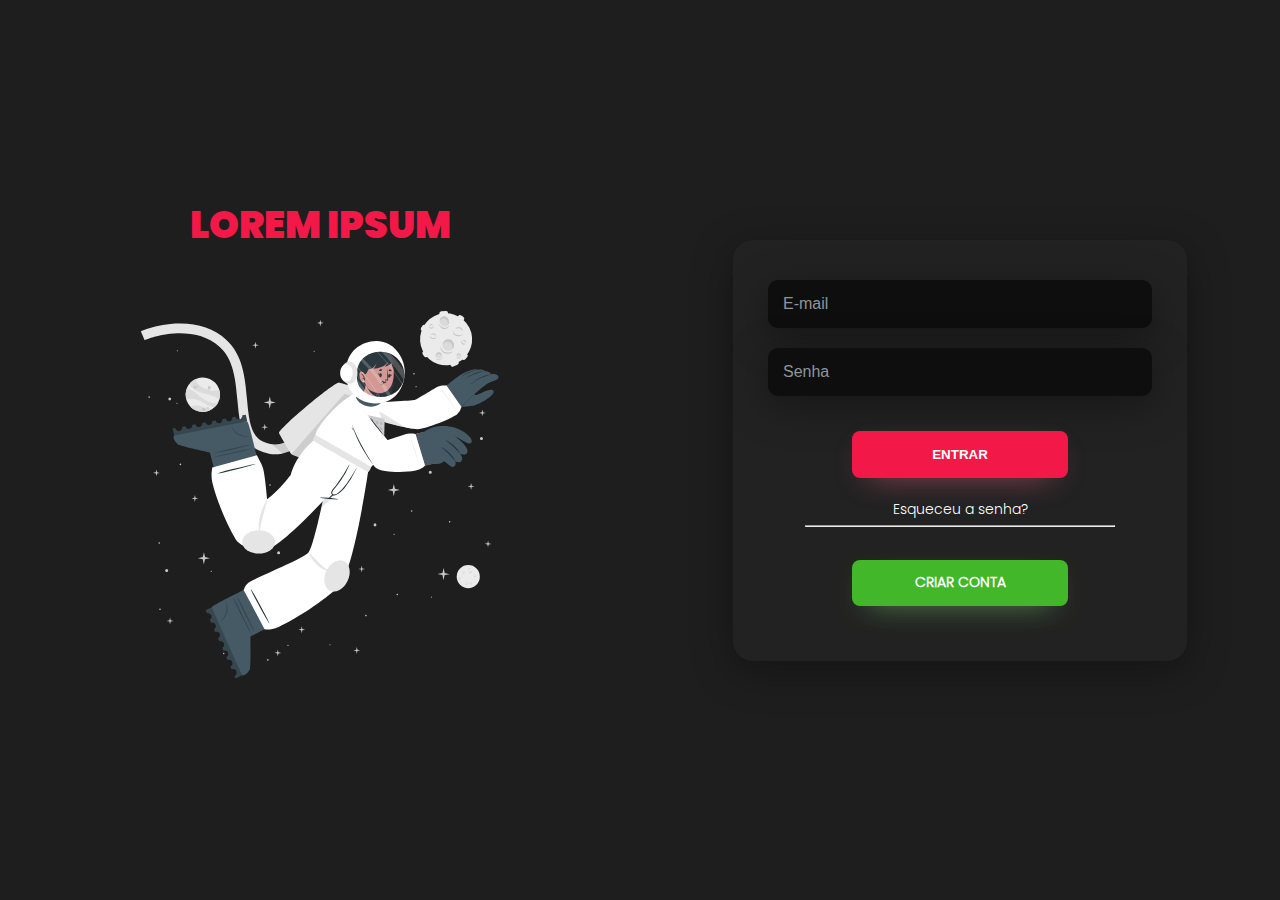
<file: loginscreen/index.html>
<!DOCTYPE html>
<html lang="pt-BR">
<head>
    <meta charset="UTF-8">
    <meta http-equiv="X-UA-Compatible" content="IE=edge">
    <meta name="viewport" content="width=device-width, initial-scale=1.0">
    <link href="./styles/mainpagestyle.css" rel="stylesheet">
    <link href="./styles/fonts.css" rel="stylesheet">
    <link href="./styles/media.css" rel="stylesheet">
    <title>Tela de Login</title>
</head>
<body>
    <div class="main-login">
        <div class="left-login">
            <h1>Lorem Ipsum</h1> 
            <img src="./components/images/astronaut-animate.svg" class="left-login-image" alt="time">
        </div>

        <div class="right-login">
            <div class="card-login">
                <!--<h1>LOGIN</h1> -->
                <div class="textfield">
                    <input type="text" name="usuario" placeholder="E-mail">
                </div>
                
                <div class="textfield">
                    <input type="password" name="senha" placeholder="Senha">
                </div>

                <button class="btn-login">Entrar</button>
                <a href="newpassword.html" class="new-password">Esqueceu a senha?</a>
                <hr><!-- Para inserir linha, ver css -->
                <a class="btn-register" href="paginaderegistro.html">Criar conta</a>

            </div>           
        </div>
    </div>
</body>
</html>
</file>
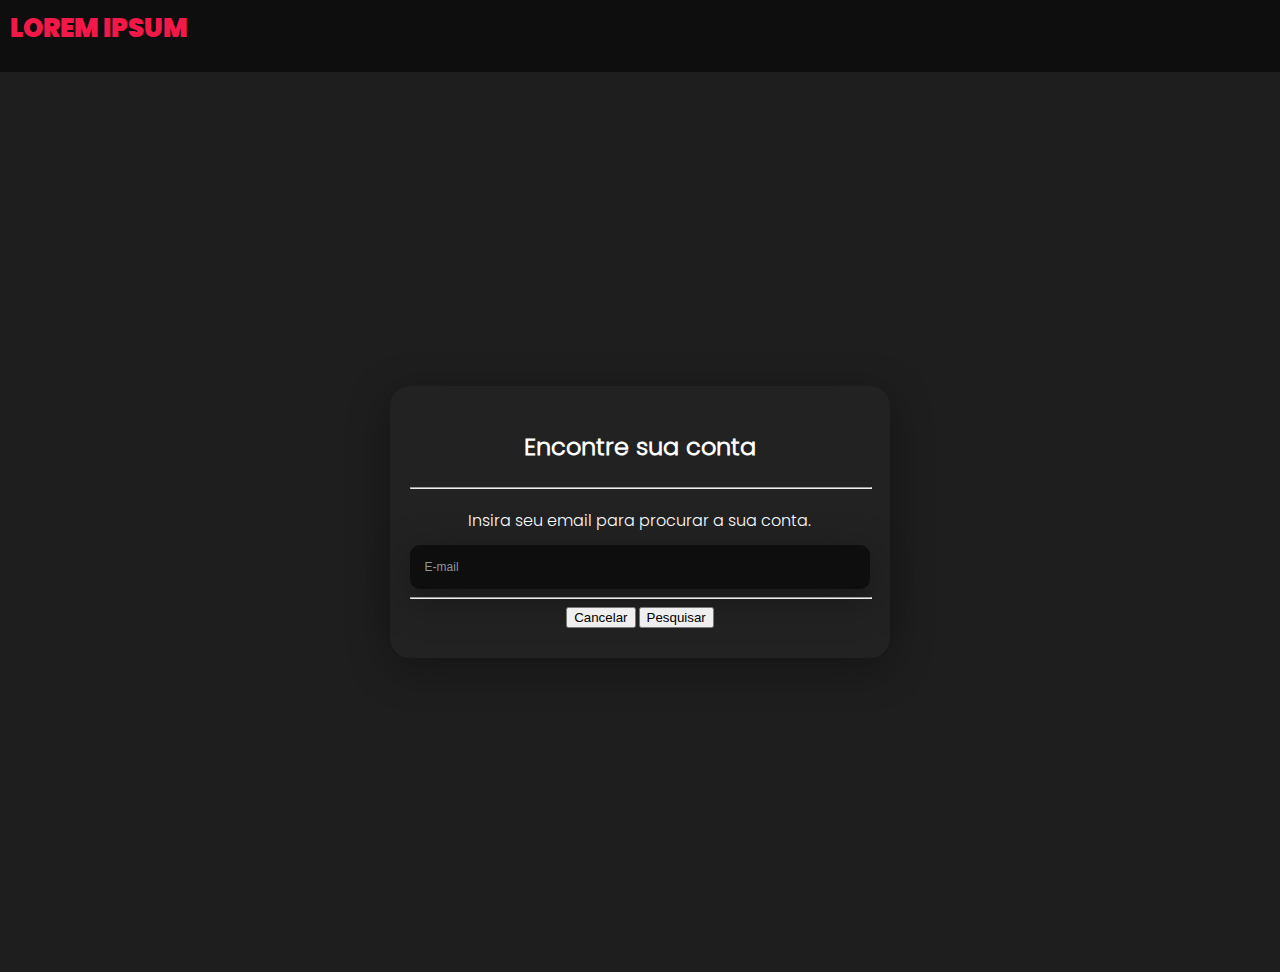
<file: loginscreen/newpassword.html>
<!DOCTYPE html>
<html lang="pt-BR">
<head>
    <meta charset="UTF-8">
    <meta http-equiv="X-UA-Compatible" content="IE=edge">
    <meta name="viewport" content="width=device-width, initial-scale=1.0">
    <link href="./styles/novasenhastyle.css" rel="stylesheet">
    <link href="./styles/fonts.css" rel="stylesheet">
    <link href="./styles/media.css" rel="stylesheet">
    <title>Esqueci a senha</title>
</head>
<body>

    <div class="banner-logo">
        <h1>lorem ipsum</h1>

    </div>

    <main class="tela-alterar-senha">

        <div class="card-nova-senha">

            <h2>Encontre sua conta</h2>
            <hr>
             <p>	
             Insira seu email para procurar a sua conta.
             </p>
        
            <div class="textfield">
             <input type="email" name="email" placeholder="E-mail">
            </div>

            <hr>
            <div class="btns">
            <a class="cancelar-btn" href="index.html"><button>Cancelar</button></a>
            <a class="pesquisar-btn" href="#"><button>Pesquisar</button></a>
            </div>

        </div>
    </main>

</body>
</html>
</file>
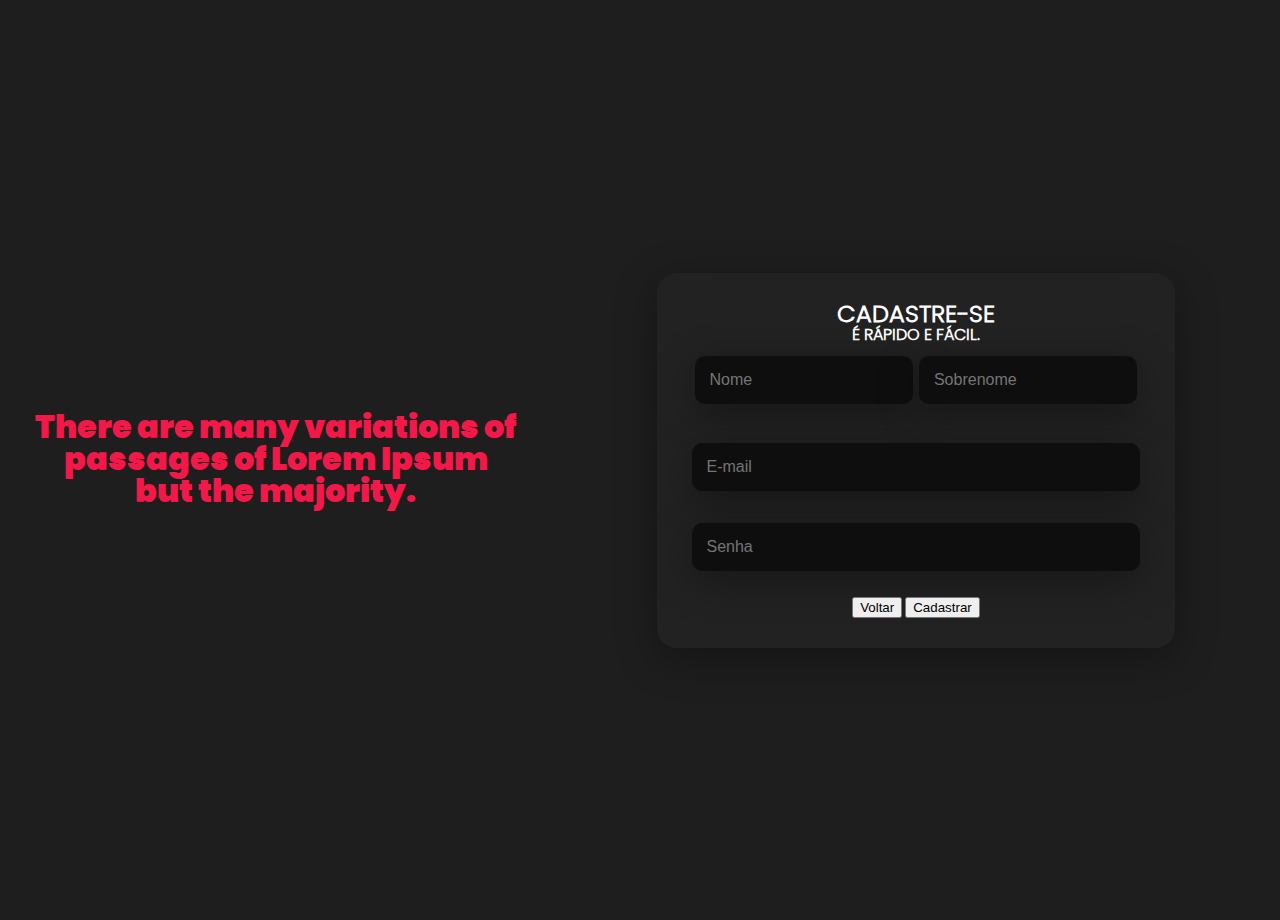
<file: loginscreen/paginaderegistro.html>
<!DOCTYPE html>
<html lang="pt-BR">
<head>
    <meta charset="UTF-8">
    <meta http-equiv="X-UA-Compatible" content="IE=edge">
    <meta name="viewport" content="width=device-width, initial-scale=1.0">
    <link href="./styles/registrostyle.css" rel="stylesheet">
    <link href="./styles/fonts.css" rel="stylesheet">
    <link href="./styles/media.css" rel="stylesheet">
    <title>Crie sua conta agora</title>
</head>
<body>
    <div class="tela-de-registro">
        <div class="lado-equerdo">
            <h1 class="titulo">There are many variations of passages of Lorem Ipsum<br>but the majority.</h1>
        </div>

        <div class="lado-direito">
            <div class="card-direito">

            <h2>Cadastre-se</h2>
            <h3>É rápido e fácil.</h3>

            <div class="textfield">
                <input type="text" name="nome" placeholder="Nome">
                <input type="text" name="sobrenome" placeholder="Sobrenome">
            </div>

            <div class="textfield2">
                <input type="email" name="email" placeholder="E-mail">
                <input type="password" name="senha" placeholder="Senha">
            </div>

            <div>
            <a href="index.html"><button>Voltar</button></a>
            <a href="index.html"><button>Cadastrar</button></a>
            </div>

        </div>
      </div>
    </div>
</body>
</html>
</file>
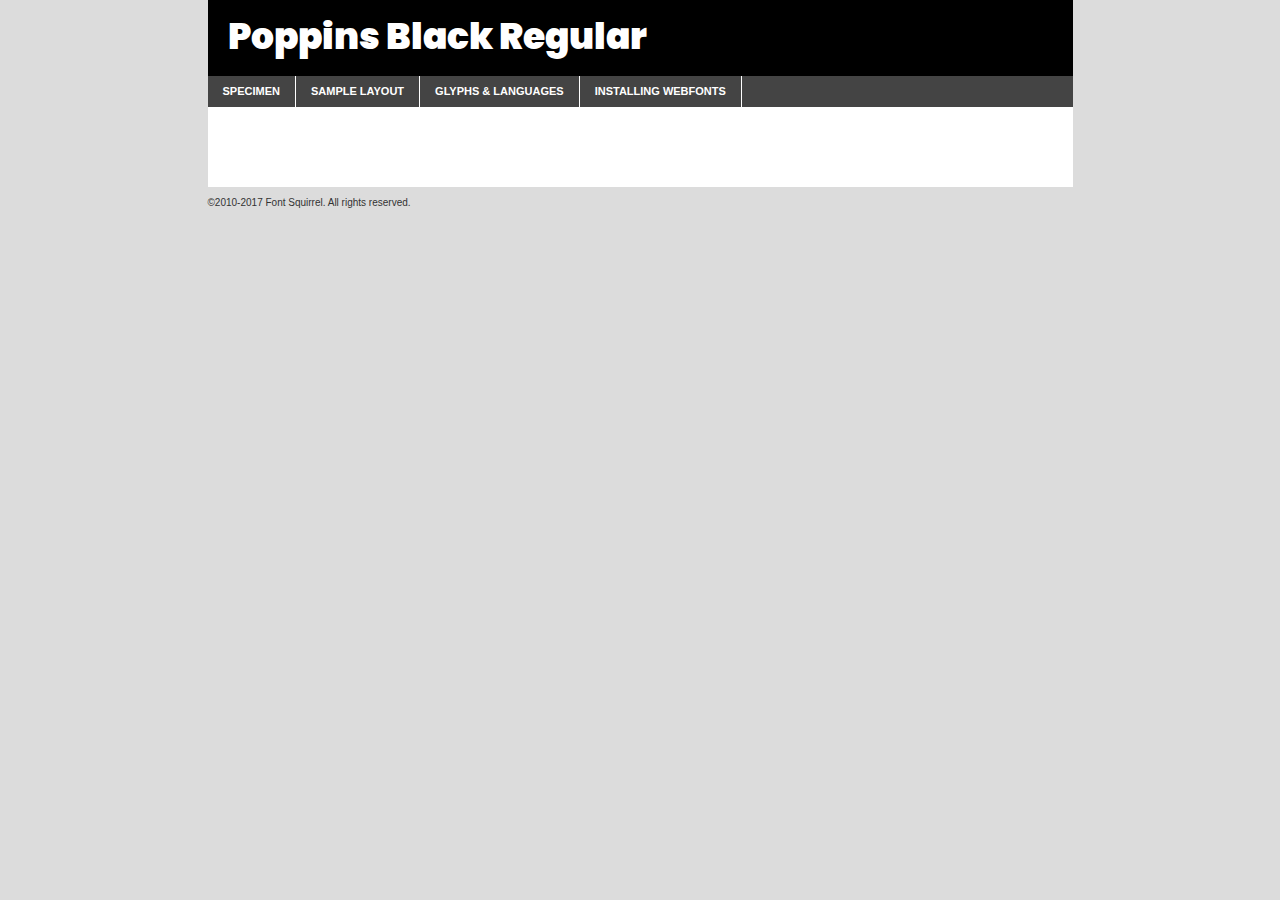
<file: loginscreen/components/fonts/poppins-black-demo.html>
<!DOCTYPE html PUBLIC "-//W3C//DTD XHTML 1.0 Transitional//EN"
	"http://www.w3.org/TR/xhtml1/DTD/xhtml1-transitional.dtd">

<html xmlns="http://www.w3.org/1999/xhtml" xml:lang="en" lang="en">
<head>
	<meta http-equiv="Content-Type" content="text/html; charset=utf-8" />
	<script src="http://ajax.googleapis.com/ajax/libs/jquery/1.7.2/jquery.min.js" type="text/javascript" charset="utf-8"></script>
	<script type="text/javascript">
	(function($){$.fn.easyTabs=function(option){var param=jQuery.extend({fadeSpeed:"fast",defaultContent:1,activeClass:'active'},option);$(this).each(function(){var thisId="#"+this.id;if(param.defaultContent==''){param.defaultContent=1;}
	if(typeof param.defaultContent=="number")
	{var defaultTab=$(thisId+" .tabs li:eq("+(param.defaultContent-1)+") a").attr('href').substr(1);}else{var defaultTab=param.defaultContent;}
	$(thisId+" .tabs li a").each(function(){var tabToHide=$(this).attr('href').substr(1);$("#"+tabToHide).addClass('easytabs-tab-content');});hideAll();changeContent(defaultTab);function hideAll(){$(thisId+" .easytabs-tab-content").hide();}
	function changeContent(tabId){hideAll();$(thisId+" .tabs li").removeClass(param.activeClass);$(thisId+" .tabs li a[href=#"+tabId+"]").closest('li').addClass(param.activeClass);if(param.fadeSpeed!="none")
	{$(thisId+" #"+tabId).fadeIn(param.fadeSpeed);}else{$(thisId+" #"+tabId).show();}}
	$(thisId+" .tabs li").click(function(){var tabId=$(this).find('a').attr('href').substr(1);changeContent(tabId);return false;});});}})(jQuery);
	</script>
	<link rel="stylesheet" href="specimen_files/specimen_stylesheet.css" type="text/css" charset="utf-8" />
	<link rel="stylesheet" href="stylesheet.css" type="text/css" charset="utf-8" />

	<style type="text/css">
					body{
				font-family: 'poppinsblack';
							}
		</style>

	<title>Poppins Black Regular Specimen</title>
	
	
	<script type="text/javascript" charset="utf-8">
		$(document).ready(function() {
			$('#container').easyTabs({defaultContent:1});
		});
	</script>
</head>

<body>
<div id="container">
	<div id="header">
		Poppins Black Regular	</div>
	<ul class="tabs">
		<li><a href="#specimen">Specimen</a></li>
		<li><a href="#layout">Sample Layout</a></li>
				<li><a href="#glyphs">Glyphs &amp; Languages</a></li>
		<li><a href="#installing">Installing Webfonts</a></li>
		
	</ul>
	
	<div id="main_content">

		
			<div id="specimen">
		
				<div class="section">
					<div class="grid12 firstcol">
						<div class="huge">AaBb</div>
					</div>
				</div>
		
				<div class="section">
					<div class="glyph_range">A&#x200B;B&#x200b;C&#x200b;D&#x200b;E&#x200b;F&#x200b;G&#x200b;H&#x200b;I&#x200b;J&#x200b;K&#x200b;L&#x200b;M&#x200b;N&#x200b;O&#x200b;P&#x200b;Q&#x200b;R&#x200b;S&#x200b;T&#x200b;U&#x200b;V&#x200b;W&#x200b;X&#x200b;Y&#x200b;Z&#x200b;a&#x200b;b&#x200b;c&#x200b;d&#x200b;e&#x200b;f&#x200b;g&#x200b;h&#x200b;i&#x200b;j&#x200b;k&#x200b;l&#x200b;m&#x200b;n&#x200b;o&#x200b;p&#x200b;q&#x200b;r&#x200b;s&#x200b;t&#x200b;u&#x200b;v&#x200b;w&#x200b;x&#x200b;y&#x200b;z&#x200b;1&#x200b;2&#x200b;3&#x200b;4&#x200b;5&#x200b;6&#x200b;7&#x200b;8&#x200b;9&#x200b;0&#x200b;&amp;&#x200b;.&#x200b;,&#x200b;?&#x200b;!&#x200b;&#64;&#x200b;(&#x200b;)&#x200b;#&#x200b;$&#x200b;%&#x200b;*&#x200b;+&#x200b;-&#x200b;=&#x200b;:&#x200b;;</div>
				</div>
				<div class="section">
					<div class="grid12 firstcol">
						<table class="sample_table">
							<tr><td>10</td><td class="size10">abcdefghijklmnopqrstuvwxyzABCDEFGHIJKLMNOPQRSTUVWXYZ0123456789abcdefghijklmnopqrstuvwxyzABCDEFGHIJKLMNOPQRSTUVWXYZ0123456789abcdefghijklmnopqrstuvwxyzABCDEFGHIJKLMNOPQRSTUVWXYZ</td></tr>
							<tr><td>11</td><td class="size11">abcdefghijklmnopqrstuvwxyzABCDEFGHIJKLMNOPQRSTUVWXYZ0123456789abcdefghijklmnopqrstuvwxyzABCDEFGHIJKLMNOPQRSTUVWXYZ0123456789abcdefghijklmnopqrstuvwxyzABCDEFGHIJKLMNOPQRSTUVWXYZ</td></tr>
							<tr><td>12</td><td class="size12">abcdefghijklmnopqrstuvwxyzABCDEFGHIJKLMNOPQRSTUVWXYZ0123456789abcdefghijklmnopqrstuvwxyzABCDEFGHIJKLMNOPQRSTUVWXYZ0123456789abcdefghijklmnopqrstuvwxyzABCDEFGHIJKLMNOPQRSTUVWXYZ</td></tr>
							<tr><td>13</td><td class="size13">abcdefghijklmnopqrstuvwxyzABCDEFGHIJKLMNOPQRSTUVWXYZ0123456789abcdefghijklmnopqrstuvwxyzABCDEFGHIJKLMNOPQRSTUVWXYZ0123456789abcdefghijklmnopqrstuvwxyzABCDEFGHIJKLMNOPQRSTUVWXYZ</td></tr>
							<tr><td>14</td><td class="size14">abcdefghijklmnopqrstuvwxyzABCDEFGHIJKLMNOPQRSTUVWXYZ0123456789abcdefghijklmnopqrstuvwxyzABCDEFGHIJKLMNOPQRSTUVWXYZ0123456789abcdefghijklmnopqrstuvwxyzABCDEFGHIJKLMNOPQRSTUVWXYZ</td></tr>
							<tr><td>16</td><td class="size16">abcdefghijklmnopqrstuvwxyzABCDEFGHIJKLMNOPQRSTUVWXYZ0123456789abcdefghijklmnopqrstuvwxyzABCDEFGHIJKLMNOPQRSTUVWXYZ</td></tr>
							<tr><td>18</td><td class="size18">abcdefghijklmnopqrstuvwxyzABCDEFGHIJKLMNOPQRSTUVWXYZ0123456789abcdefghijklmnopqrstuvwxyzABCDEFGHIJKLMNOPQRSTUVWXYZ</td></tr>
							<tr><td>20</td><td class="size20">abcdefghijklmnopqrstuvwxyzABCDEFGHIJKLMNOPQRSTUVWXYZ0123456789abcdefghijklmnopqrstuvwxyzABCDEFGHIJKLMNOPQRSTUVWXYZ</td></tr>
							<tr><td>24</td><td class="size24">abcdefghijklmnopqrstuvwxyzABCDEFGHIJKLMNOPQRSTUVWXYZ0123456789abcdefghijklmnopqrstuvwxyzABCDEFGHIJKLMNOPQRSTUVWXYZ</td></tr>
							<tr><td>30</td><td class="size30">abcdefghijklmnopqrstuvwxyzABCDEFGHIJKLMNOPQRSTUVWXYZ0123456789abcdefghijklmnopqrstuvwxyzABCDEFGHIJKLMNOPQRSTUVWXYZ</td></tr>
							<tr><td>36</td><td class="size36">abcdefghijklmnopqrstuvwxyzABCDEFGHIJKLMNOPQRSTUVWXYZ0123456789abcdefghijklmnopqrstuvwxyzABCDEFGHIJKLMNOPQRSTUVWXYZ</td></tr>
							<tr><td>48</td><td class="size48">abcdefghijklmnopqrstuvwxyzABCDEFGHIJKLMNOPQRSTUVWXYZ0123456789abcdefghijklmnopqrstuvwxyzABCDEFGHIJKLMNOPQRSTUVWXYZ</td></tr>
							<tr><td>60</td><td class="size60">abcdefghijklmnopqrstuvwxyzABCDEFGHIJKLMNOPQRSTUVWXYZ0123456789abcdefghijklmnopqrstuvwxyzABCDEFGHIJKLMNOPQRSTUVWXYZ</td></tr>
							<tr><td>72</td><td class="size72">abcdefghijklmnopqrstuvwxyzABCDEFGHIJKLMNOPQRSTUVWXYZ0123456789abcdefghijklmnopqrstuvwxyzABCDEFGHIJKLMNOPQRSTUVWXYZ</td></tr>
							<tr><td>90</td><td class="size90">abcdefghijklmnopqrstuvwxyzABCDEFGHIJKLMNOPQRSTUVWXYZ0123456789abcdefghijklmnopqrstuvwxyzABCDEFGHIJKLMNOPQRSTUVWXYZ</td></tr>
						</table>
				
					</div>
			
				</div>
		
		
		
								<div class="section" id="bodycomparison">


										<div id="xheight">
				<div class="fontbody">&#x25FC;&#x25FC;&#x25FC;&#x25FC;&#x25FC;&#x25FC;&#x25FC;&#x25FC;&#x25FC;&#x25FC;&#x25FC;&#x25FC;&#x25FC;&#x25FC;&#x25FC;&#x25FC;&#x25FC;&#x25FC;&#x25FC;&#x25FC;&#x25FC;&#x25FC;&#x25FC;&#x25FC;&#x25FC;&#x25FC;&#x25FC;&#x25FC;&#x25FC;&#x25FC;&#x25FC;&#x25FC;&#x25FC;&#x25FC;&#x25FC;&#x25FC;&#x25FC;&#x25FC;&#x25FC;&#x25FC;&#x25FC;&#x25FC;&#x25FC;&#x25FC;&#x25FC;&#x25FC;&#x25FC;&#x25FC;&#x25FC;&#x25FC;&#x25FC;&#x25FC;&#x25FC;&#x25FC;&#x25FC;&#x25FC;&#x25FC;&#x25FC;&#x25FC;&#x25FC;&#x25FC;&#x25FC;&#x25FC;&#x25FC;&#x25FC;&#x25FC;&#x25FC;&#x25FC;&#x25FC;&#x25FC;&#x25FC;&#x25FC;&#x25FC;&#x25FC;&#x25FC;&#x25FC;&#x25FC;&#x25FC;&#x25FC;&#x25FC;&#x25FC;&#x25FC;&#x25FC;&#x25FC;&#x25FC;&#x25FC;&#x25FC;&#x25FC;&#x25FC;&#x25FC;&#x25FC;&#x25FC;&#x25FC;&#x25FC;&#x25FC;&#x25FC;&#x25FC;&#x25FC;&#x25FC;body</div><div class="arialbody">body</div><div class="verdanabody">body</div><div class="georgiabody">body</div></div>
										<div class="fontbody" style="z-index:1">
											body<span>Poppins Black Regular</span>
										</div>
										<div class="arialbody" style="z-index:1">
											body<span>Arial</span>
										</div>
										<div class="verdanabody" style="z-index:1">
											body<span>Verdana</span>
										</div>
										<div class="georgiabody" style="z-index:1">
											body<span>Georgia</span>
										</div>



								</div>
		
		
				<div class="section psample psample_row1" id="">
					
					<div class="grid2 firstcol">
						<p class="size10"><span>10.</span>Aenean lacinia bibendum nulla sed consectetur. Fusce dapibus, tellus ac cursus commodo, tortor mauris condimentum nibh, ut fermentum massa justo sit amet risus. Nullam id dolor id nibh ultricies vehicula ut id elit. Cum sociis natoque penatibus et magnis dis parturient montes, nascetur ridiculus mus. Nulla vitae elit libero, a pharetra augue.</p>
			
					</div>
					<div class="grid3">
						<p class="size11"><span>11.</span>Aenean lacinia bibendum nulla sed consectetur. Fusce dapibus, tellus ac cursus commodo, tortor mauris condimentum nibh, ut fermentum massa justo sit amet risus. Nullam id dolor id nibh ultricies vehicula ut id elit. Cum sociis natoque penatibus et magnis dis parturient montes, nascetur ridiculus mus. Nulla vitae elit libero, a pharetra augue.</p>
			
					</div>
					<div class="grid3">
						<p class="size12"><span>12.</span>Aenean lacinia bibendum nulla sed consectetur. Fusce dapibus, tellus ac cursus commodo, tortor mauris condimentum nibh, ut fermentum massa justo sit amet risus. Nullam id dolor id nibh ultricies vehicula ut id elit. Cum sociis natoque penatibus et magnis dis parturient montes, nascetur ridiculus mus. Nulla vitae elit libero, a pharetra augue.</p>
			
					</div>
					<div class="grid4">
						<p class="size13"><span>13.</span>Aenean lacinia bibendum nulla sed consectetur. Fusce dapibus, tellus ac cursus commodo, tortor mauris condimentum nibh, ut fermentum massa justo sit amet risus. Nullam id dolor id nibh ultricies vehicula ut id elit. Cum sociis natoque penatibus et magnis dis parturient montes, nascetur ridiculus mus. Nulla vitae elit libero, a pharetra augue.</p>
			
					</div>
					<div class="white_blend"></div>
					
				</div>
				<div class="section psample psample_row2" id="">
					<div class="grid3 firstcol">
						<p class="size14"><span>14.</span>Aenean lacinia bibendum nulla sed consectetur. Fusce dapibus, tellus ac cursus commodo, tortor mauris condimentum nibh, ut fermentum massa justo sit amet risus. Nullam id dolor id nibh ultricies vehicula ut id elit. Cum sociis natoque penatibus et magnis dis parturient montes, nascetur ridiculus mus. Nulla vitae elit libero, a pharetra augue.</p>
			
					</div>
					<div class="grid4">
						<p class="size16"><span>16.</span>Aenean lacinia bibendum nulla sed consectetur. Fusce dapibus, tellus ac cursus commodo, tortor mauris condimentum nibh, ut fermentum massa justo sit amet risus. Nullam id dolor id nibh ultricies vehicula ut id elit. Cum sociis natoque penatibus et magnis dis parturient montes, nascetur ridiculus mus. Nulla vitae elit libero, a pharetra augue.</p>
			
					</div>
					<div class="grid5">
						<p class="size18"><span>18.</span>Aenean lacinia bibendum nulla sed consectetur. Fusce dapibus, tellus ac cursus commodo, tortor mauris condimentum nibh, ut fermentum massa justo sit amet risus. Nullam id dolor id nibh ultricies vehicula ut id elit. Cum sociis natoque penatibus et magnis dis parturient montes, nascetur ridiculus mus. Nulla vitae elit libero, a pharetra augue.</p>
			
					</div>

					<div class="white_blend"></div>

				</div>
				
				<div class="section psample psample_row3" id="">
					<div class="grid5 firstcol">
						<p class="size20"><span>20.</span>Aenean lacinia bibendum nulla sed consectetur. Fusce dapibus, tellus ac cursus commodo, tortor mauris condimentum nibh, ut fermentum massa justo sit amet risus. Nullam id dolor id nibh ultricies vehicula ut id elit. Cum sociis natoque penatibus et magnis dis parturient montes, nascetur ridiculus mus. Nulla vitae elit libero, a pharetra augue.</p>
					</div>
					<div class="grid7">
						<p class="size24"><span>24.</span>Aenean lacinia bibendum nulla sed consectetur. Fusce dapibus, tellus ac cursus commodo, tortor mauris condimentum nibh, ut fermentum massa justo sit amet risus. Nullam id dolor id nibh ultricies vehicula ut id elit. Cum sociis natoque penatibus et magnis dis parturient montes, nascetur ridiculus mus. Nulla vitae elit libero, a pharetra augue.</p>
					</div>
					
					<div class="white_blend"></div>
					
				</div>
				
				<div class="section psample psample_row4" id="">
					<div class="grid12 firstcol">
						<p class="size30"><span>30.</span>Aenean lacinia bibendum nulla sed consectetur. Fusce dapibus, tellus ac cursus commodo, tortor mauris condimentum nibh, ut fermentum massa justo sit amet risus. Nullam id dolor id nibh ultricies vehicula ut id elit. Cum sociis natoque penatibus et magnis dis parturient montes, nascetur ridiculus mus. Nulla vitae elit libero, a pharetra augue.</p>
					</div>
					<div class="white_blend"></div>
					
				</div>
				
				
				
				<div class="section psample psample_row1 fullreverse">
					<div class="grid2 firstcol">
						<p class="size10"><span>10.</span>Aenean lacinia bibendum nulla sed consectetur. Fusce dapibus, tellus ac cursus commodo, tortor mauris condimentum nibh, ut fermentum massa justo sit amet risus. Nullam id dolor id nibh ultricies vehicula ut id elit. Cum sociis natoque penatibus et magnis dis parturient montes, nascetur ridiculus mus. Nulla vitae elit libero, a pharetra augue.</p>
			
					</div>
					<div class="grid3">
						<p class="size11"><span>11.</span>Aenean lacinia bibendum nulla sed consectetur. Fusce dapibus, tellus ac cursus commodo, tortor mauris condimentum nibh, ut fermentum massa justo sit amet risus. Nullam id dolor id nibh ultricies vehicula ut id elit. Cum sociis natoque penatibus et magnis dis parturient montes, nascetur ridiculus mus. Nulla vitae elit libero, a pharetra augue.</p>
			
					</div>
					<div class="grid3">
						<p class="size12"><span>12.</span>Aenean lacinia bibendum nulla sed consectetur. Fusce dapibus, tellus ac cursus commodo, tortor mauris condimentum nibh, ut fermentum massa justo sit amet risus. Nullam id dolor id nibh ultricies vehicula ut id elit. Cum sociis natoque penatibus et magnis dis parturient montes, nascetur ridiculus mus. Nulla vitae elit libero, a pharetra augue.</p>
			
					</div>
					<div class="grid4">
						<p class="size13"><span>13.</span>Aenean lacinia bibendum nulla sed consectetur. Fusce dapibus, tellus ac cursus commodo, tortor mauris condimentum nibh, ut fermentum massa justo sit amet risus. Nullam id dolor id nibh ultricies vehicula ut id elit. Cum sociis natoque penatibus et magnis dis parturient montes, nascetur ridiculus mus. Nulla vitae elit libero, a pharetra augue.</p>
			
					</div>
					<div class="black_blend"></div>
					
				</div>
				
				<div class="section psample psample_row2 fullreverse">
					<div class="grid3 firstcol">
						<p class="size14"><span>14.</span>Aenean lacinia bibendum nulla sed consectetur. Fusce dapibus, tellus ac cursus commodo, tortor mauris condimentum nibh, ut fermentum massa justo sit amet risus. Nullam id dolor id nibh ultricies vehicula ut id elit. Cum sociis natoque penatibus et magnis dis parturient montes, nascetur ridiculus mus. Nulla vitae elit libero, a pharetra augue.</p>
			
					</div>
					<div class="grid4">
						<p class="size16"><span>16.</span>Aenean lacinia bibendum nulla sed consectetur. Fusce dapibus, tellus ac cursus commodo, tortor mauris condimentum nibh, ut fermentum massa justo sit amet risus. Nullam id dolor id nibh ultricies vehicula ut id elit. Cum sociis natoque penatibus et magnis dis parturient montes, nascetur ridiculus mus. Nulla vitae elit libero, a pharetra augue.</p>
			
					</div>
					<div class="grid5">
						<p class="size18"><span>18.</span>Aenean lacinia bibendum nulla sed consectetur. Fusce dapibus, tellus ac cursus commodo, tortor mauris condimentum nibh, ut fermentum massa justo sit amet risus. Nullam id dolor id nibh ultricies vehicula ut id elit. Cum sociis natoque penatibus et magnis dis parturient montes, nascetur ridiculus mus. Nulla vitae elit libero, a pharetra augue.</p>
			
					</div>
					<div class="black_blend"></div>

				</div>
				
				<div class="section psample fullreverse psample_row3" id="">
					<div class="grid5 firstcol">
						<p class="size20"><span>20.</span>Aenean lacinia bibendum nulla sed consectetur. Fusce dapibus, tellus ac cursus commodo, tortor mauris condimentum nibh, ut fermentum massa justo sit amet risus. Nullam id dolor id nibh ultricies vehicula ut id elit. Cum sociis natoque penatibus et magnis dis parturient montes, nascetur ridiculus mus. Nulla vitae elit libero, a pharetra augue.</p>
					</div>
					<div class="grid7">
						<p class="size24"><span>24.</span>Aenean lacinia bibendum nulla sed consectetur. Fusce dapibus, tellus ac cursus commodo, tortor mauris condimentum nibh, ut fermentum massa justo sit amet risus. Nullam id dolor id nibh ultricies vehicula ut id elit. Cum sociis natoque penatibus et magnis dis parturient montes, nascetur ridiculus mus. Nulla vitae elit libero, a pharetra augue.</p>
					</div>
					
					<div class="black_blend"></div>
					
				</div>
				
				<div class="section psample fullreverse psample_row4" id="" style="border-bottom: 20px #000 solid;">
					<div class="grid12 firstcol">
						<p class="size30"><span>30.</span>Aenean lacinia bibendum nulla sed consectetur. Fusce dapibus, tellus ac cursus commodo, tortor mauris condimentum nibh, ut fermentum massa justo sit amet risus. Nullam id dolor id nibh ultricies vehicula ut id elit. Cum sociis natoque penatibus et magnis dis parturient montes, nascetur ridiculus mus. Nulla vitae elit libero, a pharetra augue.</p>
					</div>
					<div class="black_blend"></div>
					
				</div>
				
				
				
				
			</div>
			
			<div id="layout">
				
				<div class="section">
					
					<div class="grid12 firstcol">
						<h1>Lorem Ipsum Dolor</h1>
						<h2>Etiam porta sem malesuada magna mollis euismod</h2>
						
						<p class="byline">By <a href="#link">Aenean Lacinia</a></p>
					</div>
				</div>
				<div class="section">
					<div class="grid8 firstcol">
						<p class="large">Donec sed odio dui. Morbi leo risus, porta ac consectetur ac, vestibulum at eros. Fusce dapibus, tellus ac cursus commodo, tortor mauris condimentum nibh, ut fermentum massa justo sit amet risus. </p>

						
						<h3>Pellentesque ornare sem</h3>

						<p>Maecenas sed diam eget risus varius blandit sit amet non magna. Maecenas faucibus mollis interdum. Donec ullamcorper nulla non metus auctor fringilla. Nullam id dolor id nibh ultricies vehicula ut id elit. Nullam id dolor id nibh ultricies vehicula ut id elit. </p>

						<p>Aenean eu leo quam. Pellentesque ornare sem lacinia quam venenatis vestibulum. Lorem ipsum dolor sit amet, consectetur adipiscing elit. Cum sociis natoque penatibus et magnis dis parturient montes, nascetur ridiculus mus. </p>

						<p>Nulla vitae elit libero, a pharetra augue. Praesent commodo cursus magna, vel scelerisque nisl consectetur et. Aenean lacinia bibendum nulla sed consectetur. </p>

						<p>Nullam quis risus eget urna mollis ornare vel eu leo. Nullam quis risus eget urna mollis ornare vel eu leo. Maecenas sed diam eget risus varius blandit sit amet non magna. Donec ullamcorper nulla non metus auctor fringilla. </p>

						<h3>Cras mattis consectetur</h3>

						<p>Aenean eu leo quam. Pellentesque ornare sem lacinia quam venenatis vestibulum. Aenean lacinia bibendum nulla sed consectetur. Integer posuere erat a ante venenatis dapibus posuere velit aliquet. Cras mattis consectetur purus sit amet fermentum. </p>

						<p>Nullam id dolor id nibh ultricies vehicula ut id elit. Nullam quis risus eget urna mollis ornare vel eu leo. Cras mattis consectetur purus sit amet fermentum.</p>
					</div>
					
					<div class="grid4 sidebar">
						
						<div class="box reverse">
							<p class="last">Nullam quis risus eget urna mollis ornare vel eu leo. Donec ullamcorper nulla non metus auctor fringilla. Cras mattis consectetur purus sit amet fermentum. Sed posuere consectetur est at lobortis. Lorem ipsum dolor sit amet, consectetur adipiscing elit. </p>
						</div>
						
						<p class="caption">Maecenas sed diam eget risus varius.</p>

						<p>Vestibulum id ligula porta felis euismod semper. Integer posuere erat a ante venenatis dapibus posuere velit aliquet. Vestibulum id ligula porta felis euismod semper. Sed posuere consectetur est at lobortis. Maecenas sed diam eget risus varius blandit sit amet non magna. Fusce dapibus, tellus ac cursus commodo, tortor mauris condimentum nibh, ut fermentum massa justo sit amet risus. </p>

					

						<p>Duis mollis, est non commodo luctus, nisi erat porttitor ligula, eget lacinia odio sem nec elit. Aenean lacinia bibendum nulla sed consectetur. Vivamus sagittis lacus vel augue laoreet rutrum faucibus dolor auctor. Aenean lacinia bibendum nulla sed consectetur. Nullam quis risus eget urna mollis ornare vel eu leo. </p>

						<p>Praesent commodo cursus magna, vel scelerisque nisl consectetur et. Donec ullamcorper nulla non metus auctor fringilla. Maecenas faucibus mollis interdum. Fusce dapibus, tellus ac cursus commodo, tortor mauris condimentum nibh, ut fermentum massa justo sit amet risus. </p>

					</div>
				</div>
				
			</div>


			



		<div id="glyphs">
			<div class="section">
				<div class="grid12 firstcol">
			
				<h1>Language Support</h1>
				<p>The subset of Poppins Black Regular in this kit supports the following languages:<br />
			
					Albanian, Basque, Breton, Chamorro, Danish, Dutch, English, Faroese, Finnish, French, Frisian, Galician, German, Icelandic, Italian, Malagasy, Norwegian, Portuguese, Spanish, Alsatian, Aragonese, Arapaho, Arrernte, Asturian, Aymara, Bislama, Cebuano, Corsican, Fijian, French_creole, Genoese, Gilbertese, Greenlandic, Haitian_creole, Hiligaynon, Hmong, Hopi, Ibanag, Iloko_ilokano, Indonesian, Interglossa_glosa, Interlingua, Irish_gaelic, Jerriais, Lojban, Lombard, Luxembourgeois, Manx, Mohawk, Norfolk_pitcairnese, Occitan, Oromo, Pangasinan, Papiamento, Piedmontese, Potawatomi, Rhaeto-romance, Romansh, Rotokas, Sami_lule, Samoan, Sardinian, Scots_gaelic, Seychelles_creole, Shona, Sicilian, Somali, Southern_ndebele, Swahili, Swati_swazi, Tagalog_filipino_pilipino, Tetum, Tok_pisin, Uyghur_latinized, Volapuk, Walloon, Warlpiri, Xhosa, Yapese, Zulu, Latinbasic, Ubasic, Demo				</p>
				<h1>Glyph Chart</h1>
				<p>The subset of Poppins Black Regular in this kit includes all the glyphs listed below. Unicode entities are included above each glyph to help you insert individual characters into your layout.</p>
				<div id="glyph_chart">
			
																														 <div><p>&amp;#13;</p>&#13;</div>
																				 <div><p>&amp;#32;</p>&#32;</div>
																				 <div><p>&amp;#33;</p>&#33;</div>
																				 <div><p>&amp;#34;</p>&#34;</div>
																				 <div><p>&amp;#35;</p>&#35;</div>
																				 <div><p>&amp;#36;</p>&#36;</div>
																				 <div><p>&amp;#37;</p>&#37;</div>
																				 <div><p>&amp;#38;</p>&#38;</div>
																				 <div><p>&amp;#39;</p>&#39;</div>
																				 <div><p>&amp;#40;</p>&#40;</div>
																				 <div><p>&amp;#41;</p>&#41;</div>
																				 <div><p>&amp;#42;</p>&#42;</div>
																				 <div><p>&amp;#43;</p>&#43;</div>
																				 <div><p>&amp;#44;</p>&#44;</div>
																				 <div><p>&amp;#45;</p>&#45;</div>
																				 <div><p>&amp;#46;</p>&#46;</div>
																				 <div><p>&amp;#47;</p>&#47;</div>
																				 <div><p>&amp;#48;</p>&#48;</div>
																				 <div><p>&amp;#49;</p>&#49;</div>
																				 <div><p>&amp;#50;</p>&#50;</div>
																				 <div><p>&amp;#51;</p>&#51;</div>
																				 <div><p>&amp;#52;</p>&#52;</div>
																				 <div><p>&amp;#53;</p>&#53;</div>
																				 <div><p>&amp;#54;</p>&#54;</div>
																				 <div><p>&amp;#55;</p>&#55;</div>
																				 <div><p>&amp;#56;</p>&#56;</div>
																				 <div><p>&amp;#57;</p>&#57;</div>
																				 <div><p>&amp;#58;</p>&#58;</div>
																				 <div><p>&amp;#59;</p>&#59;</div>
																				 <div><p>&amp;#60;</p>&#60;</div>
																				 <div><p>&amp;#61;</p>&#61;</div>
																				 <div><p>&amp;#62;</p>&#62;</div>
																				 <div><p>&amp;#63;</p>&#63;</div>
																				 <div><p>&amp;#64;</p>&#64;</div>
																				 <div><p>&amp;#65;</p>&#65;</div>
																				 <div><p>&amp;#66;</p>&#66;</div>
																				 <div><p>&amp;#67;</p>&#67;</div>
																				 <div><p>&amp;#68;</p>&#68;</div>
																				 <div><p>&amp;#69;</p>&#69;</div>
																				 <div><p>&amp;#70;</p>&#70;</div>
																				 <div><p>&amp;#71;</p>&#71;</div>
																				 <div><p>&amp;#72;</p>&#72;</div>
																				 <div><p>&amp;#73;</p>&#73;</div>
																				 <div><p>&amp;#74;</p>&#74;</div>
																				 <div><p>&amp;#75;</p>&#75;</div>
																				 <div><p>&amp;#76;</p>&#76;</div>
																				 <div><p>&amp;#77;</p>&#77;</div>
																				 <div><p>&amp;#78;</p>&#78;</div>
																				 <div><p>&amp;#79;</p>&#79;</div>
																				 <div><p>&amp;#80;</p>&#80;</div>
																				 <div><p>&amp;#81;</p>&#81;</div>
																				 <div><p>&amp;#82;</p>&#82;</div>
																				 <div><p>&amp;#83;</p>&#83;</div>
																				 <div><p>&amp;#84;</p>&#84;</div>
																				 <div><p>&amp;#85;</p>&#85;</div>
																				 <div><p>&amp;#86;</p>&#86;</div>
																				 <div><p>&amp;#87;</p>&#87;</div>
																				 <div><p>&amp;#88;</p>&#88;</div>
																				 <div><p>&amp;#89;</p>&#89;</div>
																				 <div><p>&amp;#90;</p>&#90;</div>
																				 <div><p>&amp;#91;</p>&#91;</div>
																				 <div><p>&amp;#92;</p>&#92;</div>
																				 <div><p>&amp;#93;</p>&#93;</div>
																				 <div><p>&amp;#94;</p>&#94;</div>
																				 <div><p>&amp;#95;</p>&#95;</div>
																				 <div><p>&amp;#96;</p>&#96;</div>
																				 <div><p>&amp;#97;</p>&#97;</div>
																				 <div><p>&amp;#98;</p>&#98;</div>
																				 <div><p>&amp;#99;</p>&#99;</div>
																				 <div><p>&amp;#100;</p>&#100;</div>
																				 <div><p>&amp;#101;</p>&#101;</div>
																				 <div><p>&amp;#102;</p>&#102;</div>
																				 <div><p>&amp;#103;</p>&#103;</div>
																				 <div><p>&amp;#104;</p>&#104;</div>
																				 <div><p>&amp;#105;</p>&#105;</div>
																				 <div><p>&amp;#106;</p>&#106;</div>
																				 <div><p>&amp;#107;</p>&#107;</div>
																				 <div><p>&amp;#108;</p>&#108;</div>
																				 <div><p>&amp;#109;</p>&#109;</div>
																				 <div><p>&amp;#110;</p>&#110;</div>
																				 <div><p>&amp;#111;</p>&#111;</div>
																				 <div><p>&amp;#112;</p>&#112;</div>
																				 <div><p>&amp;#113;</p>&#113;</div>
																				 <div><p>&amp;#114;</p>&#114;</div>
																				 <div><p>&amp;#115;</p>&#115;</div>
																				 <div><p>&amp;#116;</p>&#116;</div>
																				 <div><p>&amp;#117;</p>&#117;</div>
																				 <div><p>&amp;#118;</p>&#118;</div>
																				 <div><p>&amp;#119;</p>&#119;</div>
																				 <div><p>&amp;#120;</p>&#120;</div>
																				 <div><p>&amp;#121;</p>&#121;</div>
																				 <div><p>&amp;#122;</p>&#122;</div>
																				 <div><p>&amp;#123;</p>&#123;</div>
																				 <div><p>&amp;#124;</p>&#124;</div>
																				 <div><p>&amp;#125;</p>&#125;</div>
																				 <div><p>&amp;#126;</p>&#126;</div>
																				 <div><p>&amp;#160;</p>&#160;</div>
																				 <div><p>&amp;#161;</p>&#161;</div>
																				 <div><p>&amp;#162;</p>&#162;</div>
																				 <div><p>&amp;#163;</p>&#163;</div>
																				 <div><p>&amp;#164;</p>&#164;</div>
																				 <div><p>&amp;#165;</p>&#165;</div>
																				 <div><p>&amp;#166;</p>&#166;</div>
																				 <div><p>&amp;#167;</p>&#167;</div>
																				 <div><p>&amp;#168;</p>&#168;</div>
																				 <div><p>&amp;#169;</p>&#169;</div>
																				 <div><p>&amp;#170;</p>&#170;</div>
																				 <div><p>&amp;#171;</p>&#171;</div>
																				 <div><p>&amp;#172;</p>&#172;</div>
																				 <div><p>&amp;#173;</p>&#173;</div>
																				 <div><p>&amp;#174;</p>&#174;</div>
																				 <div><p>&amp;#175;</p>&#175;</div>
																				 <div><p>&amp;#176;</p>&#176;</div>
																				 <div><p>&amp;#177;</p>&#177;</div>
																				 <div><p>&amp;#178;</p>&#178;</div>
																				 <div><p>&amp;#179;</p>&#179;</div>
																				 <div><p>&amp;#180;</p>&#180;</div>
																				 <div><p>&amp;#181;</p>&#181;</div>
																				 <div><p>&amp;#182;</p>&#182;</div>
																				 <div><p>&amp;#183;</p>&#183;</div>
																				 <div><p>&amp;#184;</p>&#184;</div>
																				 <div><p>&amp;#185;</p>&#185;</div>
																				 <div><p>&amp;#186;</p>&#186;</div>
																				 <div><p>&amp;#187;</p>&#187;</div>
																				 <div><p>&amp;#188;</p>&#188;</div>
																				 <div><p>&amp;#189;</p>&#189;</div>
																				 <div><p>&amp;#190;</p>&#190;</div>
																				 <div><p>&amp;#191;</p>&#191;</div>
																				 <div><p>&amp;#192;</p>&#192;</div>
																				 <div><p>&amp;#193;</p>&#193;</div>
																				 <div><p>&amp;#194;</p>&#194;</div>
																				 <div><p>&amp;#195;</p>&#195;</div>
																				 <div><p>&amp;#196;</p>&#196;</div>
																				 <div><p>&amp;#197;</p>&#197;</div>
																				 <div><p>&amp;#198;</p>&#198;</div>
																				 <div><p>&amp;#199;</p>&#199;</div>
																				 <div><p>&amp;#200;</p>&#200;</div>
																				 <div><p>&amp;#201;</p>&#201;</div>
																				 <div><p>&amp;#202;</p>&#202;</div>
																				 <div><p>&amp;#203;</p>&#203;</div>
																				 <div><p>&amp;#204;</p>&#204;</div>
																				 <div><p>&amp;#205;</p>&#205;</div>
																				 <div><p>&amp;#206;</p>&#206;</div>
																				 <div><p>&amp;#207;</p>&#207;</div>
																				 <div><p>&amp;#208;</p>&#208;</div>
																				 <div><p>&amp;#209;</p>&#209;</div>
																				 <div><p>&amp;#210;</p>&#210;</div>
																				 <div><p>&amp;#211;</p>&#211;</div>
																				 <div><p>&amp;#212;</p>&#212;</div>
																				 <div><p>&amp;#213;</p>&#213;</div>
																				 <div><p>&amp;#214;</p>&#214;</div>
																				 <div><p>&amp;#215;</p>&#215;</div>
																				 <div><p>&amp;#216;</p>&#216;</div>
																				 <div><p>&amp;#217;</p>&#217;</div>
																				 <div><p>&amp;#218;</p>&#218;</div>
																				 <div><p>&amp;#219;</p>&#219;</div>
																				 <div><p>&amp;#220;</p>&#220;</div>
																				 <div><p>&amp;#221;</p>&#221;</div>
																				 <div><p>&amp;#222;</p>&#222;</div>
																				 <div><p>&amp;#223;</p>&#223;</div>
																				 <div><p>&amp;#224;</p>&#224;</div>
																				 <div><p>&amp;#225;</p>&#225;</div>
																				 <div><p>&amp;#226;</p>&#226;</div>
																				 <div><p>&amp;#227;</p>&#227;</div>
																				 <div><p>&amp;#228;</p>&#228;</div>
																				 <div><p>&amp;#229;</p>&#229;</div>
																				 <div><p>&amp;#230;</p>&#230;</div>
																				 <div><p>&amp;#231;</p>&#231;</div>
																				 <div><p>&amp;#232;</p>&#232;</div>
																				 <div><p>&amp;#233;</p>&#233;</div>
																				 <div><p>&amp;#234;</p>&#234;</div>
																				 <div><p>&amp;#235;</p>&#235;</div>
																				 <div><p>&amp;#236;</p>&#236;</div>
																				 <div><p>&amp;#237;</p>&#237;</div>
																				 <div><p>&amp;#238;</p>&#238;</div>
																				 <div><p>&amp;#239;</p>&#239;</div>
																				 <div><p>&amp;#240;</p>&#240;</div>
																				 <div><p>&amp;#241;</p>&#241;</div>
																				 <div><p>&amp;#242;</p>&#242;</div>
																				 <div><p>&amp;#243;</p>&#243;</div>
																				 <div><p>&amp;#244;</p>&#244;</div>
																				 <div><p>&amp;#245;</p>&#245;</div>
																				 <div><p>&amp;#246;</p>&#246;</div>
																				 <div><p>&amp;#247;</p>&#247;</div>
																				 <div><p>&amp;#248;</p>&#248;</div>
																				 <div><p>&amp;#249;</p>&#249;</div>
																				 <div><p>&amp;#250;</p>&#250;</div>
																				 <div><p>&amp;#251;</p>&#251;</div>
																				 <div><p>&amp;#252;</p>&#252;</div>
																				 <div><p>&amp;#253;</p>&#253;</div>
																				 <div><p>&amp;#254;</p>&#254;</div>
																				 <div><p>&amp;#255;</p>&#255;</div>
																				 <div><p>&amp;#338;</p>&#338;</div>
																				 <div><p>&amp;#339;</p>&#339;</div>
																				 <div><p>&amp;#376;</p>&#376;</div>
																				 <div><p>&amp;#710;</p>&#710;</div>
																				 <div><p>&amp;#732;</p>&#732;</div>
																				 <div><p>&amp;#8192;</p>&#8192;</div>
																				 <div><p>&amp;#8193;</p>&#8193;</div>
																				 <div><p>&amp;#8194;</p>&#8194;</div>
																				 <div><p>&amp;#8195;</p>&#8195;</div>
																				 <div><p>&amp;#8196;</p>&#8196;</div>
																				 <div><p>&amp;#8197;</p>&#8197;</div>
																				 <div><p>&amp;#8198;</p>&#8198;</div>
																				 <div><p>&amp;#8199;</p>&#8199;</div>
																				 <div><p>&amp;#8200;</p>&#8200;</div>
																				 <div><p>&amp;#8201;</p>&#8201;</div>
																				 <div><p>&amp;#8202;</p>&#8202;</div>
																				 <div><p>&amp;#8208;</p>&#8208;</div>
																				 <div><p>&amp;#8209;</p>&#8209;</div>
																				 <div><p>&amp;#8210;</p>&#8210;</div>
																				 <div><p>&amp;#8211;</p>&#8211;</div>
																				 <div><p>&amp;#8212;</p>&#8212;</div>
																				 <div><p>&amp;#8216;</p>&#8216;</div>
																				 <div><p>&amp;#8217;</p>&#8217;</div>
																				 <div><p>&amp;#8218;</p>&#8218;</div>
																				 <div><p>&amp;#8220;</p>&#8220;</div>
																				 <div><p>&amp;#8221;</p>&#8221;</div>
																				 <div><p>&amp;#8222;</p>&#8222;</div>
																				 <div><p>&amp;#8226;</p>&#8226;</div>
																				 <div><p>&amp;#8230;</p>&#8230;</div>
																				 <div><p>&amp;#8239;</p>&#8239;</div>
																				 <div><p>&amp;#8249;</p>&#8249;</div>
																				 <div><p>&amp;#8250;</p>&#8250;</div>
																				 <div><p>&amp;#8287;</p>&#8287;</div>
																				 <div><p>&amp;#8364;</p>&#8364;</div>
																				 <div><p>&amp;#8482;</p>&#8482;</div>
																				 <div><p>&amp;#9724;</p>&#9724;</div>
																				 <div><p>&amp;#64257;</p>&#64257;</div>
																				 <div><p>&amp;#64258;</p>&#64258;</div>
																																																</div>	
				</div>
		
		
			</div>
		</div>
		
		
		<div id="specs">
			
		</div>
	
		<div id="installing">
			<div class="section">
				<div class="grid7 firstcol">
					<h1>Installing Webfonts</h1>
					
					<p>Webfonts are supported by all major browser platforms but not all in the same way. There are currently four different font formats that must be included in order to target all browsers. This includes TTF, WOFF, EOT and SVG.</p>
					
					<h2>1. Upload your webfonts</h2>
					<p>You must upload your webfont kit to your website. They should be in or near the same directory as your CSS files.</p>
					
					<h2>2. Include the webfont stylesheet</h2>
					<p>A special CSS @font-face declaration helps the various browsers select the appropriate font it needs without causing you a bunch of headaches. Learn more about this syntax by reading the <a href="https://www.fontspring.com/blog/further-hardening-of-the-bulletproof-syntax">Fontspring blog post</a> about it. The code for it is as follows:</p>


<code>
@font-face{ 
	font-family: 'MyWebFont';
	src: url('WebFont.eot');
	src: url('WebFont.eot?#iefix') format('embedded-opentype'),
	     url('WebFont.woff') format('woff'),
	     url('WebFont.ttf') format('truetype'),
	     url('WebFont.svg#webfont') format('svg');
}
</code>

	<p>We've already gone ahead and generated the code for you. All you have to do is link to the stylesheet in your HTML, like this:</p>
	<code>&lt;link rel=&quot;stylesheet&quot; href=&quot;stylesheet.css&quot; type=&quot;text/css&quot; charset=&quot;utf-8&quot; /&gt;</code>

					<h2>3. Modify your own stylesheet</h2>
					<p>To take advantage of your new fonts, you must tell your stylesheet to use them. Look at the original @font-face declaration above and find the property called "font-family." The name linked there will be what you use to reference the font. Prepend that webfont name to the font stack in the "font-family" property, inside the selector you want to change. For example:</p>
<code>p { font-family: 'WebFont', Arial, sans-serif; }</code>

<h2>4. Test</h2>
<p>Getting webfonts to work cross-browser <em>can</em> be tricky. Use the information in the sidebar to help you if you find that fonts aren't loading in a particular browser.</p>
				</div>
				
				<div class="grid5 sidebar">
					<div class="box">
						<h2>Troubleshooting<br />Font-Face Problems</h2>
						<p>Having trouble getting your webfonts to load in your new website? Here are some tips to sort out what might be the problem.</p>

						<h3>Fonts not showing in any browser</h3>

						<p>This sounds like you need to work on the plumbing. You either did not upload the fonts to the correct directory, or you did not link the fonts properly in the CSS. If you've confirmed that all this is correct and you still have a problem, take a look at your .htaccess file and see if requests are getting intercepted.</p>

						<h3>Fonts not loading in iPhone or iPad</h3>

						<p>The most common problem here is that you are serving the fonts from an IIS server. IIS refuses to serve files that have unknown MIME types. If that is the case, you must set the MIME type for SVG to "image/svg+xml" in the server settings. Follow these instructions from Microsoft if you need help.</p>

						<h3>Fonts not loading in Firefox</h3>

						<p>The primary reason for this failure? You are still using a version Firefox older than 3.5. So upgrade already! If that isn't it, then you are very likely serving fonts from a different domain. Firefox requires that all font assets be served from the same domain. Lastly it is possible that you need to add WOFF to your list of MIME types (if you are serving via IIS.)</p>

						<h3>Fonts not loading in IE</h3>

						<p>Are you looking at Internet Explorer on an actual Windows machine or are you cheating by using a service like Adobe BrowserLab? Many of these screenshot services do not render @font-face for IE. Best to test it on a real machine.</p>

						<h3>Fonts not loading in IE9</h3>

						<p>IE9, like Firefox, requires that fonts be served from the same domain as the website. Make sure that is the case.</p>
					</div>
				</div>
			</div>
			
		</div>
	
	</div>
	<div id="footer">
		<p>&copy;2010-2017 Font Squirrel. All rights reserved.</p>
	</div>
</div>
</body>
</html>
</file>
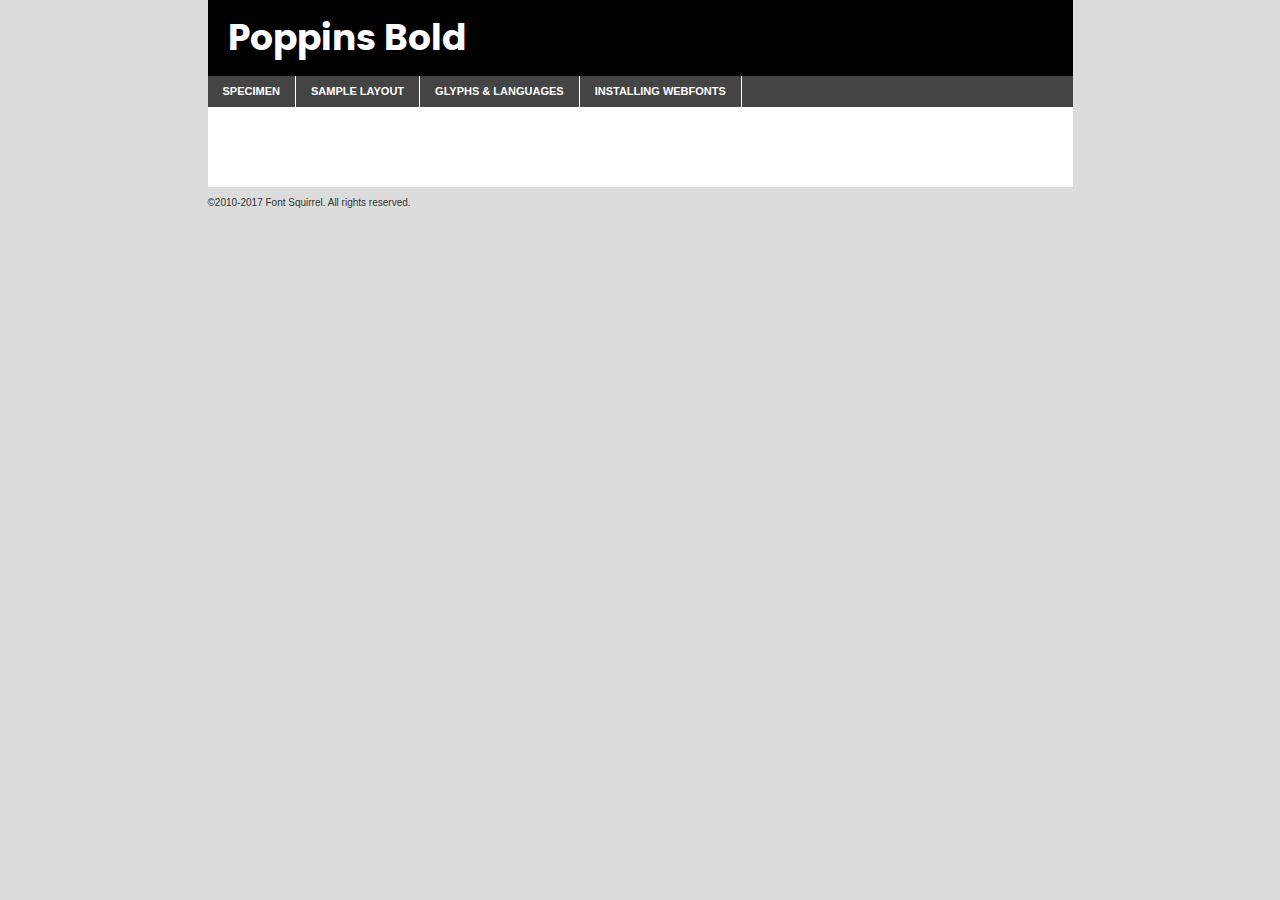
<file: loginscreen/components/fonts/poppins-bold-demo.html>
<!DOCTYPE html PUBLIC "-//W3C//DTD XHTML 1.0 Transitional//EN"
	"http://www.w3.org/TR/xhtml1/DTD/xhtml1-transitional.dtd">

<html xmlns="http://www.w3.org/1999/xhtml" xml:lang="en" lang="en">
<head>
	<meta http-equiv="Content-Type" content="text/html; charset=utf-8" />
	<script src="http://ajax.googleapis.com/ajax/libs/jquery/1.7.2/jquery.min.js" type="text/javascript" charset="utf-8"></script>
	<script type="text/javascript">
	(function($){$.fn.easyTabs=function(option){var param=jQuery.extend({fadeSpeed:"fast",defaultContent:1,activeClass:'active'},option);$(this).each(function(){var thisId="#"+this.id;if(param.defaultContent==''){param.defaultContent=1;}
	if(typeof param.defaultContent=="number")
	{var defaultTab=$(thisId+" .tabs li:eq("+(param.defaultContent-1)+") a").attr('href').substr(1);}else{var defaultTab=param.defaultContent;}
	$(thisId+" .tabs li a").each(function(){var tabToHide=$(this).attr('href').substr(1);$("#"+tabToHide).addClass('easytabs-tab-content');});hideAll();changeContent(defaultTab);function hideAll(){$(thisId+" .easytabs-tab-content").hide();}
	function changeContent(tabId){hideAll();$(thisId+" .tabs li").removeClass(param.activeClass);$(thisId+" .tabs li a[href=#"+tabId+"]").closest('li').addClass(param.activeClass);if(param.fadeSpeed!="none")
	{$(thisId+" #"+tabId).fadeIn(param.fadeSpeed);}else{$(thisId+" #"+tabId).show();}}
	$(thisId+" .tabs li").click(function(){var tabId=$(this).find('a').attr('href').substr(1);changeContent(tabId);return false;});});}})(jQuery);
	</script>
	<link rel="stylesheet" href="specimen_files/specimen_stylesheet.css" type="text/css" charset="utf-8" />
	<link rel="stylesheet" href="stylesheet.css" type="text/css" charset="utf-8" />

	<style type="text/css">
					body{
				font-family: 'poppinsbold';
							}
		</style>

	<title>Poppins Bold Specimen</title>
	
	
	<script type="text/javascript" charset="utf-8">
		$(document).ready(function() {
			$('#container').easyTabs({defaultContent:1});
		});
	</script>
</head>

<body>
<div id="container">
	<div id="header">
		Poppins Bold	</div>
	<ul class="tabs">
		<li><a href="#specimen">Specimen</a></li>
		<li><a href="#layout">Sample Layout</a></li>
				<li><a href="#glyphs">Glyphs &amp; Languages</a></li>
		<li><a href="#installing">Installing Webfonts</a></li>
		
	</ul>
	
	<div id="main_content">

		
			<div id="specimen">
		
				<div class="section">
					<div class="grid12 firstcol">
						<div class="huge">AaBb</div>
					</div>
				</div>
		
				<div class="section">
					<div class="glyph_range">A&#x200B;B&#x200b;C&#x200b;D&#x200b;E&#x200b;F&#x200b;G&#x200b;H&#x200b;I&#x200b;J&#x200b;K&#x200b;L&#x200b;M&#x200b;N&#x200b;O&#x200b;P&#x200b;Q&#x200b;R&#x200b;S&#x200b;T&#x200b;U&#x200b;V&#x200b;W&#x200b;X&#x200b;Y&#x200b;Z&#x200b;a&#x200b;b&#x200b;c&#x200b;d&#x200b;e&#x200b;f&#x200b;g&#x200b;h&#x200b;i&#x200b;j&#x200b;k&#x200b;l&#x200b;m&#x200b;n&#x200b;o&#x200b;p&#x200b;q&#x200b;r&#x200b;s&#x200b;t&#x200b;u&#x200b;v&#x200b;w&#x200b;x&#x200b;y&#x200b;z&#x200b;1&#x200b;2&#x200b;3&#x200b;4&#x200b;5&#x200b;6&#x200b;7&#x200b;8&#x200b;9&#x200b;0&#x200b;&amp;&#x200b;.&#x200b;,&#x200b;?&#x200b;!&#x200b;&#64;&#x200b;(&#x200b;)&#x200b;#&#x200b;$&#x200b;%&#x200b;*&#x200b;+&#x200b;-&#x200b;=&#x200b;:&#x200b;;</div>
				</div>
				<div class="section">
					<div class="grid12 firstcol">
						<table class="sample_table">
							<tr><td>10</td><td class="size10">abcdefghijklmnopqrstuvwxyzABCDEFGHIJKLMNOPQRSTUVWXYZ0123456789abcdefghijklmnopqrstuvwxyzABCDEFGHIJKLMNOPQRSTUVWXYZ0123456789abcdefghijklmnopqrstuvwxyzABCDEFGHIJKLMNOPQRSTUVWXYZ</td></tr>
							<tr><td>11</td><td class="size11">abcdefghijklmnopqrstuvwxyzABCDEFGHIJKLMNOPQRSTUVWXYZ0123456789abcdefghijklmnopqrstuvwxyzABCDEFGHIJKLMNOPQRSTUVWXYZ0123456789abcdefghijklmnopqrstuvwxyzABCDEFGHIJKLMNOPQRSTUVWXYZ</td></tr>
							<tr><td>12</td><td class="size12">abcdefghijklmnopqrstuvwxyzABCDEFGHIJKLMNOPQRSTUVWXYZ0123456789abcdefghijklmnopqrstuvwxyzABCDEFGHIJKLMNOPQRSTUVWXYZ0123456789abcdefghijklmnopqrstuvwxyzABCDEFGHIJKLMNOPQRSTUVWXYZ</td></tr>
							<tr><td>13</td><td class="size13">abcdefghijklmnopqrstuvwxyzABCDEFGHIJKLMNOPQRSTUVWXYZ0123456789abcdefghijklmnopqrstuvwxyzABCDEFGHIJKLMNOPQRSTUVWXYZ0123456789abcdefghijklmnopqrstuvwxyzABCDEFGHIJKLMNOPQRSTUVWXYZ</td></tr>
							<tr><td>14</td><td class="size14">abcdefghijklmnopqrstuvwxyzABCDEFGHIJKLMNOPQRSTUVWXYZ0123456789abcdefghijklmnopqrstuvwxyzABCDEFGHIJKLMNOPQRSTUVWXYZ0123456789abcdefghijklmnopqrstuvwxyzABCDEFGHIJKLMNOPQRSTUVWXYZ</td></tr>
							<tr><td>16</td><td class="size16">abcdefghijklmnopqrstuvwxyzABCDEFGHIJKLMNOPQRSTUVWXYZ0123456789abcdefghijklmnopqrstuvwxyzABCDEFGHIJKLMNOPQRSTUVWXYZ</td></tr>
							<tr><td>18</td><td class="size18">abcdefghijklmnopqrstuvwxyzABCDEFGHIJKLMNOPQRSTUVWXYZ0123456789abcdefghijklmnopqrstuvwxyzABCDEFGHIJKLMNOPQRSTUVWXYZ</td></tr>
							<tr><td>20</td><td class="size20">abcdefghijklmnopqrstuvwxyzABCDEFGHIJKLMNOPQRSTUVWXYZ0123456789abcdefghijklmnopqrstuvwxyzABCDEFGHIJKLMNOPQRSTUVWXYZ</td></tr>
							<tr><td>24</td><td class="size24">abcdefghijklmnopqrstuvwxyzABCDEFGHIJKLMNOPQRSTUVWXYZ0123456789abcdefghijklmnopqrstuvwxyzABCDEFGHIJKLMNOPQRSTUVWXYZ</td></tr>
							<tr><td>30</td><td class="size30">abcdefghijklmnopqrstuvwxyzABCDEFGHIJKLMNOPQRSTUVWXYZ0123456789abcdefghijklmnopqrstuvwxyzABCDEFGHIJKLMNOPQRSTUVWXYZ</td></tr>
							<tr><td>36</td><td class="size36">abcdefghijklmnopqrstuvwxyzABCDEFGHIJKLMNOPQRSTUVWXYZ0123456789abcdefghijklmnopqrstuvwxyzABCDEFGHIJKLMNOPQRSTUVWXYZ</td></tr>
							<tr><td>48</td><td class="size48">abcdefghijklmnopqrstuvwxyzABCDEFGHIJKLMNOPQRSTUVWXYZ0123456789abcdefghijklmnopqrstuvwxyzABCDEFGHIJKLMNOPQRSTUVWXYZ</td></tr>
							<tr><td>60</td><td class="size60">abcdefghijklmnopqrstuvwxyzABCDEFGHIJKLMNOPQRSTUVWXYZ0123456789abcdefghijklmnopqrstuvwxyzABCDEFGHIJKLMNOPQRSTUVWXYZ</td></tr>
							<tr><td>72</td><td class="size72">abcdefghijklmnopqrstuvwxyzABCDEFGHIJKLMNOPQRSTUVWXYZ0123456789abcdefghijklmnopqrstuvwxyzABCDEFGHIJKLMNOPQRSTUVWXYZ</td></tr>
							<tr><td>90</td><td class="size90">abcdefghijklmnopqrstuvwxyzABCDEFGHIJKLMNOPQRSTUVWXYZ0123456789abcdefghijklmnopqrstuvwxyzABCDEFGHIJKLMNOPQRSTUVWXYZ</td></tr>
						</table>
				
					</div>
			
				</div>
		
		
		
								<div class="section" id="bodycomparison">


										<div id="xheight">
				<div class="fontbody">&#x25FC;&#x25FC;&#x25FC;&#x25FC;&#x25FC;&#x25FC;&#x25FC;&#x25FC;&#x25FC;&#x25FC;&#x25FC;&#x25FC;&#x25FC;&#x25FC;&#x25FC;&#x25FC;&#x25FC;&#x25FC;&#x25FC;&#x25FC;&#x25FC;&#x25FC;&#x25FC;&#x25FC;&#x25FC;&#x25FC;&#x25FC;&#x25FC;&#x25FC;&#x25FC;&#x25FC;&#x25FC;&#x25FC;&#x25FC;&#x25FC;&#x25FC;&#x25FC;&#x25FC;&#x25FC;&#x25FC;&#x25FC;&#x25FC;&#x25FC;&#x25FC;&#x25FC;&#x25FC;&#x25FC;&#x25FC;&#x25FC;&#x25FC;&#x25FC;&#x25FC;&#x25FC;&#x25FC;&#x25FC;&#x25FC;&#x25FC;&#x25FC;&#x25FC;&#x25FC;&#x25FC;&#x25FC;&#x25FC;&#x25FC;&#x25FC;&#x25FC;&#x25FC;&#x25FC;&#x25FC;&#x25FC;&#x25FC;&#x25FC;&#x25FC;&#x25FC;&#x25FC;&#x25FC;&#x25FC;&#x25FC;&#x25FC;&#x25FC;&#x25FC;&#x25FC;&#x25FC;&#x25FC;&#x25FC;&#x25FC;&#x25FC;&#x25FC;&#x25FC;&#x25FC;&#x25FC;&#x25FC;&#x25FC;&#x25FC;&#x25FC;&#x25FC;&#x25FC;&#x25FC;&#x25FC;body</div><div class="arialbody">body</div><div class="verdanabody">body</div><div class="georgiabody">body</div></div>
										<div class="fontbody" style="z-index:1">
											body<span>Poppins Bold</span>
										</div>
										<div class="arialbody" style="z-index:1">
											body<span>Arial</span>
										</div>
										<div class="verdanabody" style="z-index:1">
											body<span>Verdana</span>
										</div>
										<div class="georgiabody" style="z-index:1">
											body<span>Georgia</span>
										</div>



								</div>
		
		
				<div class="section psample psample_row1" id="">
					
					<div class="grid2 firstcol">
						<p class="size10"><span>10.</span>Aenean lacinia bibendum nulla sed consectetur. Fusce dapibus, tellus ac cursus commodo, tortor mauris condimentum nibh, ut fermentum massa justo sit amet risus. Nullam id dolor id nibh ultricies vehicula ut id elit. Cum sociis natoque penatibus et magnis dis parturient montes, nascetur ridiculus mus. Nulla vitae elit libero, a pharetra augue.</p>
			
					</div>
					<div class="grid3">
						<p class="size11"><span>11.</span>Aenean lacinia bibendum nulla sed consectetur. Fusce dapibus, tellus ac cursus commodo, tortor mauris condimentum nibh, ut fermentum massa justo sit amet risus. Nullam id dolor id nibh ultricies vehicula ut id elit. Cum sociis natoque penatibus et magnis dis parturient montes, nascetur ridiculus mus. Nulla vitae elit libero, a pharetra augue.</p>
			
					</div>
					<div class="grid3">
						<p class="size12"><span>12.</span>Aenean lacinia bibendum nulla sed consectetur. Fusce dapibus, tellus ac cursus commodo, tortor mauris condimentum nibh, ut fermentum massa justo sit amet risus. Nullam id dolor id nibh ultricies vehicula ut id elit. Cum sociis natoque penatibus et magnis dis parturient montes, nascetur ridiculus mus. Nulla vitae elit libero, a pharetra augue.</p>
			
					</div>
					<div class="grid4">
						<p class="size13"><span>13.</span>Aenean lacinia bibendum nulla sed consectetur. Fusce dapibus, tellus ac cursus commodo, tortor mauris condimentum nibh, ut fermentum massa justo sit amet risus. Nullam id dolor id nibh ultricies vehicula ut id elit. Cum sociis natoque penatibus et magnis dis parturient montes, nascetur ridiculus mus. Nulla vitae elit libero, a pharetra augue.</p>
			
					</div>
					<div class="white_blend"></div>
					
				</div>
				<div class="section psample psample_row2" id="">
					<div class="grid3 firstcol">
						<p class="size14"><span>14.</span>Aenean lacinia bibendum nulla sed consectetur. Fusce dapibus, tellus ac cursus commodo, tortor mauris condimentum nibh, ut fermentum massa justo sit amet risus. Nullam id dolor id nibh ultricies vehicula ut id elit. Cum sociis natoque penatibus et magnis dis parturient montes, nascetur ridiculus mus. Nulla vitae elit libero, a pharetra augue.</p>
			
					</div>
					<div class="grid4">
						<p class="size16"><span>16.</span>Aenean lacinia bibendum nulla sed consectetur. Fusce dapibus, tellus ac cursus commodo, tortor mauris condimentum nibh, ut fermentum massa justo sit amet risus. Nullam id dolor id nibh ultricies vehicula ut id elit. Cum sociis natoque penatibus et magnis dis parturient montes, nascetur ridiculus mus. Nulla vitae elit libero, a pharetra augue.</p>
			
					</div>
					<div class="grid5">
						<p class="size18"><span>18.</span>Aenean lacinia bibendum nulla sed consectetur. Fusce dapibus, tellus ac cursus commodo, tortor mauris condimentum nibh, ut fermentum massa justo sit amet risus. Nullam id dolor id nibh ultricies vehicula ut id elit. Cum sociis natoque penatibus et magnis dis parturient montes, nascetur ridiculus mus. Nulla vitae elit libero, a pharetra augue.</p>
			
					</div>

					<div class="white_blend"></div>

				</div>
				
				<div class="section psample psample_row3" id="">
					<div class="grid5 firstcol">
						<p class="size20"><span>20.</span>Aenean lacinia bibendum nulla sed consectetur. Fusce dapibus, tellus ac cursus commodo, tortor mauris condimentum nibh, ut fermentum massa justo sit amet risus. Nullam id dolor id nibh ultricies vehicula ut id elit. Cum sociis natoque penatibus et magnis dis parturient montes, nascetur ridiculus mus. Nulla vitae elit libero, a pharetra augue.</p>
					</div>
					<div class="grid7">
						<p class="size24"><span>24.</span>Aenean lacinia bibendum nulla sed consectetur. Fusce dapibus, tellus ac cursus commodo, tortor mauris condimentum nibh, ut fermentum massa justo sit amet risus. Nullam id dolor id nibh ultricies vehicula ut id elit. Cum sociis natoque penatibus et magnis dis parturient montes, nascetur ridiculus mus. Nulla vitae elit libero, a pharetra augue.</p>
					</div>
					
					<div class="white_blend"></div>
					
				</div>
				
				<div class="section psample psample_row4" id="">
					<div class="grid12 firstcol">
						<p class="size30"><span>30.</span>Aenean lacinia bibendum nulla sed consectetur. Fusce dapibus, tellus ac cursus commodo, tortor mauris condimentum nibh, ut fermentum massa justo sit amet risus. Nullam id dolor id nibh ultricies vehicula ut id elit. Cum sociis natoque penatibus et magnis dis parturient montes, nascetur ridiculus mus. Nulla vitae elit libero, a pharetra augue.</p>
					</div>
					<div class="white_blend"></div>
					
				</div>
				
				
				
				<div class="section psample psample_row1 fullreverse">
					<div class="grid2 firstcol">
						<p class="size10"><span>10.</span>Aenean lacinia bibendum nulla sed consectetur. Fusce dapibus, tellus ac cursus commodo, tortor mauris condimentum nibh, ut fermentum massa justo sit amet risus. Nullam id dolor id nibh ultricies vehicula ut id elit. Cum sociis natoque penatibus et magnis dis parturient montes, nascetur ridiculus mus. Nulla vitae elit libero, a pharetra augue.</p>
			
					</div>
					<div class="grid3">
						<p class="size11"><span>11.</span>Aenean lacinia bibendum nulla sed consectetur. Fusce dapibus, tellus ac cursus commodo, tortor mauris condimentum nibh, ut fermentum massa justo sit amet risus. Nullam id dolor id nibh ultricies vehicula ut id elit. Cum sociis natoque penatibus et magnis dis parturient montes, nascetur ridiculus mus. Nulla vitae elit libero, a pharetra augue.</p>
			
					</div>
					<div class="grid3">
						<p class="size12"><span>12.</span>Aenean lacinia bibendum nulla sed consectetur. Fusce dapibus, tellus ac cursus commodo, tortor mauris condimentum nibh, ut fermentum massa justo sit amet risus. Nullam id dolor id nibh ultricies vehicula ut id elit. Cum sociis natoque penatibus et magnis dis parturient montes, nascetur ridiculus mus. Nulla vitae elit libero, a pharetra augue.</p>
			
					</div>
					<div class="grid4">
						<p class="size13"><span>13.</span>Aenean lacinia bibendum nulla sed consectetur. Fusce dapibus, tellus ac cursus commodo, tortor mauris condimentum nibh, ut fermentum massa justo sit amet risus. Nullam id dolor id nibh ultricies vehicula ut id elit. Cum sociis natoque penatibus et magnis dis parturient montes, nascetur ridiculus mus. Nulla vitae elit libero, a pharetra augue.</p>
			
					</div>
					<div class="black_blend"></div>
					
				</div>
				
				<div class="section psample psample_row2 fullreverse">
					<div class="grid3 firstcol">
						<p class="size14"><span>14.</span>Aenean lacinia bibendum nulla sed consectetur. Fusce dapibus, tellus ac cursus commodo, tortor mauris condimentum nibh, ut fermentum massa justo sit amet risus. Nullam id dolor id nibh ultricies vehicula ut id elit. Cum sociis natoque penatibus et magnis dis parturient montes, nascetur ridiculus mus. Nulla vitae elit libero, a pharetra augue.</p>
			
					</div>
					<div class="grid4">
						<p class="size16"><span>16.</span>Aenean lacinia bibendum nulla sed consectetur. Fusce dapibus, tellus ac cursus commodo, tortor mauris condimentum nibh, ut fermentum massa justo sit amet risus. Nullam id dolor id nibh ultricies vehicula ut id elit. Cum sociis natoque penatibus et magnis dis parturient montes, nascetur ridiculus mus. Nulla vitae elit libero, a pharetra augue.</p>
			
					</div>
					<div class="grid5">
						<p class="size18"><span>18.</span>Aenean lacinia bibendum nulla sed consectetur. Fusce dapibus, tellus ac cursus commodo, tortor mauris condimentum nibh, ut fermentum massa justo sit amet risus. Nullam id dolor id nibh ultricies vehicula ut id elit. Cum sociis natoque penatibus et magnis dis parturient montes, nascetur ridiculus mus. Nulla vitae elit libero, a pharetra augue.</p>
			
					</div>
					<div class="black_blend"></div>

				</div>
				
				<div class="section psample fullreverse psample_row3" id="">
					<div class="grid5 firstcol">
						<p class="size20"><span>20.</span>Aenean lacinia bibendum nulla sed consectetur. Fusce dapibus, tellus ac cursus commodo, tortor mauris condimentum nibh, ut fermentum massa justo sit amet risus. Nullam id dolor id nibh ultricies vehicula ut id elit. Cum sociis natoque penatibus et magnis dis parturient montes, nascetur ridiculus mus. Nulla vitae elit libero, a pharetra augue.</p>
					</div>
					<div class="grid7">
						<p class="size24"><span>24.</span>Aenean lacinia bibendum nulla sed consectetur. Fusce dapibus, tellus ac cursus commodo, tortor mauris condimentum nibh, ut fermentum massa justo sit amet risus. Nullam id dolor id nibh ultricies vehicula ut id elit. Cum sociis natoque penatibus et magnis dis parturient montes, nascetur ridiculus mus. Nulla vitae elit libero, a pharetra augue.</p>
					</div>
					
					<div class="black_blend"></div>
					
				</div>
				
				<div class="section psample fullreverse psample_row4" id="" style="border-bottom: 20px #000 solid;">
					<div class="grid12 firstcol">
						<p class="size30"><span>30.</span>Aenean lacinia bibendum nulla sed consectetur. Fusce dapibus, tellus ac cursus commodo, tortor mauris condimentum nibh, ut fermentum massa justo sit amet risus. Nullam id dolor id nibh ultricies vehicula ut id elit. Cum sociis natoque penatibus et magnis dis parturient montes, nascetur ridiculus mus. Nulla vitae elit libero, a pharetra augue.</p>
					</div>
					<div class="black_blend"></div>
					
				</div>
				
				
				
				
			</div>
			
			<div id="layout">
				
				<div class="section">
					
					<div class="grid12 firstcol">
						<h1>Lorem Ipsum Dolor</h1>
						<h2>Etiam porta sem malesuada magna mollis euismod</h2>
						
						<p class="byline">By <a href="#link">Aenean Lacinia</a></p>
					</div>
				</div>
				<div class="section">
					<div class="grid8 firstcol">
						<p class="large">Donec sed odio dui. Morbi leo risus, porta ac consectetur ac, vestibulum at eros. Fusce dapibus, tellus ac cursus commodo, tortor mauris condimentum nibh, ut fermentum massa justo sit amet risus. </p>

						
						<h3>Pellentesque ornare sem</h3>

						<p>Maecenas sed diam eget risus varius blandit sit amet non magna. Maecenas faucibus mollis interdum. Donec ullamcorper nulla non metus auctor fringilla. Nullam id dolor id nibh ultricies vehicula ut id elit. Nullam id dolor id nibh ultricies vehicula ut id elit. </p>

						<p>Aenean eu leo quam. Pellentesque ornare sem lacinia quam venenatis vestibulum. Lorem ipsum dolor sit amet, consectetur adipiscing elit. Cum sociis natoque penatibus et magnis dis parturient montes, nascetur ridiculus mus. </p>

						<p>Nulla vitae elit libero, a pharetra augue. Praesent commodo cursus magna, vel scelerisque nisl consectetur et. Aenean lacinia bibendum nulla sed consectetur. </p>

						<p>Nullam quis risus eget urna mollis ornare vel eu leo. Nullam quis risus eget urna mollis ornare vel eu leo. Maecenas sed diam eget risus varius blandit sit amet non magna. Donec ullamcorper nulla non metus auctor fringilla. </p>

						<h3>Cras mattis consectetur</h3>

						<p>Aenean eu leo quam. Pellentesque ornare sem lacinia quam venenatis vestibulum. Aenean lacinia bibendum nulla sed consectetur. Integer posuere erat a ante venenatis dapibus posuere velit aliquet. Cras mattis consectetur purus sit amet fermentum. </p>

						<p>Nullam id dolor id nibh ultricies vehicula ut id elit. Nullam quis risus eget urna mollis ornare vel eu leo. Cras mattis consectetur purus sit amet fermentum.</p>
					</div>
					
					<div class="grid4 sidebar">
						
						<div class="box reverse">
							<p class="last">Nullam quis risus eget urna mollis ornare vel eu leo. Donec ullamcorper nulla non metus auctor fringilla. Cras mattis consectetur purus sit amet fermentum. Sed posuere consectetur est at lobortis. Lorem ipsum dolor sit amet, consectetur adipiscing elit. </p>
						</div>
						
						<p class="caption">Maecenas sed diam eget risus varius.</p>

						<p>Vestibulum id ligula porta felis euismod semper. Integer posuere erat a ante venenatis dapibus posuere velit aliquet. Vestibulum id ligula porta felis euismod semper. Sed posuere consectetur est at lobortis. Maecenas sed diam eget risus varius blandit sit amet non magna. Fusce dapibus, tellus ac cursus commodo, tortor mauris condimentum nibh, ut fermentum massa justo sit amet risus. </p>

					

						<p>Duis mollis, est non commodo luctus, nisi erat porttitor ligula, eget lacinia odio sem nec elit. Aenean lacinia bibendum nulla sed consectetur. Vivamus sagittis lacus vel augue laoreet rutrum faucibus dolor auctor. Aenean lacinia bibendum nulla sed consectetur. Nullam quis risus eget urna mollis ornare vel eu leo. </p>

						<p>Praesent commodo cursus magna, vel scelerisque nisl consectetur et. Donec ullamcorper nulla non metus auctor fringilla. Maecenas faucibus mollis interdum. Fusce dapibus, tellus ac cursus commodo, tortor mauris condimentum nibh, ut fermentum massa justo sit amet risus. </p>

					</div>
				</div>
				
			</div>


			



		<div id="glyphs">
			<div class="section">
				<div class="grid12 firstcol">
			
				<h1>Language Support</h1>
				<p>The subset of Poppins Bold in this kit supports the following languages:<br />
			
					Albanian, Basque, Breton, Chamorro, Danish, Dutch, English, Faroese, Finnish, French, Frisian, Galician, German, Icelandic, Italian, Malagasy, Norwegian, Portuguese, Spanish, Alsatian, Aragonese, Arapaho, Arrernte, Asturian, Aymara, Bislama, Cebuano, Corsican, Fijian, French_creole, Genoese, Gilbertese, Greenlandic, Haitian_creole, Hiligaynon, Hmong, Hopi, Ibanag, Iloko_ilokano, Indonesian, Interglossa_glosa, Interlingua, Irish_gaelic, Jerriais, Lojban, Lombard, Luxembourgeois, Manx, Mohawk, Norfolk_pitcairnese, Occitan, Oromo, Pangasinan, Papiamento, Piedmontese, Potawatomi, Rhaeto-romance, Romansh, Rotokas, Sami_lule, Samoan, Sardinian, Scots_gaelic, Seychelles_creole, Shona, Sicilian, Somali, Southern_ndebele, Swahili, Swati_swazi, Tagalog_filipino_pilipino, Tetum, Tok_pisin, Uyghur_latinized, Volapuk, Walloon, Warlpiri, Xhosa, Yapese, Zulu, Latinbasic, Ubasic, Demo				</p>
				<h1>Glyph Chart</h1>
				<p>The subset of Poppins Bold in this kit includes all the glyphs listed below. Unicode entities are included above each glyph to help you insert individual characters into your layout.</p>
				<div id="glyph_chart">
			
																														 <div><p>&amp;#13;</p>&#13;</div>
																				 <div><p>&amp;#32;</p>&#32;</div>
																				 <div><p>&amp;#33;</p>&#33;</div>
																				 <div><p>&amp;#34;</p>&#34;</div>
																				 <div><p>&amp;#35;</p>&#35;</div>
																				 <div><p>&amp;#36;</p>&#36;</div>
																				 <div><p>&amp;#37;</p>&#37;</div>
																				 <div><p>&amp;#38;</p>&#38;</div>
																				 <div><p>&amp;#39;</p>&#39;</div>
																				 <div><p>&amp;#40;</p>&#40;</div>
																				 <div><p>&amp;#41;</p>&#41;</div>
																				 <div><p>&amp;#42;</p>&#42;</div>
																				 <div><p>&amp;#43;</p>&#43;</div>
																				 <div><p>&amp;#44;</p>&#44;</div>
																				 <div><p>&amp;#45;</p>&#45;</div>
																				 <div><p>&amp;#46;</p>&#46;</div>
																				 <div><p>&amp;#47;</p>&#47;</div>
																				 <div><p>&amp;#48;</p>&#48;</div>
																				 <div><p>&amp;#49;</p>&#49;</div>
																				 <div><p>&amp;#50;</p>&#50;</div>
																				 <div><p>&amp;#51;</p>&#51;</div>
																				 <div><p>&amp;#52;</p>&#52;</div>
																				 <div><p>&amp;#53;</p>&#53;</div>
																				 <div><p>&amp;#54;</p>&#54;</div>
																				 <div><p>&amp;#55;</p>&#55;</div>
																				 <div><p>&amp;#56;</p>&#56;</div>
																				 <div><p>&amp;#57;</p>&#57;</div>
																				 <div><p>&amp;#58;</p>&#58;</div>
																				 <div><p>&amp;#59;</p>&#59;</div>
																				 <div><p>&amp;#60;</p>&#60;</div>
																				 <div><p>&amp;#61;</p>&#61;</div>
																				 <div><p>&amp;#62;</p>&#62;</div>
																				 <div><p>&amp;#63;</p>&#63;</div>
																				 <div><p>&amp;#64;</p>&#64;</div>
																				 <div><p>&amp;#65;</p>&#65;</div>
																				 <div><p>&amp;#66;</p>&#66;</div>
																				 <div><p>&amp;#67;</p>&#67;</div>
																				 <div><p>&amp;#68;</p>&#68;</div>
																				 <div><p>&amp;#69;</p>&#69;</div>
																				 <div><p>&amp;#70;</p>&#70;</div>
																				 <div><p>&amp;#71;</p>&#71;</div>
																				 <div><p>&amp;#72;</p>&#72;</div>
																				 <div><p>&amp;#73;</p>&#73;</div>
																				 <div><p>&amp;#74;</p>&#74;</div>
																				 <div><p>&amp;#75;</p>&#75;</div>
																				 <div><p>&amp;#76;</p>&#76;</div>
																				 <div><p>&amp;#77;</p>&#77;</div>
																				 <div><p>&amp;#78;</p>&#78;</div>
																				 <div><p>&amp;#79;</p>&#79;</div>
																				 <div><p>&amp;#80;</p>&#80;</div>
																				 <div><p>&amp;#81;</p>&#81;</div>
																				 <div><p>&amp;#82;</p>&#82;</div>
																				 <div><p>&amp;#83;</p>&#83;</div>
																				 <div><p>&amp;#84;</p>&#84;</div>
																				 <div><p>&amp;#85;</p>&#85;</div>
																				 <div><p>&amp;#86;</p>&#86;</div>
																				 <div><p>&amp;#87;</p>&#87;</div>
																				 <div><p>&amp;#88;</p>&#88;</div>
																				 <div><p>&amp;#89;</p>&#89;</div>
																				 <div><p>&amp;#90;</p>&#90;</div>
																				 <div><p>&amp;#91;</p>&#91;</div>
																				 <div><p>&amp;#92;</p>&#92;</div>
																				 <div><p>&amp;#93;</p>&#93;</div>
																				 <div><p>&amp;#94;</p>&#94;</div>
																				 <div><p>&amp;#95;</p>&#95;</div>
																				 <div><p>&amp;#96;</p>&#96;</div>
																				 <div><p>&amp;#97;</p>&#97;</div>
																				 <div><p>&amp;#98;</p>&#98;</div>
																				 <div><p>&amp;#99;</p>&#99;</div>
																				 <div><p>&amp;#100;</p>&#100;</div>
																				 <div><p>&amp;#101;</p>&#101;</div>
																				 <div><p>&amp;#102;</p>&#102;</div>
																				 <div><p>&amp;#103;</p>&#103;</div>
																				 <div><p>&amp;#104;</p>&#104;</div>
																				 <div><p>&amp;#105;</p>&#105;</div>
																				 <div><p>&amp;#106;</p>&#106;</div>
																				 <div><p>&amp;#107;</p>&#107;</div>
																				 <div><p>&amp;#108;</p>&#108;</div>
																				 <div><p>&amp;#109;</p>&#109;</div>
																				 <div><p>&amp;#110;</p>&#110;</div>
																				 <div><p>&amp;#111;</p>&#111;</div>
																				 <div><p>&amp;#112;</p>&#112;</div>
																				 <div><p>&amp;#113;</p>&#113;</div>
																				 <div><p>&amp;#114;</p>&#114;</div>
																				 <div><p>&amp;#115;</p>&#115;</div>
																				 <div><p>&amp;#116;</p>&#116;</div>
																				 <div><p>&amp;#117;</p>&#117;</div>
																				 <div><p>&amp;#118;</p>&#118;</div>
																				 <div><p>&amp;#119;</p>&#119;</div>
																				 <div><p>&amp;#120;</p>&#120;</div>
																				 <div><p>&amp;#121;</p>&#121;</div>
																				 <div><p>&amp;#122;</p>&#122;</div>
																				 <div><p>&amp;#123;</p>&#123;</div>
																				 <div><p>&amp;#124;</p>&#124;</div>
																				 <div><p>&amp;#125;</p>&#125;</div>
																				 <div><p>&amp;#126;</p>&#126;</div>
																				 <div><p>&amp;#160;</p>&#160;</div>
																				 <div><p>&amp;#161;</p>&#161;</div>
																				 <div><p>&amp;#162;</p>&#162;</div>
																				 <div><p>&amp;#163;</p>&#163;</div>
																				 <div><p>&amp;#164;</p>&#164;</div>
																				 <div><p>&amp;#165;</p>&#165;</div>
																				 <div><p>&amp;#166;</p>&#166;</div>
																				 <div><p>&amp;#167;</p>&#167;</div>
																				 <div><p>&amp;#168;</p>&#168;</div>
																				 <div><p>&amp;#169;</p>&#169;</div>
																				 <div><p>&amp;#170;</p>&#170;</div>
																				 <div><p>&amp;#171;</p>&#171;</div>
																				 <div><p>&amp;#172;</p>&#172;</div>
																				 <div><p>&amp;#173;</p>&#173;</div>
																				 <div><p>&amp;#174;</p>&#174;</div>
																				 <div><p>&amp;#175;</p>&#175;</div>
																				 <div><p>&amp;#176;</p>&#176;</div>
																				 <div><p>&amp;#177;</p>&#177;</div>
																				 <div><p>&amp;#178;</p>&#178;</div>
																				 <div><p>&amp;#179;</p>&#179;</div>
																				 <div><p>&amp;#180;</p>&#180;</div>
																				 <div><p>&amp;#181;</p>&#181;</div>
																				 <div><p>&amp;#182;</p>&#182;</div>
																				 <div><p>&amp;#183;</p>&#183;</div>
																				 <div><p>&amp;#184;</p>&#184;</div>
																				 <div><p>&amp;#185;</p>&#185;</div>
																				 <div><p>&amp;#186;</p>&#186;</div>
																				 <div><p>&amp;#187;</p>&#187;</div>
																				 <div><p>&amp;#188;</p>&#188;</div>
																				 <div><p>&amp;#189;</p>&#189;</div>
																				 <div><p>&amp;#190;</p>&#190;</div>
																				 <div><p>&amp;#191;</p>&#191;</div>
																				 <div><p>&amp;#192;</p>&#192;</div>
																				 <div><p>&amp;#193;</p>&#193;</div>
																				 <div><p>&amp;#194;</p>&#194;</div>
																				 <div><p>&amp;#195;</p>&#195;</div>
																				 <div><p>&amp;#196;</p>&#196;</div>
																				 <div><p>&amp;#197;</p>&#197;</div>
																				 <div><p>&amp;#198;</p>&#198;</div>
																				 <div><p>&amp;#199;</p>&#199;</div>
																				 <div><p>&amp;#200;</p>&#200;</div>
																				 <div><p>&amp;#201;</p>&#201;</div>
																				 <div><p>&amp;#202;</p>&#202;</div>
																				 <div><p>&amp;#203;</p>&#203;</div>
																				 <div><p>&amp;#204;</p>&#204;</div>
																				 <div><p>&amp;#205;</p>&#205;</div>
																				 <div><p>&amp;#206;</p>&#206;</div>
																				 <div><p>&amp;#207;</p>&#207;</div>
																				 <div><p>&amp;#208;</p>&#208;</div>
																				 <div><p>&amp;#209;</p>&#209;</div>
																				 <div><p>&amp;#210;</p>&#210;</div>
																				 <div><p>&amp;#211;</p>&#211;</div>
																				 <div><p>&amp;#212;</p>&#212;</div>
																				 <div><p>&amp;#213;</p>&#213;</div>
																				 <div><p>&amp;#214;</p>&#214;</div>
																				 <div><p>&amp;#215;</p>&#215;</div>
																				 <div><p>&amp;#216;</p>&#216;</div>
																				 <div><p>&amp;#217;</p>&#217;</div>
																				 <div><p>&amp;#218;</p>&#218;</div>
																				 <div><p>&amp;#219;</p>&#219;</div>
																				 <div><p>&amp;#220;</p>&#220;</div>
																				 <div><p>&amp;#221;</p>&#221;</div>
																				 <div><p>&amp;#222;</p>&#222;</div>
																				 <div><p>&amp;#223;</p>&#223;</div>
																				 <div><p>&amp;#224;</p>&#224;</div>
																				 <div><p>&amp;#225;</p>&#225;</div>
																				 <div><p>&amp;#226;</p>&#226;</div>
																				 <div><p>&amp;#227;</p>&#227;</div>
																				 <div><p>&amp;#228;</p>&#228;</div>
																				 <div><p>&amp;#229;</p>&#229;</div>
																				 <div><p>&amp;#230;</p>&#230;</div>
																				 <div><p>&amp;#231;</p>&#231;</div>
																				 <div><p>&amp;#232;</p>&#232;</div>
																				 <div><p>&amp;#233;</p>&#233;</div>
																				 <div><p>&amp;#234;</p>&#234;</div>
																				 <div><p>&amp;#235;</p>&#235;</div>
																				 <div><p>&amp;#236;</p>&#236;</div>
																				 <div><p>&amp;#237;</p>&#237;</div>
																				 <div><p>&amp;#238;</p>&#238;</div>
																				 <div><p>&amp;#239;</p>&#239;</div>
																				 <div><p>&amp;#240;</p>&#240;</div>
																				 <div><p>&amp;#241;</p>&#241;</div>
																				 <div><p>&amp;#242;</p>&#242;</div>
																				 <div><p>&amp;#243;</p>&#243;</div>
																				 <div><p>&amp;#244;</p>&#244;</div>
																				 <div><p>&amp;#245;</p>&#245;</div>
																				 <div><p>&amp;#246;</p>&#246;</div>
																				 <div><p>&amp;#247;</p>&#247;</div>
																				 <div><p>&amp;#248;</p>&#248;</div>
																				 <div><p>&amp;#249;</p>&#249;</div>
																				 <div><p>&amp;#250;</p>&#250;</div>
																				 <div><p>&amp;#251;</p>&#251;</div>
																				 <div><p>&amp;#252;</p>&#252;</div>
																				 <div><p>&amp;#253;</p>&#253;</div>
																				 <div><p>&amp;#254;</p>&#254;</div>
																				 <div><p>&amp;#255;</p>&#255;</div>
																				 <div><p>&amp;#338;</p>&#338;</div>
																				 <div><p>&amp;#339;</p>&#339;</div>
																				 <div><p>&amp;#376;</p>&#376;</div>
																				 <div><p>&amp;#710;</p>&#710;</div>
																				 <div><p>&amp;#732;</p>&#732;</div>
																				 <div><p>&amp;#8192;</p>&#8192;</div>
																				 <div><p>&amp;#8193;</p>&#8193;</div>
																				 <div><p>&amp;#8194;</p>&#8194;</div>
																				 <div><p>&amp;#8195;</p>&#8195;</div>
																				 <div><p>&amp;#8196;</p>&#8196;</div>
																				 <div><p>&amp;#8197;</p>&#8197;</div>
																				 <div><p>&amp;#8198;</p>&#8198;</div>
																				 <div><p>&amp;#8199;</p>&#8199;</div>
																				 <div><p>&amp;#8200;</p>&#8200;</div>
																				 <div><p>&amp;#8201;</p>&#8201;</div>
																				 <div><p>&amp;#8202;</p>&#8202;</div>
																				 <div><p>&amp;#8208;</p>&#8208;</div>
																				 <div><p>&amp;#8209;</p>&#8209;</div>
																				 <div><p>&amp;#8210;</p>&#8210;</div>
																				 <div><p>&amp;#8211;</p>&#8211;</div>
																				 <div><p>&amp;#8212;</p>&#8212;</div>
																				 <div><p>&amp;#8216;</p>&#8216;</div>
																				 <div><p>&amp;#8217;</p>&#8217;</div>
																				 <div><p>&amp;#8218;</p>&#8218;</div>
																				 <div><p>&amp;#8220;</p>&#8220;</div>
																				 <div><p>&amp;#8221;</p>&#8221;</div>
																				 <div><p>&amp;#8222;</p>&#8222;</div>
																				 <div><p>&amp;#8226;</p>&#8226;</div>
																				 <div><p>&amp;#8230;</p>&#8230;</div>
																				 <div><p>&amp;#8239;</p>&#8239;</div>
																				 <div><p>&amp;#8249;</p>&#8249;</div>
																				 <div><p>&amp;#8250;</p>&#8250;</div>
																				 <div><p>&amp;#8287;</p>&#8287;</div>
																				 <div><p>&amp;#8364;</p>&#8364;</div>
																				 <div><p>&amp;#8482;</p>&#8482;</div>
																				 <div><p>&amp;#64257;</p>&#64257;</div>
																				 <div><p>&amp;#64258;</p>&#64258;</div>
																																																</div>	
				</div>
		
		
			</div>
		</div>
		
		
		<div id="specs">
			
		</div>
	
		<div id="installing">
			<div class="section">
				<div class="grid7 firstcol">
					<h1>Installing Webfonts</h1>
					
					<p>Webfonts are supported by all major browser platforms but not all in the same way. There are currently four different font formats that must be included in order to target all browsers. This includes TTF, WOFF, EOT and SVG.</p>
					
					<h2>1. Upload your webfonts</h2>
					<p>You must upload your webfont kit to your website. They should be in or near the same directory as your CSS files.</p>
					
					<h2>2. Include the webfont stylesheet</h2>
					<p>A special CSS @font-face declaration helps the various browsers select the appropriate font it needs without causing you a bunch of headaches. Learn more about this syntax by reading the <a href="https://www.fontspring.com/blog/further-hardening-of-the-bulletproof-syntax">Fontspring blog post</a> about it. The code for it is as follows:</p>


<code>
@font-face{ 
	font-family: 'MyWebFont';
	src: url('WebFont.eot');
	src: url('WebFont.eot?#iefix') format('embedded-opentype'),
	     url('WebFont.woff') format('woff'),
	     url('WebFont.ttf') format('truetype'),
	     url('WebFont.svg#webfont') format('svg');
}
</code>

	<p>We've already gone ahead and generated the code for you. All you have to do is link to the stylesheet in your HTML, like this:</p>
	<code>&lt;link rel=&quot;stylesheet&quot; href=&quot;stylesheet.css&quot; type=&quot;text/css&quot; charset=&quot;utf-8&quot; /&gt;</code>

					<h2>3. Modify your own stylesheet</h2>
					<p>To take advantage of your new fonts, you must tell your stylesheet to use them. Look at the original @font-face declaration above and find the property called "font-family." The name linked there will be what you use to reference the font. Prepend that webfont name to the font stack in the "font-family" property, inside the selector you want to change. For example:</p>
<code>p { font-family: 'WebFont', Arial, sans-serif; }</code>

<h2>4. Test</h2>
<p>Getting webfonts to work cross-browser <em>can</em> be tricky. Use the information in the sidebar to help you if you find that fonts aren't loading in a particular browser.</p>
				</div>
				
				<div class="grid5 sidebar">
					<div class="box">
						<h2>Troubleshooting<br />Font-Face Problems</h2>
						<p>Having trouble getting your webfonts to load in your new website? Here are some tips to sort out what might be the problem.</p>

						<h3>Fonts not showing in any browser</h3>

						<p>This sounds like you need to work on the plumbing. You either did not upload the fonts to the correct directory, or you did not link the fonts properly in the CSS. If you've confirmed that all this is correct and you still have a problem, take a look at your .htaccess file and see if requests are getting intercepted.</p>

						<h3>Fonts not loading in iPhone or iPad</h3>

						<p>The most common problem here is that you are serving the fonts from an IIS server. IIS refuses to serve files that have unknown MIME types. If that is the case, you must set the MIME type for SVG to "image/svg+xml" in the server settings. Follow these instructions from Microsoft if you need help.</p>

						<h3>Fonts not loading in Firefox</h3>

						<p>The primary reason for this failure? You are still using a version Firefox older than 3.5. So upgrade already! If that isn't it, then you are very likely serving fonts from a different domain. Firefox requires that all font assets be served from the same domain. Lastly it is possible that you need to add WOFF to your list of MIME types (if you are serving via IIS.)</p>

						<h3>Fonts not loading in IE</h3>

						<p>Are you looking at Internet Explorer on an actual Windows machine or are you cheating by using a service like Adobe BrowserLab? Many of these screenshot services do not render @font-face for IE. Best to test it on a real machine.</p>

						<h3>Fonts not loading in IE9</h3>

						<p>IE9, like Firefox, requires that fonts be served from the same domain as the website. Make sure that is the case.</p>
					</div>
				</div>
			</div>
			
		</div>
	
	</div>
	<div id="footer">
		<p>&copy;2010-2017 Font Squirrel. All rights reserved.</p>
	</div>
</div>
</body>
</html>
</file>
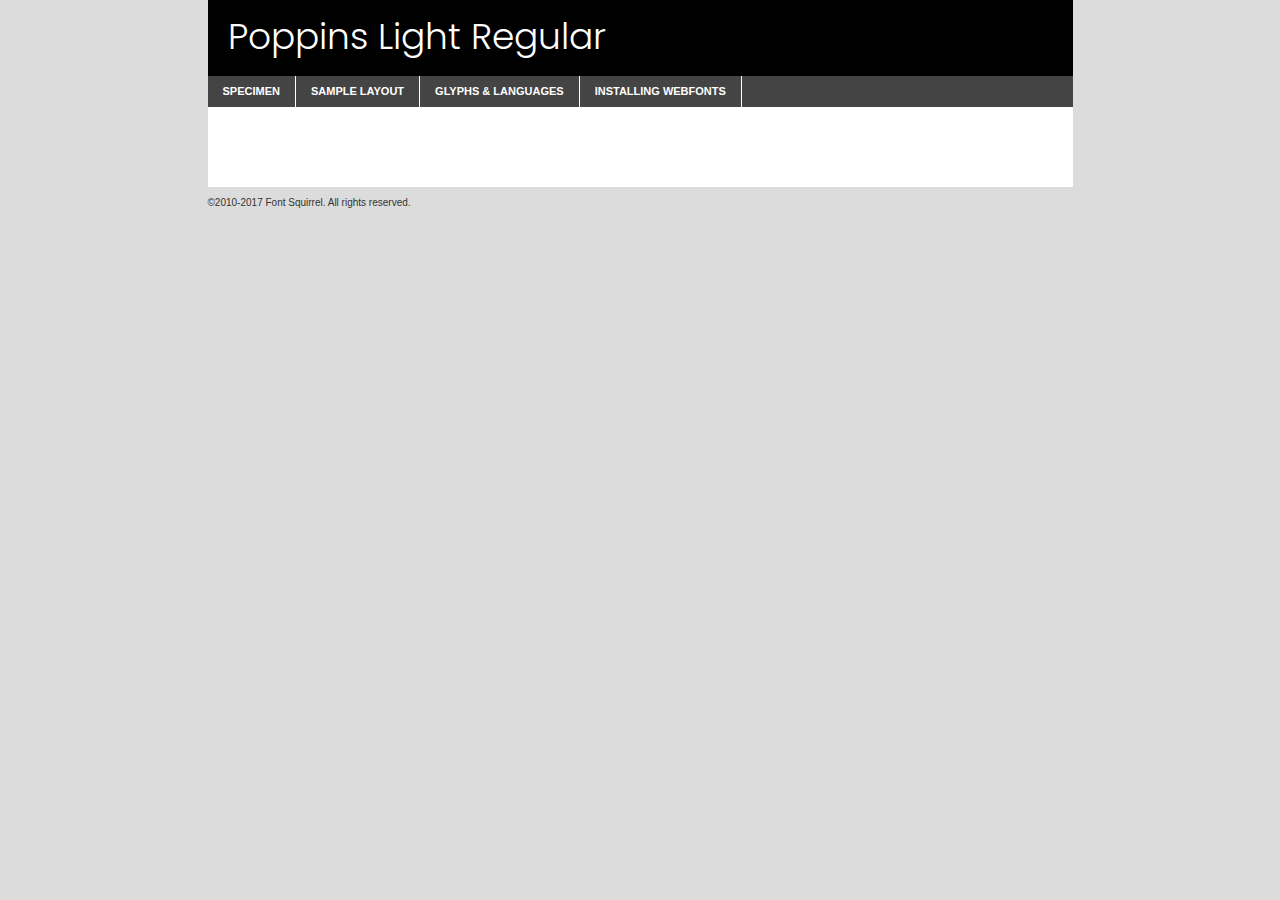
<file: loginscreen/components/fonts/poppins-light-demo.html>
<!DOCTYPE html PUBLIC "-//W3C//DTD XHTML 1.0 Transitional//EN"
	"http://www.w3.org/TR/xhtml1/DTD/xhtml1-transitional.dtd">

<html xmlns="http://www.w3.org/1999/xhtml" xml:lang="en" lang="en">
<head>
	<meta http-equiv="Content-Type" content="text/html; charset=utf-8" />
	<script src="http://ajax.googleapis.com/ajax/libs/jquery/1.7.2/jquery.min.js" type="text/javascript" charset="utf-8"></script>
	<script type="text/javascript">
	(function($){$.fn.easyTabs=function(option){var param=jQuery.extend({fadeSpeed:"fast",defaultContent:1,activeClass:'active'},option);$(this).each(function(){var thisId="#"+this.id;if(param.defaultContent==''){param.defaultContent=1;}
	if(typeof param.defaultContent=="number")
	{var defaultTab=$(thisId+" .tabs li:eq("+(param.defaultContent-1)+") a").attr('href').substr(1);}else{var defaultTab=param.defaultContent;}
	$(thisId+" .tabs li a").each(function(){var tabToHide=$(this).attr('href').substr(1);$("#"+tabToHide).addClass('easytabs-tab-content');});hideAll();changeContent(defaultTab);function hideAll(){$(thisId+" .easytabs-tab-content").hide();}
	function changeContent(tabId){hideAll();$(thisId+" .tabs li").removeClass(param.activeClass);$(thisId+" .tabs li a[href=#"+tabId+"]").closest('li').addClass(param.activeClass);if(param.fadeSpeed!="none")
	{$(thisId+" #"+tabId).fadeIn(param.fadeSpeed);}else{$(thisId+" #"+tabId).show();}}
	$(thisId+" .tabs li").click(function(){var tabId=$(this).find('a').attr('href').substr(1);changeContent(tabId);return false;});});}})(jQuery);
	</script>
	<link rel="stylesheet" href="specimen_files/specimen_stylesheet.css" type="text/css" charset="utf-8" />
	<link rel="stylesheet" href="stylesheet.css" type="text/css" charset="utf-8" />

	<style type="text/css">
					body{
				font-family: 'poppinslight';
							}
		</style>

	<title>Poppins Light Regular Specimen</title>
	
	
	<script type="text/javascript" charset="utf-8">
		$(document).ready(function() {
			$('#container').easyTabs({defaultContent:1});
		});
	</script>
</head>

<body>
<div id="container">
	<div id="header">
		Poppins Light Regular	</div>
	<ul class="tabs">
		<li><a href="#specimen">Specimen</a></li>
		<li><a href="#layout">Sample Layout</a></li>
				<li><a href="#glyphs">Glyphs &amp; Languages</a></li>
		<li><a href="#installing">Installing Webfonts</a></li>
		
	</ul>
	
	<div id="main_content">

		
			<div id="specimen">
		
				<div class="section">
					<div class="grid12 firstcol">
						<div class="huge">AaBb</div>
					</div>
				</div>
		
				<div class="section">
					<div class="glyph_range">A&#x200B;B&#x200b;C&#x200b;D&#x200b;E&#x200b;F&#x200b;G&#x200b;H&#x200b;I&#x200b;J&#x200b;K&#x200b;L&#x200b;M&#x200b;N&#x200b;O&#x200b;P&#x200b;Q&#x200b;R&#x200b;S&#x200b;T&#x200b;U&#x200b;V&#x200b;W&#x200b;X&#x200b;Y&#x200b;Z&#x200b;a&#x200b;b&#x200b;c&#x200b;d&#x200b;e&#x200b;f&#x200b;g&#x200b;h&#x200b;i&#x200b;j&#x200b;k&#x200b;l&#x200b;m&#x200b;n&#x200b;o&#x200b;p&#x200b;q&#x200b;r&#x200b;s&#x200b;t&#x200b;u&#x200b;v&#x200b;w&#x200b;x&#x200b;y&#x200b;z&#x200b;1&#x200b;2&#x200b;3&#x200b;4&#x200b;5&#x200b;6&#x200b;7&#x200b;8&#x200b;9&#x200b;0&#x200b;&amp;&#x200b;.&#x200b;,&#x200b;?&#x200b;!&#x200b;&#64;&#x200b;(&#x200b;)&#x200b;#&#x200b;$&#x200b;%&#x200b;*&#x200b;+&#x200b;-&#x200b;=&#x200b;:&#x200b;;</div>
				</div>
				<div class="section">
					<div class="grid12 firstcol">
						<table class="sample_table">
							<tr><td>10</td><td class="size10">abcdefghijklmnopqrstuvwxyzABCDEFGHIJKLMNOPQRSTUVWXYZ0123456789abcdefghijklmnopqrstuvwxyzABCDEFGHIJKLMNOPQRSTUVWXYZ0123456789abcdefghijklmnopqrstuvwxyzABCDEFGHIJKLMNOPQRSTUVWXYZ</td></tr>
							<tr><td>11</td><td class="size11">abcdefghijklmnopqrstuvwxyzABCDEFGHIJKLMNOPQRSTUVWXYZ0123456789abcdefghijklmnopqrstuvwxyzABCDEFGHIJKLMNOPQRSTUVWXYZ0123456789abcdefghijklmnopqrstuvwxyzABCDEFGHIJKLMNOPQRSTUVWXYZ</td></tr>
							<tr><td>12</td><td class="size12">abcdefghijklmnopqrstuvwxyzABCDEFGHIJKLMNOPQRSTUVWXYZ0123456789abcdefghijklmnopqrstuvwxyzABCDEFGHIJKLMNOPQRSTUVWXYZ0123456789abcdefghijklmnopqrstuvwxyzABCDEFGHIJKLMNOPQRSTUVWXYZ</td></tr>
							<tr><td>13</td><td class="size13">abcdefghijklmnopqrstuvwxyzABCDEFGHIJKLMNOPQRSTUVWXYZ0123456789abcdefghijklmnopqrstuvwxyzABCDEFGHIJKLMNOPQRSTUVWXYZ0123456789abcdefghijklmnopqrstuvwxyzABCDEFGHIJKLMNOPQRSTUVWXYZ</td></tr>
							<tr><td>14</td><td class="size14">abcdefghijklmnopqrstuvwxyzABCDEFGHIJKLMNOPQRSTUVWXYZ0123456789abcdefghijklmnopqrstuvwxyzABCDEFGHIJKLMNOPQRSTUVWXYZ0123456789abcdefghijklmnopqrstuvwxyzABCDEFGHIJKLMNOPQRSTUVWXYZ</td></tr>
							<tr><td>16</td><td class="size16">abcdefghijklmnopqrstuvwxyzABCDEFGHIJKLMNOPQRSTUVWXYZ0123456789abcdefghijklmnopqrstuvwxyzABCDEFGHIJKLMNOPQRSTUVWXYZ</td></tr>
							<tr><td>18</td><td class="size18">abcdefghijklmnopqrstuvwxyzABCDEFGHIJKLMNOPQRSTUVWXYZ0123456789abcdefghijklmnopqrstuvwxyzABCDEFGHIJKLMNOPQRSTUVWXYZ</td></tr>
							<tr><td>20</td><td class="size20">abcdefghijklmnopqrstuvwxyzABCDEFGHIJKLMNOPQRSTUVWXYZ0123456789abcdefghijklmnopqrstuvwxyzABCDEFGHIJKLMNOPQRSTUVWXYZ</td></tr>
							<tr><td>24</td><td class="size24">abcdefghijklmnopqrstuvwxyzABCDEFGHIJKLMNOPQRSTUVWXYZ0123456789abcdefghijklmnopqrstuvwxyzABCDEFGHIJKLMNOPQRSTUVWXYZ</td></tr>
							<tr><td>30</td><td class="size30">abcdefghijklmnopqrstuvwxyzABCDEFGHIJKLMNOPQRSTUVWXYZ0123456789abcdefghijklmnopqrstuvwxyzABCDEFGHIJKLMNOPQRSTUVWXYZ</td></tr>
							<tr><td>36</td><td class="size36">abcdefghijklmnopqrstuvwxyzABCDEFGHIJKLMNOPQRSTUVWXYZ0123456789abcdefghijklmnopqrstuvwxyzABCDEFGHIJKLMNOPQRSTUVWXYZ</td></tr>
							<tr><td>48</td><td class="size48">abcdefghijklmnopqrstuvwxyzABCDEFGHIJKLMNOPQRSTUVWXYZ0123456789abcdefghijklmnopqrstuvwxyzABCDEFGHIJKLMNOPQRSTUVWXYZ</td></tr>
							<tr><td>60</td><td class="size60">abcdefghijklmnopqrstuvwxyzABCDEFGHIJKLMNOPQRSTUVWXYZ0123456789abcdefghijklmnopqrstuvwxyzABCDEFGHIJKLMNOPQRSTUVWXYZ</td></tr>
							<tr><td>72</td><td class="size72">abcdefghijklmnopqrstuvwxyzABCDEFGHIJKLMNOPQRSTUVWXYZ0123456789abcdefghijklmnopqrstuvwxyzABCDEFGHIJKLMNOPQRSTUVWXYZ</td></tr>
							<tr><td>90</td><td class="size90">abcdefghijklmnopqrstuvwxyzABCDEFGHIJKLMNOPQRSTUVWXYZ0123456789abcdefghijklmnopqrstuvwxyzABCDEFGHIJKLMNOPQRSTUVWXYZ</td></tr>
						</table>
				
					</div>
			
				</div>
		
		
		
								<div class="section" id="bodycomparison">


										<div id="xheight">
				<div class="fontbody">&#x25FC;&#x25FC;&#x25FC;&#x25FC;&#x25FC;&#x25FC;&#x25FC;&#x25FC;&#x25FC;&#x25FC;&#x25FC;&#x25FC;&#x25FC;&#x25FC;&#x25FC;&#x25FC;&#x25FC;&#x25FC;&#x25FC;&#x25FC;&#x25FC;&#x25FC;&#x25FC;&#x25FC;&#x25FC;&#x25FC;&#x25FC;&#x25FC;&#x25FC;&#x25FC;&#x25FC;&#x25FC;&#x25FC;&#x25FC;&#x25FC;&#x25FC;&#x25FC;&#x25FC;&#x25FC;&#x25FC;&#x25FC;&#x25FC;&#x25FC;&#x25FC;&#x25FC;&#x25FC;&#x25FC;&#x25FC;&#x25FC;&#x25FC;&#x25FC;&#x25FC;&#x25FC;&#x25FC;&#x25FC;&#x25FC;&#x25FC;&#x25FC;&#x25FC;&#x25FC;&#x25FC;&#x25FC;&#x25FC;&#x25FC;&#x25FC;&#x25FC;&#x25FC;&#x25FC;&#x25FC;&#x25FC;&#x25FC;&#x25FC;&#x25FC;&#x25FC;&#x25FC;&#x25FC;&#x25FC;&#x25FC;&#x25FC;&#x25FC;&#x25FC;&#x25FC;&#x25FC;&#x25FC;&#x25FC;&#x25FC;&#x25FC;&#x25FC;&#x25FC;&#x25FC;&#x25FC;&#x25FC;&#x25FC;&#x25FC;&#x25FC;&#x25FC;&#x25FC;&#x25FC;&#x25FC;body</div><div class="arialbody">body</div><div class="verdanabody">body</div><div class="georgiabody">body</div></div>
										<div class="fontbody" style="z-index:1">
											body<span>Poppins Light Regular</span>
										</div>
										<div class="arialbody" style="z-index:1">
											body<span>Arial</span>
										</div>
										<div class="verdanabody" style="z-index:1">
											body<span>Verdana</span>
										</div>
										<div class="georgiabody" style="z-index:1">
											body<span>Georgia</span>
										</div>



								</div>
		
		
				<div class="section psample psample_row1" id="">
					
					<div class="grid2 firstcol">
						<p class="size10"><span>10.</span>Aenean lacinia bibendum nulla sed consectetur. Fusce dapibus, tellus ac cursus commodo, tortor mauris condimentum nibh, ut fermentum massa justo sit amet risus. Nullam id dolor id nibh ultricies vehicula ut id elit. Cum sociis natoque penatibus et magnis dis parturient montes, nascetur ridiculus mus. Nulla vitae elit libero, a pharetra augue.</p>
			
					</div>
					<div class="grid3">
						<p class="size11"><span>11.</span>Aenean lacinia bibendum nulla sed consectetur. Fusce dapibus, tellus ac cursus commodo, tortor mauris condimentum nibh, ut fermentum massa justo sit amet risus. Nullam id dolor id nibh ultricies vehicula ut id elit. Cum sociis natoque penatibus et magnis dis parturient montes, nascetur ridiculus mus. Nulla vitae elit libero, a pharetra augue.</p>
			
					</div>
					<div class="grid3">
						<p class="size12"><span>12.</span>Aenean lacinia bibendum nulla sed consectetur. Fusce dapibus, tellus ac cursus commodo, tortor mauris condimentum nibh, ut fermentum massa justo sit amet risus. Nullam id dolor id nibh ultricies vehicula ut id elit. Cum sociis natoque penatibus et magnis dis parturient montes, nascetur ridiculus mus. Nulla vitae elit libero, a pharetra augue.</p>
			
					</div>
					<div class="grid4">
						<p class="size13"><span>13.</span>Aenean lacinia bibendum nulla sed consectetur. Fusce dapibus, tellus ac cursus commodo, tortor mauris condimentum nibh, ut fermentum massa justo sit amet risus. Nullam id dolor id nibh ultricies vehicula ut id elit. Cum sociis natoque penatibus et magnis dis parturient montes, nascetur ridiculus mus. Nulla vitae elit libero, a pharetra augue.</p>
			
					</div>
					<div class="white_blend"></div>
					
				</div>
				<div class="section psample psample_row2" id="">
					<div class="grid3 firstcol">
						<p class="size14"><span>14.</span>Aenean lacinia bibendum nulla sed consectetur. Fusce dapibus, tellus ac cursus commodo, tortor mauris condimentum nibh, ut fermentum massa justo sit amet risus. Nullam id dolor id nibh ultricies vehicula ut id elit. Cum sociis natoque penatibus et magnis dis parturient montes, nascetur ridiculus mus. Nulla vitae elit libero, a pharetra augue.</p>
			
					</div>
					<div class="grid4">
						<p class="size16"><span>16.</span>Aenean lacinia bibendum nulla sed consectetur. Fusce dapibus, tellus ac cursus commodo, tortor mauris condimentum nibh, ut fermentum massa justo sit amet risus. Nullam id dolor id nibh ultricies vehicula ut id elit. Cum sociis natoque penatibus et magnis dis parturient montes, nascetur ridiculus mus. Nulla vitae elit libero, a pharetra augue.</p>
			
					</div>
					<div class="grid5">
						<p class="size18"><span>18.</span>Aenean lacinia bibendum nulla sed consectetur. Fusce dapibus, tellus ac cursus commodo, tortor mauris condimentum nibh, ut fermentum massa justo sit amet risus. Nullam id dolor id nibh ultricies vehicula ut id elit. Cum sociis natoque penatibus et magnis dis parturient montes, nascetur ridiculus mus. Nulla vitae elit libero, a pharetra augue.</p>
			
					</div>

					<div class="white_blend"></div>

				</div>
				
				<div class="section psample psample_row3" id="">
					<div class="grid5 firstcol">
						<p class="size20"><span>20.</span>Aenean lacinia bibendum nulla sed consectetur. Fusce dapibus, tellus ac cursus commodo, tortor mauris condimentum nibh, ut fermentum massa justo sit amet risus. Nullam id dolor id nibh ultricies vehicula ut id elit. Cum sociis natoque penatibus et magnis dis parturient montes, nascetur ridiculus mus. Nulla vitae elit libero, a pharetra augue.</p>
					</div>
					<div class="grid7">
						<p class="size24"><span>24.</span>Aenean lacinia bibendum nulla sed consectetur. Fusce dapibus, tellus ac cursus commodo, tortor mauris condimentum nibh, ut fermentum massa justo sit amet risus. Nullam id dolor id nibh ultricies vehicula ut id elit. Cum sociis natoque penatibus et magnis dis parturient montes, nascetur ridiculus mus. Nulla vitae elit libero, a pharetra augue.</p>
					</div>
					
					<div class="white_blend"></div>
					
				</div>
				
				<div class="section psample psample_row4" id="">
					<div class="grid12 firstcol">
						<p class="size30"><span>30.</span>Aenean lacinia bibendum nulla sed consectetur. Fusce dapibus, tellus ac cursus commodo, tortor mauris condimentum nibh, ut fermentum massa justo sit amet risus. Nullam id dolor id nibh ultricies vehicula ut id elit. Cum sociis natoque penatibus et magnis dis parturient montes, nascetur ridiculus mus. Nulla vitae elit libero, a pharetra augue.</p>
					</div>
					<div class="white_blend"></div>
					
				</div>
				
				
				
				<div class="section psample psample_row1 fullreverse">
					<div class="grid2 firstcol">
						<p class="size10"><span>10.</span>Aenean lacinia bibendum nulla sed consectetur. Fusce dapibus, tellus ac cursus commodo, tortor mauris condimentum nibh, ut fermentum massa justo sit amet risus. Nullam id dolor id nibh ultricies vehicula ut id elit. Cum sociis natoque penatibus et magnis dis parturient montes, nascetur ridiculus mus. Nulla vitae elit libero, a pharetra augue.</p>
			
					</div>
					<div class="grid3">
						<p class="size11"><span>11.</span>Aenean lacinia bibendum nulla sed consectetur. Fusce dapibus, tellus ac cursus commodo, tortor mauris condimentum nibh, ut fermentum massa justo sit amet risus. Nullam id dolor id nibh ultricies vehicula ut id elit. Cum sociis natoque penatibus et magnis dis parturient montes, nascetur ridiculus mus. Nulla vitae elit libero, a pharetra augue.</p>
			
					</div>
					<div class="grid3">
						<p class="size12"><span>12.</span>Aenean lacinia bibendum nulla sed consectetur. Fusce dapibus, tellus ac cursus commodo, tortor mauris condimentum nibh, ut fermentum massa justo sit amet risus. Nullam id dolor id nibh ultricies vehicula ut id elit. Cum sociis natoque penatibus et magnis dis parturient montes, nascetur ridiculus mus. Nulla vitae elit libero, a pharetra augue.</p>
			
					</div>
					<div class="grid4">
						<p class="size13"><span>13.</span>Aenean lacinia bibendum nulla sed consectetur. Fusce dapibus, tellus ac cursus commodo, tortor mauris condimentum nibh, ut fermentum massa justo sit amet risus. Nullam id dolor id nibh ultricies vehicula ut id elit. Cum sociis natoque penatibus et magnis dis parturient montes, nascetur ridiculus mus. Nulla vitae elit libero, a pharetra augue.</p>
			
					</div>
					<div class="black_blend"></div>
					
				</div>
				
				<div class="section psample psample_row2 fullreverse">
					<div class="grid3 firstcol">
						<p class="size14"><span>14.</span>Aenean lacinia bibendum nulla sed consectetur. Fusce dapibus, tellus ac cursus commodo, tortor mauris condimentum nibh, ut fermentum massa justo sit amet risus. Nullam id dolor id nibh ultricies vehicula ut id elit. Cum sociis natoque penatibus et magnis dis parturient montes, nascetur ridiculus mus. Nulla vitae elit libero, a pharetra augue.</p>
			
					</div>
					<div class="grid4">
						<p class="size16"><span>16.</span>Aenean lacinia bibendum nulla sed consectetur. Fusce dapibus, tellus ac cursus commodo, tortor mauris condimentum nibh, ut fermentum massa justo sit amet risus. Nullam id dolor id nibh ultricies vehicula ut id elit. Cum sociis natoque penatibus et magnis dis parturient montes, nascetur ridiculus mus. Nulla vitae elit libero, a pharetra augue.</p>
			
					</div>
					<div class="grid5">
						<p class="size18"><span>18.</span>Aenean lacinia bibendum nulla sed consectetur. Fusce dapibus, tellus ac cursus commodo, tortor mauris condimentum nibh, ut fermentum massa justo sit amet risus. Nullam id dolor id nibh ultricies vehicula ut id elit. Cum sociis natoque penatibus et magnis dis parturient montes, nascetur ridiculus mus. Nulla vitae elit libero, a pharetra augue.</p>
			
					</div>
					<div class="black_blend"></div>

				</div>
				
				<div class="section psample fullreverse psample_row3" id="">
					<div class="grid5 firstcol">
						<p class="size20"><span>20.</span>Aenean lacinia bibendum nulla sed consectetur. Fusce dapibus, tellus ac cursus commodo, tortor mauris condimentum nibh, ut fermentum massa justo sit amet risus. Nullam id dolor id nibh ultricies vehicula ut id elit. Cum sociis natoque penatibus et magnis dis parturient montes, nascetur ridiculus mus. Nulla vitae elit libero, a pharetra augue.</p>
					</div>
					<div class="grid7">
						<p class="size24"><span>24.</span>Aenean lacinia bibendum nulla sed consectetur. Fusce dapibus, tellus ac cursus commodo, tortor mauris condimentum nibh, ut fermentum massa justo sit amet risus. Nullam id dolor id nibh ultricies vehicula ut id elit. Cum sociis natoque penatibus et magnis dis parturient montes, nascetur ridiculus mus. Nulla vitae elit libero, a pharetra augue.</p>
					</div>
					
					<div class="black_blend"></div>
					
				</div>
				
				<div class="section psample fullreverse psample_row4" id="" style="border-bottom: 20px #000 solid;">
					<div class="grid12 firstcol">
						<p class="size30"><span>30.</span>Aenean lacinia bibendum nulla sed consectetur. Fusce dapibus, tellus ac cursus commodo, tortor mauris condimentum nibh, ut fermentum massa justo sit amet risus. Nullam id dolor id nibh ultricies vehicula ut id elit. Cum sociis natoque penatibus et magnis dis parturient montes, nascetur ridiculus mus. Nulla vitae elit libero, a pharetra augue.</p>
					</div>
					<div class="black_blend"></div>
					
				</div>
				
				
				
				
			</div>
			
			<div id="layout">
				
				<div class="section">
					
					<div class="grid12 firstcol">
						<h1>Lorem Ipsum Dolor</h1>
						<h2>Etiam porta sem malesuada magna mollis euismod</h2>
						
						<p class="byline">By <a href="#link">Aenean Lacinia</a></p>
					</div>
				</div>
				<div class="section">
					<div class="grid8 firstcol">
						<p class="large">Donec sed odio dui. Morbi leo risus, porta ac consectetur ac, vestibulum at eros. Fusce dapibus, tellus ac cursus commodo, tortor mauris condimentum nibh, ut fermentum massa justo sit amet risus. </p>

						
						<h3>Pellentesque ornare sem</h3>

						<p>Maecenas sed diam eget risus varius blandit sit amet non magna. Maecenas faucibus mollis interdum. Donec ullamcorper nulla non metus auctor fringilla. Nullam id dolor id nibh ultricies vehicula ut id elit. Nullam id dolor id nibh ultricies vehicula ut id elit. </p>

						<p>Aenean eu leo quam. Pellentesque ornare sem lacinia quam venenatis vestibulum. Lorem ipsum dolor sit amet, consectetur adipiscing elit. Cum sociis natoque penatibus et magnis dis parturient montes, nascetur ridiculus mus. </p>

						<p>Nulla vitae elit libero, a pharetra augue. Praesent commodo cursus magna, vel scelerisque nisl consectetur et. Aenean lacinia bibendum nulla sed consectetur. </p>

						<p>Nullam quis risus eget urna mollis ornare vel eu leo. Nullam quis risus eget urna mollis ornare vel eu leo. Maecenas sed diam eget risus varius blandit sit amet non magna. Donec ullamcorper nulla non metus auctor fringilla. </p>

						<h3>Cras mattis consectetur</h3>

						<p>Aenean eu leo quam. Pellentesque ornare sem lacinia quam venenatis vestibulum. Aenean lacinia bibendum nulla sed consectetur. Integer posuere erat a ante venenatis dapibus posuere velit aliquet. Cras mattis consectetur purus sit amet fermentum. </p>

						<p>Nullam id dolor id nibh ultricies vehicula ut id elit. Nullam quis risus eget urna mollis ornare vel eu leo. Cras mattis consectetur purus sit amet fermentum.</p>
					</div>
					
					<div class="grid4 sidebar">
						
						<div class="box reverse">
							<p class="last">Nullam quis risus eget urna mollis ornare vel eu leo. Donec ullamcorper nulla non metus auctor fringilla. Cras mattis consectetur purus sit amet fermentum. Sed posuere consectetur est at lobortis. Lorem ipsum dolor sit amet, consectetur adipiscing elit. </p>
						</div>
						
						<p class="caption">Maecenas sed diam eget risus varius.</p>

						<p>Vestibulum id ligula porta felis euismod semper. Integer posuere erat a ante venenatis dapibus posuere velit aliquet. Vestibulum id ligula porta felis euismod semper. Sed posuere consectetur est at lobortis. Maecenas sed diam eget risus varius blandit sit amet non magna. Fusce dapibus, tellus ac cursus commodo, tortor mauris condimentum nibh, ut fermentum massa justo sit amet risus. </p>

					

						<p>Duis mollis, est non commodo luctus, nisi erat porttitor ligula, eget lacinia odio sem nec elit. Aenean lacinia bibendum nulla sed consectetur. Vivamus sagittis lacus vel augue laoreet rutrum faucibus dolor auctor. Aenean lacinia bibendum nulla sed consectetur. Nullam quis risus eget urna mollis ornare vel eu leo. </p>

						<p>Praesent commodo cursus magna, vel scelerisque nisl consectetur et. Donec ullamcorper nulla non metus auctor fringilla. Maecenas faucibus mollis interdum. Fusce dapibus, tellus ac cursus commodo, tortor mauris condimentum nibh, ut fermentum massa justo sit amet risus. </p>

					</div>
				</div>
				
			</div>


			



		<div id="glyphs">
			<div class="section">
				<div class="grid12 firstcol">
			
				<h1>Language Support</h1>
				<p>The subset of Poppins Light Regular in this kit supports the following languages:<br />
			
					English, Arrernte, Bislama, Cebuano, Fijian, Gilbertese, Hmong, Ibanag, Iloko_ilokano, Interglossa_glosa, Interlingua, Lojban, Manx, Norfolk_pitcairnese, Oromo, Rotokas, Samoan, Sardinian, Seychelles_creole, Shona, Somali, Southern_ndebele, Swahili, Swati_swazi, Tok_pisin, Warlpiri, Xhosa, Zulu, Latinbasic, Demo				</p>
				<h1>Glyph Chart</h1>
				<p>The subset of Poppins Light Regular in this kit includes all the glyphs listed below. Unicode entities are included above each glyph to help you insert individual characters into your layout.</p>
				<div id="glyph_chart">
			
																														 <div><p>&amp;#13;</p>&#13;</div>
																				 <div><p>&amp;#32;</p>&#32;</div>
																				 <div><p>&amp;#33;</p>&#33;</div>
																				 <div><p>&amp;#34;</p>&#34;</div>
																				 <div><p>&amp;#35;</p>&#35;</div>
																				 <div><p>&amp;#36;</p>&#36;</div>
																				 <div><p>&amp;#37;</p>&#37;</div>
																				 <div><p>&amp;#38;</p>&#38;</div>
																				 <div><p>&amp;#39;</p>&#39;</div>
																				 <div><p>&amp;#40;</p>&#40;</div>
																				 <div><p>&amp;#41;</p>&#41;</div>
																				 <div><p>&amp;#42;</p>&#42;</div>
																				 <div><p>&amp;#43;</p>&#43;</div>
																				 <div><p>&amp;#44;</p>&#44;</div>
																				 <div><p>&amp;#46;</p>&#46;</div>
																				 <div><p>&amp;#47;</p>&#47;</div>
																				 <div><p>&amp;#48;</p>&#48;</div>
																				 <div><p>&amp;#49;</p>&#49;</div>
																				 <div><p>&amp;#50;</p>&#50;</div>
																				 <div><p>&amp;#51;</p>&#51;</div>
																				 <div><p>&amp;#52;</p>&#52;</div>
																				 <div><p>&amp;#53;</p>&#53;</div>
																				 <div><p>&amp;#54;</p>&#54;</div>
																				 <div><p>&amp;#55;</p>&#55;</div>
																				 <div><p>&amp;#56;</p>&#56;</div>
																				 <div><p>&amp;#57;</p>&#57;</div>
																				 <div><p>&amp;#60;</p>&#60;</div>
																				 <div><p>&amp;#61;</p>&#61;</div>
																				 <div><p>&amp;#62;</p>&#62;</div>
																				 <div><p>&amp;#63;</p>&#63;</div>
																				 <div><p>&amp;#64;</p>&#64;</div>
																				 <div><p>&amp;#65;</p>&#65;</div>
																				 <div><p>&amp;#66;</p>&#66;</div>
																				 <div><p>&amp;#67;</p>&#67;</div>
																				 <div><p>&amp;#68;</p>&#68;</div>
																				 <div><p>&amp;#69;</p>&#69;</div>
																				 <div><p>&amp;#70;</p>&#70;</div>
																				 <div><p>&amp;#71;</p>&#71;</div>
																				 <div><p>&amp;#72;</p>&#72;</div>
																				 <div><p>&amp;#73;</p>&#73;</div>
																				 <div><p>&amp;#74;</p>&#74;</div>
																				 <div><p>&amp;#75;</p>&#75;</div>
																				 <div><p>&amp;#76;</p>&#76;</div>
																				 <div><p>&amp;#77;</p>&#77;</div>
																				 <div><p>&amp;#78;</p>&#78;</div>
																				 <div><p>&amp;#79;</p>&#79;</div>
																				 <div><p>&amp;#80;</p>&#80;</div>
																				 <div><p>&amp;#81;</p>&#81;</div>
																				 <div><p>&amp;#82;</p>&#82;</div>
																				 <div><p>&amp;#83;</p>&#83;</div>
																				 <div><p>&amp;#84;</p>&#84;</div>
																				 <div><p>&amp;#85;</p>&#85;</div>
																				 <div><p>&amp;#86;</p>&#86;</div>
																				 <div><p>&amp;#87;</p>&#87;</div>
																				 <div><p>&amp;#88;</p>&#88;</div>
																				 <div><p>&amp;#89;</p>&#89;</div>
																				 <div><p>&amp;#90;</p>&#90;</div>
																				 <div><p>&amp;#91;</p>&#91;</div>
																				 <div><p>&amp;#92;</p>&#92;</div>
																				 <div><p>&amp;#93;</p>&#93;</div>
																				 <div><p>&amp;#94;</p>&#94;</div>
																				 <div><p>&amp;#95;</p>&#95;</div>
																				 <div><p>&amp;#96;</p>&#96;</div>
																				 <div><p>&amp;#97;</p>&#97;</div>
																				 <div><p>&amp;#98;</p>&#98;</div>
																				 <div><p>&amp;#99;</p>&#99;</div>
																				 <div><p>&amp;#100;</p>&#100;</div>
																				 <div><p>&amp;#101;</p>&#101;</div>
																				 <div><p>&amp;#102;</p>&#102;</div>
																				 <div><p>&amp;#103;</p>&#103;</div>
																				 <div><p>&amp;#104;</p>&#104;</div>
																				 <div><p>&amp;#105;</p>&#105;</div>
																				 <div><p>&amp;#106;</p>&#106;</div>
																				 <div><p>&amp;#107;</p>&#107;</div>
																				 <div><p>&amp;#108;</p>&#108;</div>
																				 <div><p>&amp;#109;</p>&#109;</div>
																				 <div><p>&amp;#110;</p>&#110;</div>
																				 <div><p>&amp;#111;</p>&#111;</div>
																				 <div><p>&amp;#112;</p>&#112;</div>
																				 <div><p>&amp;#113;</p>&#113;</div>
																				 <div><p>&amp;#114;</p>&#114;</div>
																				 <div><p>&amp;#115;</p>&#115;</div>
																				 <div><p>&amp;#116;</p>&#116;</div>
																				 <div><p>&amp;#117;</p>&#117;</div>
																				 <div><p>&amp;#118;</p>&#118;</div>
																				 <div><p>&amp;#119;</p>&#119;</div>
																				 <div><p>&amp;#120;</p>&#120;</div>
																				 <div><p>&amp;#121;</p>&#121;</div>
																				 <div><p>&amp;#122;</p>&#122;</div>
																				 <div><p>&amp;#123;</p>&#123;</div>
																				 <div><p>&amp;#124;</p>&#124;</div>
																				 <div><p>&amp;#125;</p>&#125;</div>
																				 <div><p>&amp;#126;</p>&#126;</div>
																				 <div><p>&amp;#160;</p>&#160;</div>
																				 <div><p>&amp;#161;</p>&#161;</div>
																				 <div><p>&amp;#162;</p>&#162;</div>
																				 <div><p>&amp;#163;</p>&#163;</div>
																				 <div><p>&amp;#164;</p>&#164;</div>
																				 <div><p>&amp;#165;</p>&#165;</div>
																				 <div><p>&amp;#166;</p>&#166;</div>
																				 <div><p>&amp;#167;</p>&#167;</div>
																				 <div><p>&amp;#168;</p>&#168;</div>
																				 <div><p>&amp;#169;</p>&#169;</div>
																				 <div><p>&amp;#170;</p>&#170;</div>
																				 <div><p>&amp;#171;</p>&#171;</div>
																				 <div><p>&amp;#172;</p>&#172;</div>
																				 <div><p>&amp;#174;</p>&#174;</div>
																				 <div><p>&amp;#175;</p>&#175;</div>
																				 <div><p>&amp;#176;</p>&#176;</div>
																				 <div><p>&amp;#177;</p>&#177;</div>
																				 <div><p>&amp;#178;</p>&#178;</div>
																				 <div><p>&amp;#179;</p>&#179;</div>
																				 <div><p>&amp;#180;</p>&#180;</div>
																				 <div><p>&amp;#181;</p>&#181;</div>
																				 <div><p>&amp;#182;</p>&#182;</div>
																				 <div><p>&amp;#184;</p>&#184;</div>
																				 <div><p>&amp;#185;</p>&#185;</div>
																				 <div><p>&amp;#186;</p>&#186;</div>
																				 <div><p>&amp;#187;</p>&#187;</div>
																				 <div><p>&amp;#188;</p>&#188;</div>
																				 <div><p>&amp;#189;</p>&#189;</div>
																				 <div><p>&amp;#190;</p>&#190;</div>
																				 <div><p>&amp;#191;</p>&#191;</div>
																				 <div><p>&amp;#198;</p>&#198;</div>
																				 <div><p>&amp;#199;</p>&#199;</div>
																				 <div><p>&amp;#208;</p>&#208;</div>
																				 <div><p>&amp;#215;</p>&#215;</div>
																				 <div><p>&amp;#216;</p>&#216;</div>
																				 <div><p>&amp;#222;</p>&#222;</div>
																				 <div><p>&amp;#223;</p>&#223;</div>
																				 <div><p>&amp;#230;</p>&#230;</div>
																				 <div><p>&amp;#231;</p>&#231;</div>
																				 <div><p>&amp;#240;</p>&#240;</div>
																				 <div><p>&amp;#247;</p>&#247;</div>
																				 <div><p>&amp;#248;</p>&#248;</div>
																				 <div><p>&amp;#254;</p>&#254;</div>
																				 <div><p>&amp;#305;</p>&#305;</div>
																				 <div><p>&amp;#338;</p>&#338;</div>
																				 <div><p>&amp;#339;</p>&#339;</div>
																				 <div><p>&amp;#710;</p>&#710;</div>
																				 <div><p>&amp;#730;</p>&#730;</div>
																				 <div><p>&amp;#732;</p>&#732;</div>
																				 <div><p>&amp;#8192;</p>&#8192;</div>
																				 <div><p>&amp;#8193;</p>&#8193;</div>
																				 <div><p>&amp;#8194;</p>&#8194;</div>
																				 <div><p>&amp;#8195;</p>&#8195;</div>
																				 <div><p>&amp;#8196;</p>&#8196;</div>
																				 <div><p>&amp;#8197;</p>&#8197;</div>
																				 <div><p>&amp;#8198;</p>&#8198;</div>
																				 <div><p>&amp;#8199;</p>&#8199;</div>
																				 <div><p>&amp;#8200;</p>&#8200;</div>
																				 <div><p>&amp;#8201;</p>&#8201;</div>
																				 <div><p>&amp;#8202;</p>&#8202;</div>
																				 <div><p>&amp;#8211;</p>&#8211;</div>
																				 <div><p>&amp;#8212;</p>&#8212;</div>
																				 <div><p>&amp;#8216;</p>&#8216;</div>
																				 <div><p>&amp;#8217;</p>&#8217;</div>
																				 <div><p>&amp;#8218;</p>&#8218;</div>
																				 <div><p>&amp;#8220;</p>&#8220;</div>
																				 <div><p>&amp;#8221;</p>&#8221;</div>
																				 <div><p>&amp;#8222;</p>&#8222;</div>
																				 <div><p>&amp;#8226;</p>&#8226;</div>
																				 <div><p>&amp;#8239;</p>&#8239;</div>
																				 <div><p>&amp;#8249;</p>&#8249;</div>
																				 <div><p>&amp;#8250;</p>&#8250;</div>
																				 <div><p>&amp;#8287;</p>&#8287;</div>
																				 <div><p>&amp;#8364;</p>&#8364;</div>
																				 <div><p>&amp;#8482;</p>&#8482;</div>
																				 <div><p>&amp;#8722;</p>&#8722;</div>
																				 <div><p>&amp;#9724;</p>&#9724;</div>
																				 <div><p>&amp;#64257;</p>&#64257;</div>
																																																</div>	
				</div>
		
		
			</div>
		</div>
		
		
		<div id="specs">
			
		</div>
	
		<div id="installing">
			<div class="section">
				<div class="grid7 firstcol">
					<h1>Installing Webfonts</h1>
					
					<p>Webfonts are supported by all major browser platforms but not all in the same way. There are currently four different font formats that must be included in order to target all browsers. This includes TTF, WOFF, EOT and SVG.</p>
					
					<h2>1. Upload your webfonts</h2>
					<p>You must upload your webfont kit to your website. They should be in or near the same directory as your CSS files.</p>
					
					<h2>2. Include the webfont stylesheet</h2>
					<p>A special CSS @font-face declaration helps the various browsers select the appropriate font it needs without causing you a bunch of headaches. Learn more about this syntax by reading the <a href="https://www.fontspring.com/blog/further-hardening-of-the-bulletproof-syntax">Fontspring blog post</a> about it. The code for it is as follows:</p>


<code>
@font-face{ 
	font-family: 'MyWebFont';
	src: url('WebFont.eot');
	src: url('WebFont.eot?#iefix') format('embedded-opentype'),
	     url('WebFont.woff') format('woff'),
	     url('WebFont.ttf') format('truetype'),
	     url('WebFont.svg#webfont') format('svg');
}
</code>

	<p>We've already gone ahead and generated the code for you. All you have to do is link to the stylesheet in your HTML, like this:</p>
	<code>&lt;link rel=&quot;stylesheet&quot; href=&quot;stylesheet.css&quot; type=&quot;text/css&quot; charset=&quot;utf-8&quot; /&gt;</code>

					<h2>3. Modify your own stylesheet</h2>
					<p>To take advantage of your new fonts, you must tell your stylesheet to use them. Look at the original @font-face declaration above and find the property called "font-family." The name linked there will be what you use to reference the font. Prepend that webfont name to the font stack in the "font-family" property, inside the selector you want to change. For example:</p>
<code>p { font-family: 'WebFont', Arial, sans-serif; }</code>

<h2>4. Test</h2>
<p>Getting webfonts to work cross-browser <em>can</em> be tricky. Use the information in the sidebar to help you if you find that fonts aren't loading in a particular browser.</p>
				</div>
				
				<div class="grid5 sidebar">
					<div class="box">
						<h2>Troubleshooting<br />Font-Face Problems</h2>
						<p>Having trouble getting your webfonts to load in your new website? Here are some tips to sort out what might be the problem.</p>

						<h3>Fonts not showing in any browser</h3>

						<p>This sounds like you need to work on the plumbing. You either did not upload the fonts to the correct directory, or you did not link the fonts properly in the CSS. If you've confirmed that all this is correct and you still have a problem, take a look at your .htaccess file and see if requests are getting intercepted.</p>

						<h3>Fonts not loading in iPhone or iPad</h3>

						<p>The most common problem here is that you are serving the fonts from an IIS server. IIS refuses to serve files that have unknown MIME types. If that is the case, you must set the MIME type for SVG to "image/svg+xml" in the server settings. Follow these instructions from Microsoft if you need help.</p>

						<h3>Fonts not loading in Firefox</h3>

						<p>The primary reason for this failure? You are still using a version Firefox older than 3.5. So upgrade already! If that isn't it, then you are very likely serving fonts from a different domain. Firefox requires that all font assets be served from the same domain. Lastly it is possible that you need to add WOFF to your list of MIME types (if you are serving via IIS.)</p>

						<h3>Fonts not loading in IE</h3>

						<p>Are you looking at Internet Explorer on an actual Windows machine or are you cheating by using a service like Adobe BrowserLab? Many of these screenshot services do not render @font-face for IE. Best to test it on a real machine.</p>

						<h3>Fonts not loading in IE9</h3>

						<p>IE9, like Firefox, requires that fonts be served from the same domain as the website. Make sure that is the case.</p>
					</div>
				</div>
			</div>
			
		</div>
	
	</div>
	<div id="footer">
		<p>&copy;2010-2017 Font Squirrel. All rights reserved.</p>
	</div>
</div>
</body>
</html>
</file>
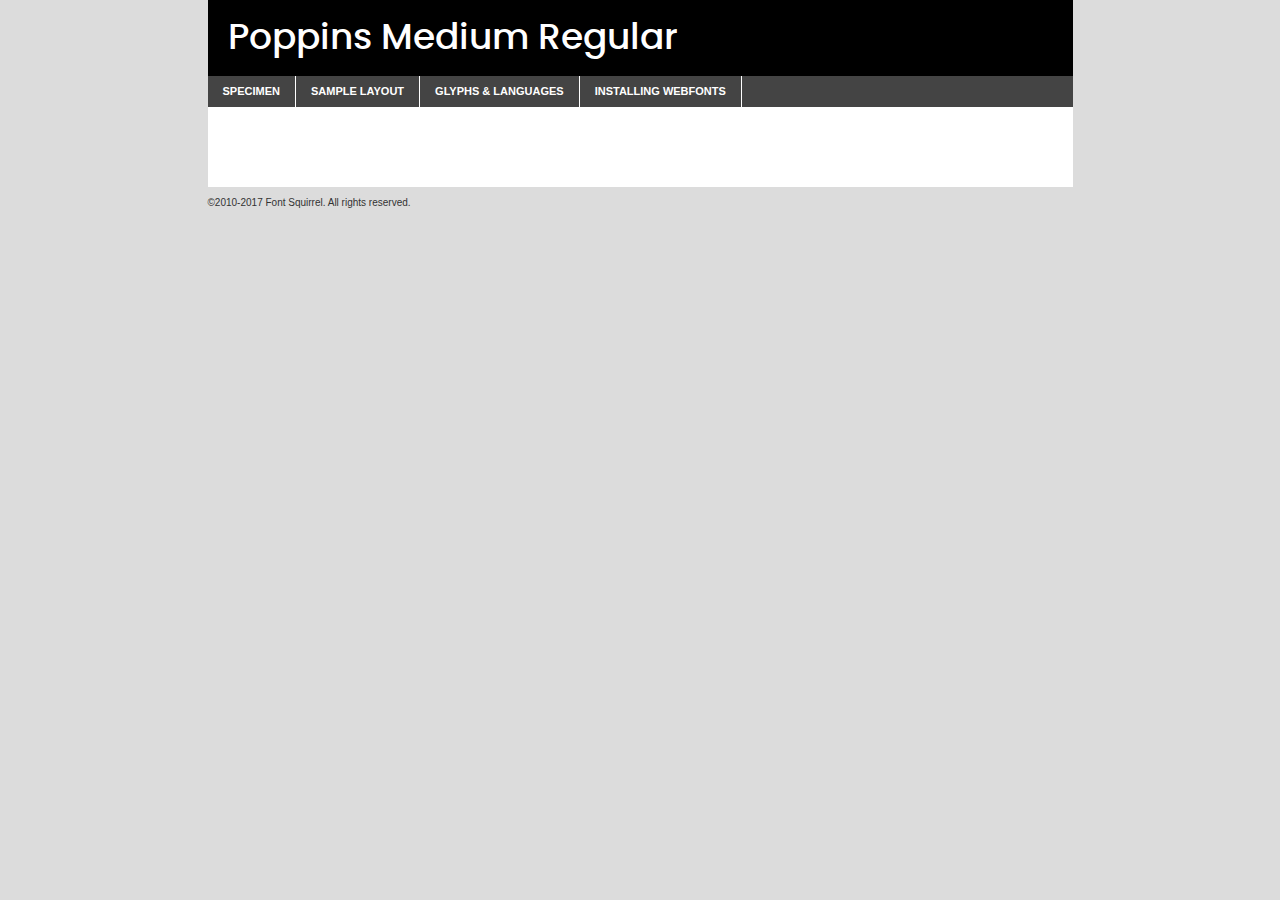
<file: loginscreen/components/fonts/poppins-medium-demo.html>
<!DOCTYPE html PUBLIC "-//W3C//DTD XHTML 1.0 Transitional//EN"
	"http://www.w3.org/TR/xhtml1/DTD/xhtml1-transitional.dtd">

<html xmlns="http://www.w3.org/1999/xhtml" xml:lang="en" lang="en">
<head>
	<meta http-equiv="Content-Type" content="text/html; charset=utf-8" />
	<script src="http://ajax.googleapis.com/ajax/libs/jquery/1.7.2/jquery.min.js" type="text/javascript" charset="utf-8"></script>
	<script type="text/javascript">
	(function($){$.fn.easyTabs=function(option){var param=jQuery.extend({fadeSpeed:"fast",defaultContent:1,activeClass:'active'},option);$(this).each(function(){var thisId="#"+this.id;if(param.defaultContent==''){param.defaultContent=1;}
	if(typeof param.defaultContent=="number")
	{var defaultTab=$(thisId+" .tabs li:eq("+(param.defaultContent-1)+") a").attr('href').substr(1);}else{var defaultTab=param.defaultContent;}
	$(thisId+" .tabs li a").each(function(){var tabToHide=$(this).attr('href').substr(1);$("#"+tabToHide).addClass('easytabs-tab-content');});hideAll();changeContent(defaultTab);function hideAll(){$(thisId+" .easytabs-tab-content").hide();}
	function changeContent(tabId){hideAll();$(thisId+" .tabs li").removeClass(param.activeClass);$(thisId+" .tabs li a[href=#"+tabId+"]").closest('li').addClass(param.activeClass);if(param.fadeSpeed!="none")
	{$(thisId+" #"+tabId).fadeIn(param.fadeSpeed);}else{$(thisId+" #"+tabId).show();}}
	$(thisId+" .tabs li").click(function(){var tabId=$(this).find('a').attr('href').substr(1);changeContent(tabId);return false;});});}})(jQuery);
	</script>
	<link rel="stylesheet" href="specimen_files/specimen_stylesheet.css" type="text/css" charset="utf-8" />
	<link rel="stylesheet" href="stylesheet.css" type="text/css" charset="utf-8" />

	<style type="text/css">
					body{
				font-family: 'poppinsmedium';
							}
		</style>

	<title>Poppins Medium Regular Specimen</title>
	
	
	<script type="text/javascript" charset="utf-8">
		$(document).ready(function() {
			$('#container').easyTabs({defaultContent:1});
		});
	</script>
</head>

<body>
<div id="container">
	<div id="header">
		Poppins Medium Regular	</div>
	<ul class="tabs">
		<li><a href="#specimen">Specimen</a></li>
		<li><a href="#layout">Sample Layout</a></li>
				<li><a href="#glyphs">Glyphs &amp; Languages</a></li>
		<li><a href="#installing">Installing Webfonts</a></li>
		
	</ul>
	
	<div id="main_content">

		
			<div id="specimen">
		
				<div class="section">
					<div class="grid12 firstcol">
						<div class="huge">AaBb</div>
					</div>
				</div>
		
				<div class="section">
					<div class="glyph_range">A&#x200B;B&#x200b;C&#x200b;D&#x200b;E&#x200b;F&#x200b;G&#x200b;H&#x200b;I&#x200b;J&#x200b;K&#x200b;L&#x200b;M&#x200b;N&#x200b;O&#x200b;P&#x200b;Q&#x200b;R&#x200b;S&#x200b;T&#x200b;U&#x200b;V&#x200b;W&#x200b;X&#x200b;Y&#x200b;Z&#x200b;a&#x200b;b&#x200b;c&#x200b;d&#x200b;e&#x200b;f&#x200b;g&#x200b;h&#x200b;i&#x200b;j&#x200b;k&#x200b;l&#x200b;m&#x200b;n&#x200b;o&#x200b;p&#x200b;q&#x200b;r&#x200b;s&#x200b;t&#x200b;u&#x200b;v&#x200b;w&#x200b;x&#x200b;y&#x200b;z&#x200b;1&#x200b;2&#x200b;3&#x200b;4&#x200b;5&#x200b;6&#x200b;7&#x200b;8&#x200b;9&#x200b;0&#x200b;&amp;&#x200b;.&#x200b;,&#x200b;?&#x200b;!&#x200b;&#64;&#x200b;(&#x200b;)&#x200b;#&#x200b;$&#x200b;%&#x200b;*&#x200b;+&#x200b;-&#x200b;=&#x200b;:&#x200b;;</div>
				</div>
				<div class="section">
					<div class="grid12 firstcol">
						<table class="sample_table">
							<tr><td>10</td><td class="size10">abcdefghijklmnopqrstuvwxyzABCDEFGHIJKLMNOPQRSTUVWXYZ0123456789abcdefghijklmnopqrstuvwxyzABCDEFGHIJKLMNOPQRSTUVWXYZ0123456789abcdefghijklmnopqrstuvwxyzABCDEFGHIJKLMNOPQRSTUVWXYZ</td></tr>
							<tr><td>11</td><td class="size11">abcdefghijklmnopqrstuvwxyzABCDEFGHIJKLMNOPQRSTUVWXYZ0123456789abcdefghijklmnopqrstuvwxyzABCDEFGHIJKLMNOPQRSTUVWXYZ0123456789abcdefghijklmnopqrstuvwxyzABCDEFGHIJKLMNOPQRSTUVWXYZ</td></tr>
							<tr><td>12</td><td class="size12">abcdefghijklmnopqrstuvwxyzABCDEFGHIJKLMNOPQRSTUVWXYZ0123456789abcdefghijklmnopqrstuvwxyzABCDEFGHIJKLMNOPQRSTUVWXYZ0123456789abcdefghijklmnopqrstuvwxyzABCDEFGHIJKLMNOPQRSTUVWXYZ</td></tr>
							<tr><td>13</td><td class="size13">abcdefghijklmnopqrstuvwxyzABCDEFGHIJKLMNOPQRSTUVWXYZ0123456789abcdefghijklmnopqrstuvwxyzABCDEFGHIJKLMNOPQRSTUVWXYZ0123456789abcdefghijklmnopqrstuvwxyzABCDEFGHIJKLMNOPQRSTUVWXYZ</td></tr>
							<tr><td>14</td><td class="size14">abcdefghijklmnopqrstuvwxyzABCDEFGHIJKLMNOPQRSTUVWXYZ0123456789abcdefghijklmnopqrstuvwxyzABCDEFGHIJKLMNOPQRSTUVWXYZ0123456789abcdefghijklmnopqrstuvwxyzABCDEFGHIJKLMNOPQRSTUVWXYZ</td></tr>
							<tr><td>16</td><td class="size16">abcdefghijklmnopqrstuvwxyzABCDEFGHIJKLMNOPQRSTUVWXYZ0123456789abcdefghijklmnopqrstuvwxyzABCDEFGHIJKLMNOPQRSTUVWXYZ</td></tr>
							<tr><td>18</td><td class="size18">abcdefghijklmnopqrstuvwxyzABCDEFGHIJKLMNOPQRSTUVWXYZ0123456789abcdefghijklmnopqrstuvwxyzABCDEFGHIJKLMNOPQRSTUVWXYZ</td></tr>
							<tr><td>20</td><td class="size20">abcdefghijklmnopqrstuvwxyzABCDEFGHIJKLMNOPQRSTUVWXYZ0123456789abcdefghijklmnopqrstuvwxyzABCDEFGHIJKLMNOPQRSTUVWXYZ</td></tr>
							<tr><td>24</td><td class="size24">abcdefghijklmnopqrstuvwxyzABCDEFGHIJKLMNOPQRSTUVWXYZ0123456789abcdefghijklmnopqrstuvwxyzABCDEFGHIJKLMNOPQRSTUVWXYZ</td></tr>
							<tr><td>30</td><td class="size30">abcdefghijklmnopqrstuvwxyzABCDEFGHIJKLMNOPQRSTUVWXYZ0123456789abcdefghijklmnopqrstuvwxyzABCDEFGHIJKLMNOPQRSTUVWXYZ</td></tr>
							<tr><td>36</td><td class="size36">abcdefghijklmnopqrstuvwxyzABCDEFGHIJKLMNOPQRSTUVWXYZ0123456789abcdefghijklmnopqrstuvwxyzABCDEFGHIJKLMNOPQRSTUVWXYZ</td></tr>
							<tr><td>48</td><td class="size48">abcdefghijklmnopqrstuvwxyzABCDEFGHIJKLMNOPQRSTUVWXYZ0123456789abcdefghijklmnopqrstuvwxyzABCDEFGHIJKLMNOPQRSTUVWXYZ</td></tr>
							<tr><td>60</td><td class="size60">abcdefghijklmnopqrstuvwxyzABCDEFGHIJKLMNOPQRSTUVWXYZ0123456789abcdefghijklmnopqrstuvwxyzABCDEFGHIJKLMNOPQRSTUVWXYZ</td></tr>
							<tr><td>72</td><td class="size72">abcdefghijklmnopqrstuvwxyzABCDEFGHIJKLMNOPQRSTUVWXYZ0123456789abcdefghijklmnopqrstuvwxyzABCDEFGHIJKLMNOPQRSTUVWXYZ</td></tr>
							<tr><td>90</td><td class="size90">abcdefghijklmnopqrstuvwxyzABCDEFGHIJKLMNOPQRSTUVWXYZ0123456789abcdefghijklmnopqrstuvwxyzABCDEFGHIJKLMNOPQRSTUVWXYZ</td></tr>
						</table>
				
					</div>
			
				</div>
		
		
		
								<div class="section" id="bodycomparison">


										<div id="xheight">
				<div class="fontbody">&#x25FC;&#x25FC;&#x25FC;&#x25FC;&#x25FC;&#x25FC;&#x25FC;&#x25FC;&#x25FC;&#x25FC;&#x25FC;&#x25FC;&#x25FC;&#x25FC;&#x25FC;&#x25FC;&#x25FC;&#x25FC;&#x25FC;&#x25FC;&#x25FC;&#x25FC;&#x25FC;&#x25FC;&#x25FC;&#x25FC;&#x25FC;&#x25FC;&#x25FC;&#x25FC;&#x25FC;&#x25FC;&#x25FC;&#x25FC;&#x25FC;&#x25FC;&#x25FC;&#x25FC;&#x25FC;&#x25FC;&#x25FC;&#x25FC;&#x25FC;&#x25FC;&#x25FC;&#x25FC;&#x25FC;&#x25FC;&#x25FC;&#x25FC;&#x25FC;&#x25FC;&#x25FC;&#x25FC;&#x25FC;&#x25FC;&#x25FC;&#x25FC;&#x25FC;&#x25FC;&#x25FC;&#x25FC;&#x25FC;&#x25FC;&#x25FC;&#x25FC;&#x25FC;&#x25FC;&#x25FC;&#x25FC;&#x25FC;&#x25FC;&#x25FC;&#x25FC;&#x25FC;&#x25FC;&#x25FC;&#x25FC;&#x25FC;&#x25FC;&#x25FC;&#x25FC;&#x25FC;&#x25FC;&#x25FC;&#x25FC;&#x25FC;&#x25FC;&#x25FC;&#x25FC;&#x25FC;&#x25FC;&#x25FC;&#x25FC;&#x25FC;&#x25FC;&#x25FC;&#x25FC;&#x25FC;body</div><div class="arialbody">body</div><div class="verdanabody">body</div><div class="georgiabody">body</div></div>
										<div class="fontbody" style="z-index:1">
											body<span>Poppins Medium Regular</span>
										</div>
										<div class="arialbody" style="z-index:1">
											body<span>Arial</span>
										</div>
										<div class="verdanabody" style="z-index:1">
											body<span>Verdana</span>
										</div>
										<div class="georgiabody" style="z-index:1">
											body<span>Georgia</span>
										</div>



								</div>
		
		
				<div class="section psample psample_row1" id="">
					
					<div class="grid2 firstcol">
						<p class="size10"><span>10.</span>Aenean lacinia bibendum nulla sed consectetur. Fusce dapibus, tellus ac cursus commodo, tortor mauris condimentum nibh, ut fermentum massa justo sit amet risus. Nullam id dolor id nibh ultricies vehicula ut id elit. Cum sociis natoque penatibus et magnis dis parturient montes, nascetur ridiculus mus. Nulla vitae elit libero, a pharetra augue.</p>
			
					</div>
					<div class="grid3">
						<p class="size11"><span>11.</span>Aenean lacinia bibendum nulla sed consectetur. Fusce dapibus, tellus ac cursus commodo, tortor mauris condimentum nibh, ut fermentum massa justo sit amet risus. Nullam id dolor id nibh ultricies vehicula ut id elit. Cum sociis natoque penatibus et magnis dis parturient montes, nascetur ridiculus mus. Nulla vitae elit libero, a pharetra augue.</p>
			
					</div>
					<div class="grid3">
						<p class="size12"><span>12.</span>Aenean lacinia bibendum nulla sed consectetur. Fusce dapibus, tellus ac cursus commodo, tortor mauris condimentum nibh, ut fermentum massa justo sit amet risus. Nullam id dolor id nibh ultricies vehicula ut id elit. Cum sociis natoque penatibus et magnis dis parturient montes, nascetur ridiculus mus. Nulla vitae elit libero, a pharetra augue.</p>
			
					</div>
					<div class="grid4">
						<p class="size13"><span>13.</span>Aenean lacinia bibendum nulla sed consectetur. Fusce dapibus, tellus ac cursus commodo, tortor mauris condimentum nibh, ut fermentum massa justo sit amet risus. Nullam id dolor id nibh ultricies vehicula ut id elit. Cum sociis natoque penatibus et magnis dis parturient montes, nascetur ridiculus mus. Nulla vitae elit libero, a pharetra augue.</p>
			
					</div>
					<div class="white_blend"></div>
					
				</div>
				<div class="section psample psample_row2" id="">
					<div class="grid3 firstcol">
						<p class="size14"><span>14.</span>Aenean lacinia bibendum nulla sed consectetur. Fusce dapibus, tellus ac cursus commodo, tortor mauris condimentum nibh, ut fermentum massa justo sit amet risus. Nullam id dolor id nibh ultricies vehicula ut id elit. Cum sociis natoque penatibus et magnis dis parturient montes, nascetur ridiculus mus. Nulla vitae elit libero, a pharetra augue.</p>
			
					</div>
					<div class="grid4">
						<p class="size16"><span>16.</span>Aenean lacinia bibendum nulla sed consectetur. Fusce dapibus, tellus ac cursus commodo, tortor mauris condimentum nibh, ut fermentum massa justo sit amet risus. Nullam id dolor id nibh ultricies vehicula ut id elit. Cum sociis natoque penatibus et magnis dis parturient montes, nascetur ridiculus mus. Nulla vitae elit libero, a pharetra augue.</p>
			
					</div>
					<div class="grid5">
						<p class="size18"><span>18.</span>Aenean lacinia bibendum nulla sed consectetur. Fusce dapibus, tellus ac cursus commodo, tortor mauris condimentum nibh, ut fermentum massa justo sit amet risus. Nullam id dolor id nibh ultricies vehicula ut id elit. Cum sociis natoque penatibus et magnis dis parturient montes, nascetur ridiculus mus. Nulla vitae elit libero, a pharetra augue.</p>
			
					</div>

					<div class="white_blend"></div>

				</div>
				
				<div class="section psample psample_row3" id="">
					<div class="grid5 firstcol">
						<p class="size20"><span>20.</span>Aenean lacinia bibendum nulla sed consectetur. Fusce dapibus, tellus ac cursus commodo, tortor mauris condimentum nibh, ut fermentum massa justo sit amet risus. Nullam id dolor id nibh ultricies vehicula ut id elit. Cum sociis natoque penatibus et magnis dis parturient montes, nascetur ridiculus mus. Nulla vitae elit libero, a pharetra augue.</p>
					</div>
					<div class="grid7">
						<p class="size24"><span>24.</span>Aenean lacinia bibendum nulla sed consectetur. Fusce dapibus, tellus ac cursus commodo, tortor mauris condimentum nibh, ut fermentum massa justo sit amet risus. Nullam id dolor id nibh ultricies vehicula ut id elit. Cum sociis natoque penatibus et magnis dis parturient montes, nascetur ridiculus mus. Nulla vitae elit libero, a pharetra augue.</p>
					</div>
					
					<div class="white_blend"></div>
					
				</div>
				
				<div class="section psample psample_row4" id="">
					<div class="grid12 firstcol">
						<p class="size30"><span>30.</span>Aenean lacinia bibendum nulla sed consectetur. Fusce dapibus, tellus ac cursus commodo, tortor mauris condimentum nibh, ut fermentum massa justo sit amet risus. Nullam id dolor id nibh ultricies vehicula ut id elit. Cum sociis natoque penatibus et magnis dis parturient montes, nascetur ridiculus mus. Nulla vitae elit libero, a pharetra augue.</p>
					</div>
					<div class="white_blend"></div>
					
				</div>
				
				
				
				<div class="section psample psample_row1 fullreverse">
					<div class="grid2 firstcol">
						<p class="size10"><span>10.</span>Aenean lacinia bibendum nulla sed consectetur. Fusce dapibus, tellus ac cursus commodo, tortor mauris condimentum nibh, ut fermentum massa justo sit amet risus. Nullam id dolor id nibh ultricies vehicula ut id elit. Cum sociis natoque penatibus et magnis dis parturient montes, nascetur ridiculus mus. Nulla vitae elit libero, a pharetra augue.</p>
			
					</div>
					<div class="grid3">
						<p class="size11"><span>11.</span>Aenean lacinia bibendum nulla sed consectetur. Fusce dapibus, tellus ac cursus commodo, tortor mauris condimentum nibh, ut fermentum massa justo sit amet risus. Nullam id dolor id nibh ultricies vehicula ut id elit. Cum sociis natoque penatibus et magnis dis parturient montes, nascetur ridiculus mus. Nulla vitae elit libero, a pharetra augue.</p>
			
					</div>
					<div class="grid3">
						<p class="size12"><span>12.</span>Aenean lacinia bibendum nulla sed consectetur. Fusce dapibus, tellus ac cursus commodo, tortor mauris condimentum nibh, ut fermentum massa justo sit amet risus. Nullam id dolor id nibh ultricies vehicula ut id elit. Cum sociis natoque penatibus et magnis dis parturient montes, nascetur ridiculus mus. Nulla vitae elit libero, a pharetra augue.</p>
			
					</div>
					<div class="grid4">
						<p class="size13"><span>13.</span>Aenean lacinia bibendum nulla sed consectetur. Fusce dapibus, tellus ac cursus commodo, tortor mauris condimentum nibh, ut fermentum massa justo sit amet risus. Nullam id dolor id nibh ultricies vehicula ut id elit. Cum sociis natoque penatibus et magnis dis parturient montes, nascetur ridiculus mus. Nulla vitae elit libero, a pharetra augue.</p>
			
					</div>
					<div class="black_blend"></div>
					
				</div>
				
				<div class="section psample psample_row2 fullreverse">
					<div class="grid3 firstcol">
						<p class="size14"><span>14.</span>Aenean lacinia bibendum nulla sed consectetur. Fusce dapibus, tellus ac cursus commodo, tortor mauris condimentum nibh, ut fermentum massa justo sit amet risus. Nullam id dolor id nibh ultricies vehicula ut id elit. Cum sociis natoque penatibus et magnis dis parturient montes, nascetur ridiculus mus. Nulla vitae elit libero, a pharetra augue.</p>
			
					</div>
					<div class="grid4">
						<p class="size16"><span>16.</span>Aenean lacinia bibendum nulla sed consectetur. Fusce dapibus, tellus ac cursus commodo, tortor mauris condimentum nibh, ut fermentum massa justo sit amet risus. Nullam id dolor id nibh ultricies vehicula ut id elit. Cum sociis natoque penatibus et magnis dis parturient montes, nascetur ridiculus mus. Nulla vitae elit libero, a pharetra augue.</p>
			
					</div>
					<div class="grid5">
						<p class="size18"><span>18.</span>Aenean lacinia bibendum nulla sed consectetur. Fusce dapibus, tellus ac cursus commodo, tortor mauris condimentum nibh, ut fermentum massa justo sit amet risus. Nullam id dolor id nibh ultricies vehicula ut id elit. Cum sociis natoque penatibus et magnis dis parturient montes, nascetur ridiculus mus. Nulla vitae elit libero, a pharetra augue.</p>
			
					</div>
					<div class="black_blend"></div>

				</div>
				
				<div class="section psample fullreverse psample_row3" id="">
					<div class="grid5 firstcol">
						<p class="size20"><span>20.</span>Aenean lacinia bibendum nulla sed consectetur. Fusce dapibus, tellus ac cursus commodo, tortor mauris condimentum nibh, ut fermentum massa justo sit amet risus. Nullam id dolor id nibh ultricies vehicula ut id elit. Cum sociis natoque penatibus et magnis dis parturient montes, nascetur ridiculus mus. Nulla vitae elit libero, a pharetra augue.</p>
					</div>
					<div class="grid7">
						<p class="size24"><span>24.</span>Aenean lacinia bibendum nulla sed consectetur. Fusce dapibus, tellus ac cursus commodo, tortor mauris condimentum nibh, ut fermentum massa justo sit amet risus. Nullam id dolor id nibh ultricies vehicula ut id elit. Cum sociis natoque penatibus et magnis dis parturient montes, nascetur ridiculus mus. Nulla vitae elit libero, a pharetra augue.</p>
					</div>
					
					<div class="black_blend"></div>
					
				</div>
				
				<div class="section psample fullreverse psample_row4" id="" style="border-bottom: 20px #000 solid;">
					<div class="grid12 firstcol">
						<p class="size30"><span>30.</span>Aenean lacinia bibendum nulla sed consectetur. Fusce dapibus, tellus ac cursus commodo, tortor mauris condimentum nibh, ut fermentum massa justo sit amet risus. Nullam id dolor id nibh ultricies vehicula ut id elit. Cum sociis natoque penatibus et magnis dis parturient montes, nascetur ridiculus mus. Nulla vitae elit libero, a pharetra augue.</p>
					</div>
					<div class="black_blend"></div>
					
				</div>
				
				
				
				
			</div>
			
			<div id="layout">
				
				<div class="section">
					
					<div class="grid12 firstcol">
						<h1>Lorem Ipsum Dolor</h1>
						<h2>Etiam porta sem malesuada magna mollis euismod</h2>
						
						<p class="byline">By <a href="#link">Aenean Lacinia</a></p>
					</div>
				</div>
				<div class="section">
					<div class="grid8 firstcol">
						<p class="large">Donec sed odio dui. Morbi leo risus, porta ac consectetur ac, vestibulum at eros. Fusce dapibus, tellus ac cursus commodo, tortor mauris condimentum nibh, ut fermentum massa justo sit amet risus. </p>

						
						<h3>Pellentesque ornare sem</h3>

						<p>Maecenas sed diam eget risus varius blandit sit amet non magna. Maecenas faucibus mollis interdum. Donec ullamcorper nulla non metus auctor fringilla. Nullam id dolor id nibh ultricies vehicula ut id elit. Nullam id dolor id nibh ultricies vehicula ut id elit. </p>

						<p>Aenean eu leo quam. Pellentesque ornare sem lacinia quam venenatis vestibulum. Lorem ipsum dolor sit amet, consectetur adipiscing elit. Cum sociis natoque penatibus et magnis dis parturient montes, nascetur ridiculus mus. </p>

						<p>Nulla vitae elit libero, a pharetra augue. Praesent commodo cursus magna, vel scelerisque nisl consectetur et. Aenean lacinia bibendum nulla sed consectetur. </p>

						<p>Nullam quis risus eget urna mollis ornare vel eu leo. Nullam quis risus eget urna mollis ornare vel eu leo. Maecenas sed diam eget risus varius blandit sit amet non magna. Donec ullamcorper nulla non metus auctor fringilla. </p>

						<h3>Cras mattis consectetur</h3>

						<p>Aenean eu leo quam. Pellentesque ornare sem lacinia quam venenatis vestibulum. Aenean lacinia bibendum nulla sed consectetur. Integer posuere erat a ante venenatis dapibus posuere velit aliquet. Cras mattis consectetur purus sit amet fermentum. </p>

						<p>Nullam id dolor id nibh ultricies vehicula ut id elit. Nullam quis risus eget urna mollis ornare vel eu leo. Cras mattis consectetur purus sit amet fermentum.</p>
					</div>
					
					<div class="grid4 sidebar">
						
						<div class="box reverse">
							<p class="last">Nullam quis risus eget urna mollis ornare vel eu leo. Donec ullamcorper nulla non metus auctor fringilla. Cras mattis consectetur purus sit amet fermentum. Sed posuere consectetur est at lobortis. Lorem ipsum dolor sit amet, consectetur adipiscing elit. </p>
						</div>
						
						<p class="caption">Maecenas sed diam eget risus varius.</p>

						<p>Vestibulum id ligula porta felis euismod semper. Integer posuere erat a ante venenatis dapibus posuere velit aliquet. Vestibulum id ligula porta felis euismod semper. Sed posuere consectetur est at lobortis. Maecenas sed diam eget risus varius blandit sit amet non magna. Fusce dapibus, tellus ac cursus commodo, tortor mauris condimentum nibh, ut fermentum massa justo sit amet risus. </p>

					

						<p>Duis mollis, est non commodo luctus, nisi erat porttitor ligula, eget lacinia odio sem nec elit. Aenean lacinia bibendum nulla sed consectetur. Vivamus sagittis lacus vel augue laoreet rutrum faucibus dolor auctor. Aenean lacinia bibendum nulla sed consectetur. Nullam quis risus eget urna mollis ornare vel eu leo. </p>

						<p>Praesent commodo cursus magna, vel scelerisque nisl consectetur et. Donec ullamcorper nulla non metus auctor fringilla. Maecenas faucibus mollis interdum. Fusce dapibus, tellus ac cursus commodo, tortor mauris condimentum nibh, ut fermentum massa justo sit amet risus. </p>

					</div>
				</div>
				
			</div>


			



		<div id="glyphs">
			<div class="section">
				<div class="grid12 firstcol">
			
				<h1>Language Support</h1>
				<p>The subset of Poppins Medium Regular in this kit supports the following languages:<br />
			
					Albanian, Basque, Breton, Chamorro, Danish, Dutch, English, Faroese, Finnish, French, Frisian, Galician, German, Icelandic, Italian, Malagasy, Norwegian, Portuguese, Spanish, Alsatian, Aragonese, Arapaho, Arrernte, Asturian, Aymara, Bislama, Cebuano, Corsican, Fijian, French_creole, Genoese, Gilbertese, Greenlandic, Haitian_creole, Hiligaynon, Hmong, Hopi, Ibanag, Iloko_ilokano, Indonesian, Interglossa_glosa, Interlingua, Irish_gaelic, Jerriais, Lojban, Lombard, Luxembourgeois, Manx, Mohawk, Norfolk_pitcairnese, Occitan, Oromo, Pangasinan, Papiamento, Piedmontese, Potawatomi, Rhaeto-romance, Romansh, Rotokas, Sami_lule, Samoan, Sardinian, Scots_gaelic, Seychelles_creole, Shona, Sicilian, Somali, Southern_ndebele, Swahili, Swati_swazi, Tagalog_filipino_pilipino, Tetum, Tok_pisin, Uyghur_latinized, Volapuk, Walloon, Warlpiri, Xhosa, Yapese, Zulu, Latinbasic, Ubasic, Demo				</p>
				<h1>Glyph Chart</h1>
				<p>The subset of Poppins Medium Regular in this kit includes all the glyphs listed below. Unicode entities are included above each glyph to help you insert individual characters into your layout.</p>
				<div id="glyph_chart">
			
																														 <div><p>&amp;#13;</p>&#13;</div>
																				 <div><p>&amp;#32;</p>&#32;</div>
																				 <div><p>&amp;#33;</p>&#33;</div>
																				 <div><p>&amp;#34;</p>&#34;</div>
																				 <div><p>&amp;#35;</p>&#35;</div>
																				 <div><p>&amp;#36;</p>&#36;</div>
																				 <div><p>&amp;#37;</p>&#37;</div>
																				 <div><p>&amp;#38;</p>&#38;</div>
																				 <div><p>&amp;#39;</p>&#39;</div>
																				 <div><p>&amp;#40;</p>&#40;</div>
																				 <div><p>&amp;#41;</p>&#41;</div>
																				 <div><p>&amp;#42;</p>&#42;</div>
																				 <div><p>&amp;#43;</p>&#43;</div>
																				 <div><p>&amp;#44;</p>&#44;</div>
																				 <div><p>&amp;#45;</p>&#45;</div>
																				 <div><p>&amp;#46;</p>&#46;</div>
																				 <div><p>&amp;#47;</p>&#47;</div>
																				 <div><p>&amp;#48;</p>&#48;</div>
																				 <div><p>&amp;#49;</p>&#49;</div>
																				 <div><p>&amp;#50;</p>&#50;</div>
																				 <div><p>&amp;#51;</p>&#51;</div>
																				 <div><p>&amp;#52;</p>&#52;</div>
																				 <div><p>&amp;#53;</p>&#53;</div>
																				 <div><p>&amp;#54;</p>&#54;</div>
																				 <div><p>&amp;#55;</p>&#55;</div>
																				 <div><p>&amp;#56;</p>&#56;</div>
																				 <div><p>&amp;#57;</p>&#57;</div>
																				 <div><p>&amp;#58;</p>&#58;</div>
																				 <div><p>&amp;#59;</p>&#59;</div>
																				 <div><p>&amp;#60;</p>&#60;</div>
																				 <div><p>&amp;#61;</p>&#61;</div>
																				 <div><p>&amp;#62;</p>&#62;</div>
																				 <div><p>&amp;#63;</p>&#63;</div>
																				 <div><p>&amp;#64;</p>&#64;</div>
																				 <div><p>&amp;#65;</p>&#65;</div>
																				 <div><p>&amp;#66;</p>&#66;</div>
																				 <div><p>&amp;#67;</p>&#67;</div>
																				 <div><p>&amp;#68;</p>&#68;</div>
																				 <div><p>&amp;#69;</p>&#69;</div>
																				 <div><p>&amp;#70;</p>&#70;</div>
																				 <div><p>&amp;#71;</p>&#71;</div>
																				 <div><p>&amp;#72;</p>&#72;</div>
																				 <div><p>&amp;#73;</p>&#73;</div>
																				 <div><p>&amp;#74;</p>&#74;</div>
																				 <div><p>&amp;#75;</p>&#75;</div>
																				 <div><p>&amp;#76;</p>&#76;</div>
																				 <div><p>&amp;#77;</p>&#77;</div>
																				 <div><p>&amp;#78;</p>&#78;</div>
																				 <div><p>&amp;#79;</p>&#79;</div>
																				 <div><p>&amp;#80;</p>&#80;</div>
																				 <div><p>&amp;#81;</p>&#81;</div>
																				 <div><p>&amp;#82;</p>&#82;</div>
																				 <div><p>&amp;#83;</p>&#83;</div>
																				 <div><p>&amp;#84;</p>&#84;</div>
																				 <div><p>&amp;#85;</p>&#85;</div>
																				 <div><p>&amp;#86;</p>&#86;</div>
																				 <div><p>&amp;#87;</p>&#87;</div>
																				 <div><p>&amp;#88;</p>&#88;</div>
																				 <div><p>&amp;#89;</p>&#89;</div>
																				 <div><p>&amp;#90;</p>&#90;</div>
																				 <div><p>&amp;#91;</p>&#91;</div>
																				 <div><p>&amp;#92;</p>&#92;</div>
																				 <div><p>&amp;#93;</p>&#93;</div>
																				 <div><p>&amp;#94;</p>&#94;</div>
																				 <div><p>&amp;#95;</p>&#95;</div>
																				 <div><p>&amp;#96;</p>&#96;</div>
																				 <div><p>&amp;#97;</p>&#97;</div>
																				 <div><p>&amp;#98;</p>&#98;</div>
																				 <div><p>&amp;#99;</p>&#99;</div>
																				 <div><p>&amp;#100;</p>&#100;</div>
																				 <div><p>&amp;#101;</p>&#101;</div>
																				 <div><p>&amp;#102;</p>&#102;</div>
																				 <div><p>&amp;#103;</p>&#103;</div>
																				 <div><p>&amp;#104;</p>&#104;</div>
																				 <div><p>&amp;#105;</p>&#105;</div>
																				 <div><p>&amp;#106;</p>&#106;</div>
																				 <div><p>&amp;#107;</p>&#107;</div>
																				 <div><p>&amp;#108;</p>&#108;</div>
																				 <div><p>&amp;#109;</p>&#109;</div>
																				 <div><p>&amp;#110;</p>&#110;</div>
																				 <div><p>&amp;#111;</p>&#111;</div>
																				 <div><p>&amp;#112;</p>&#112;</div>
																				 <div><p>&amp;#113;</p>&#113;</div>
																				 <div><p>&amp;#114;</p>&#114;</div>
																				 <div><p>&amp;#115;</p>&#115;</div>
																				 <div><p>&amp;#116;</p>&#116;</div>
																				 <div><p>&amp;#117;</p>&#117;</div>
																				 <div><p>&amp;#118;</p>&#118;</div>
																				 <div><p>&amp;#119;</p>&#119;</div>
																				 <div><p>&amp;#120;</p>&#120;</div>
																				 <div><p>&amp;#121;</p>&#121;</div>
																				 <div><p>&amp;#122;</p>&#122;</div>
																				 <div><p>&amp;#123;</p>&#123;</div>
																				 <div><p>&amp;#124;</p>&#124;</div>
																				 <div><p>&amp;#125;</p>&#125;</div>
																				 <div><p>&amp;#126;</p>&#126;</div>
																				 <div><p>&amp;#160;</p>&#160;</div>
																				 <div><p>&amp;#161;</p>&#161;</div>
																				 <div><p>&amp;#162;</p>&#162;</div>
																				 <div><p>&amp;#163;</p>&#163;</div>
																				 <div><p>&amp;#164;</p>&#164;</div>
																				 <div><p>&amp;#165;</p>&#165;</div>
																				 <div><p>&amp;#166;</p>&#166;</div>
																				 <div><p>&amp;#167;</p>&#167;</div>
																				 <div><p>&amp;#168;</p>&#168;</div>
																				 <div><p>&amp;#169;</p>&#169;</div>
																				 <div><p>&amp;#170;</p>&#170;</div>
																				 <div><p>&amp;#171;</p>&#171;</div>
																				 <div><p>&amp;#172;</p>&#172;</div>
																				 <div><p>&amp;#173;</p>&#173;</div>
																				 <div><p>&amp;#174;</p>&#174;</div>
																				 <div><p>&amp;#175;</p>&#175;</div>
																				 <div><p>&amp;#176;</p>&#176;</div>
																				 <div><p>&amp;#177;</p>&#177;</div>
																				 <div><p>&amp;#178;</p>&#178;</div>
																				 <div><p>&amp;#179;</p>&#179;</div>
																				 <div><p>&amp;#180;</p>&#180;</div>
																				 <div><p>&amp;#181;</p>&#181;</div>
																				 <div><p>&amp;#182;</p>&#182;</div>
																				 <div><p>&amp;#183;</p>&#183;</div>
																				 <div><p>&amp;#184;</p>&#184;</div>
																				 <div><p>&amp;#185;</p>&#185;</div>
																				 <div><p>&amp;#186;</p>&#186;</div>
																				 <div><p>&amp;#187;</p>&#187;</div>
																				 <div><p>&amp;#188;</p>&#188;</div>
																				 <div><p>&amp;#189;</p>&#189;</div>
																				 <div><p>&amp;#190;</p>&#190;</div>
																				 <div><p>&amp;#191;</p>&#191;</div>
																				 <div><p>&amp;#192;</p>&#192;</div>
																				 <div><p>&amp;#193;</p>&#193;</div>
																				 <div><p>&amp;#194;</p>&#194;</div>
																				 <div><p>&amp;#195;</p>&#195;</div>
																				 <div><p>&amp;#196;</p>&#196;</div>
																				 <div><p>&amp;#197;</p>&#197;</div>
																				 <div><p>&amp;#198;</p>&#198;</div>
																				 <div><p>&amp;#199;</p>&#199;</div>
																				 <div><p>&amp;#200;</p>&#200;</div>
																				 <div><p>&amp;#201;</p>&#201;</div>
																				 <div><p>&amp;#202;</p>&#202;</div>
																				 <div><p>&amp;#203;</p>&#203;</div>
																				 <div><p>&amp;#204;</p>&#204;</div>
																				 <div><p>&amp;#205;</p>&#205;</div>
																				 <div><p>&amp;#206;</p>&#206;</div>
																				 <div><p>&amp;#207;</p>&#207;</div>
																				 <div><p>&amp;#208;</p>&#208;</div>
																				 <div><p>&amp;#209;</p>&#209;</div>
																				 <div><p>&amp;#210;</p>&#210;</div>
																				 <div><p>&amp;#211;</p>&#211;</div>
																				 <div><p>&amp;#212;</p>&#212;</div>
																				 <div><p>&amp;#213;</p>&#213;</div>
																				 <div><p>&amp;#214;</p>&#214;</div>
																				 <div><p>&amp;#215;</p>&#215;</div>
																				 <div><p>&amp;#216;</p>&#216;</div>
																				 <div><p>&amp;#217;</p>&#217;</div>
																				 <div><p>&amp;#218;</p>&#218;</div>
																				 <div><p>&amp;#219;</p>&#219;</div>
																				 <div><p>&amp;#220;</p>&#220;</div>
																				 <div><p>&amp;#221;</p>&#221;</div>
																				 <div><p>&amp;#222;</p>&#222;</div>
																				 <div><p>&amp;#223;</p>&#223;</div>
																				 <div><p>&amp;#224;</p>&#224;</div>
																				 <div><p>&amp;#225;</p>&#225;</div>
																				 <div><p>&amp;#226;</p>&#226;</div>
																				 <div><p>&amp;#227;</p>&#227;</div>
																				 <div><p>&amp;#228;</p>&#228;</div>
																				 <div><p>&amp;#229;</p>&#229;</div>
																				 <div><p>&amp;#230;</p>&#230;</div>
																				 <div><p>&amp;#231;</p>&#231;</div>
																				 <div><p>&amp;#232;</p>&#232;</div>
																				 <div><p>&amp;#233;</p>&#233;</div>
																				 <div><p>&amp;#234;</p>&#234;</div>
																				 <div><p>&amp;#235;</p>&#235;</div>
																				 <div><p>&amp;#236;</p>&#236;</div>
																				 <div><p>&amp;#237;</p>&#237;</div>
																				 <div><p>&amp;#238;</p>&#238;</div>
																				 <div><p>&amp;#239;</p>&#239;</div>
																				 <div><p>&amp;#240;</p>&#240;</div>
																				 <div><p>&amp;#241;</p>&#241;</div>
																				 <div><p>&amp;#242;</p>&#242;</div>
																				 <div><p>&amp;#243;</p>&#243;</div>
																				 <div><p>&amp;#244;</p>&#244;</div>
																				 <div><p>&amp;#245;</p>&#245;</div>
																				 <div><p>&amp;#246;</p>&#246;</div>
																				 <div><p>&amp;#247;</p>&#247;</div>
																				 <div><p>&amp;#248;</p>&#248;</div>
																				 <div><p>&amp;#249;</p>&#249;</div>
																				 <div><p>&amp;#250;</p>&#250;</div>
																				 <div><p>&amp;#251;</p>&#251;</div>
																				 <div><p>&amp;#252;</p>&#252;</div>
																				 <div><p>&amp;#253;</p>&#253;</div>
																				 <div><p>&amp;#254;</p>&#254;</div>
																				 <div><p>&amp;#255;</p>&#255;</div>
																				 <div><p>&amp;#338;</p>&#338;</div>
																				 <div><p>&amp;#339;</p>&#339;</div>
																				 <div><p>&amp;#376;</p>&#376;</div>
																				 <div><p>&amp;#710;</p>&#710;</div>
																				 <div><p>&amp;#732;</p>&#732;</div>
																				 <div><p>&amp;#8192;</p>&#8192;</div>
																				 <div><p>&amp;#8193;</p>&#8193;</div>
																				 <div><p>&amp;#8194;</p>&#8194;</div>
																				 <div><p>&amp;#8195;</p>&#8195;</div>
																				 <div><p>&amp;#8196;</p>&#8196;</div>
																				 <div><p>&amp;#8197;</p>&#8197;</div>
																				 <div><p>&amp;#8198;</p>&#8198;</div>
																				 <div><p>&amp;#8199;</p>&#8199;</div>
																				 <div><p>&amp;#8200;</p>&#8200;</div>
																				 <div><p>&amp;#8201;</p>&#8201;</div>
																				 <div><p>&amp;#8202;</p>&#8202;</div>
																				 <div><p>&amp;#8208;</p>&#8208;</div>
																				 <div><p>&amp;#8209;</p>&#8209;</div>
																				 <div><p>&amp;#8210;</p>&#8210;</div>
																				 <div><p>&amp;#8211;</p>&#8211;</div>
																				 <div><p>&amp;#8212;</p>&#8212;</div>
																				 <div><p>&amp;#8216;</p>&#8216;</div>
																				 <div><p>&amp;#8217;</p>&#8217;</div>
																				 <div><p>&amp;#8218;</p>&#8218;</div>
																				 <div><p>&amp;#8220;</p>&#8220;</div>
																				 <div><p>&amp;#8221;</p>&#8221;</div>
																				 <div><p>&amp;#8222;</p>&#8222;</div>
																				 <div><p>&amp;#8226;</p>&#8226;</div>
																				 <div><p>&amp;#8230;</p>&#8230;</div>
																				 <div><p>&amp;#8239;</p>&#8239;</div>
																				 <div><p>&amp;#8249;</p>&#8249;</div>
																				 <div><p>&amp;#8250;</p>&#8250;</div>
																				 <div><p>&amp;#8287;</p>&#8287;</div>
																				 <div><p>&amp;#8364;</p>&#8364;</div>
																				 <div><p>&amp;#8482;</p>&#8482;</div>
																				 <div><p>&amp;#9724;</p>&#9724;</div>
																				 <div><p>&amp;#64257;</p>&#64257;</div>
																				 <div><p>&amp;#64258;</p>&#64258;</div>
																																																</div>	
				</div>
		
		
			</div>
		</div>
		
		
		<div id="specs">
			
		</div>
	
		<div id="installing">
			<div class="section">
				<div class="grid7 firstcol">
					<h1>Installing Webfonts</h1>
					
					<p>Webfonts are supported by all major browser platforms but not all in the same way. There are currently four different font formats that must be included in order to target all browsers. This includes TTF, WOFF, EOT and SVG.</p>
					
					<h2>1. Upload your webfonts</h2>
					<p>You must upload your webfont kit to your website. They should be in or near the same directory as your CSS files.</p>
					
					<h2>2. Include the webfont stylesheet</h2>
					<p>A special CSS @font-face declaration helps the various browsers select the appropriate font it needs without causing you a bunch of headaches. Learn more about this syntax by reading the <a href="https://www.fontspring.com/blog/further-hardening-of-the-bulletproof-syntax">Fontspring blog post</a> about it. The code for it is as follows:</p>


<code>
@font-face{ 
	font-family: 'MyWebFont';
	src: url('WebFont.eot');
	src: url('WebFont.eot?#iefix') format('embedded-opentype'),
	     url('WebFont.woff') format('woff'),
	     url('WebFont.ttf') format('truetype'),
	     url('WebFont.svg#webfont') format('svg');
}
</code>

	<p>We've already gone ahead and generated the code for you. All you have to do is link to the stylesheet in your HTML, like this:</p>
	<code>&lt;link rel=&quot;stylesheet&quot; href=&quot;stylesheet.css&quot; type=&quot;text/css&quot; charset=&quot;utf-8&quot; /&gt;</code>

					<h2>3. Modify your own stylesheet</h2>
					<p>To take advantage of your new fonts, you must tell your stylesheet to use them. Look at the original @font-face declaration above and find the property called "font-family." The name linked there will be what you use to reference the font. Prepend that webfont name to the font stack in the "font-family" property, inside the selector you want to change. For example:</p>
<code>p { font-family: 'WebFont', Arial, sans-serif; }</code>

<h2>4. Test</h2>
<p>Getting webfonts to work cross-browser <em>can</em> be tricky. Use the information in the sidebar to help you if you find that fonts aren't loading in a particular browser.</p>
				</div>
				
				<div class="grid5 sidebar">
					<div class="box">
						<h2>Troubleshooting<br />Font-Face Problems</h2>
						<p>Having trouble getting your webfonts to load in your new website? Here are some tips to sort out what might be the problem.</p>

						<h3>Fonts not showing in any browser</h3>

						<p>This sounds like you need to work on the plumbing. You either did not upload the fonts to the correct directory, or you did not link the fonts properly in the CSS. If you've confirmed that all this is correct and you still have a problem, take a look at your .htaccess file and see if requests are getting intercepted.</p>

						<h3>Fonts not loading in iPhone or iPad</h3>

						<p>The most common problem here is that you are serving the fonts from an IIS server. IIS refuses to serve files that have unknown MIME types. If that is the case, you must set the MIME type for SVG to "image/svg+xml" in the server settings. Follow these instructions from Microsoft if you need help.</p>

						<h3>Fonts not loading in Firefox</h3>

						<p>The primary reason for this failure? You are still using a version Firefox older than 3.5. So upgrade already! If that isn't it, then you are very likely serving fonts from a different domain. Firefox requires that all font assets be served from the same domain. Lastly it is possible that you need to add WOFF to your list of MIME types (if you are serving via IIS.)</p>

						<h3>Fonts not loading in IE</h3>

						<p>Are you looking at Internet Explorer on an actual Windows machine or are you cheating by using a service like Adobe BrowserLab? Many of these screenshot services do not render @font-face for IE. Best to test it on a real machine.</p>

						<h3>Fonts not loading in IE9</h3>

						<p>IE9, like Firefox, requires that fonts be served from the same domain as the website. Make sure that is the case.</p>
					</div>
				</div>
			</div>
			
		</div>
	
	</div>
	<div id="footer">
		<p>&copy;2010-2017 Font Squirrel. All rights reserved.</p>
	</div>
</div>
</body>
</html>
</file>
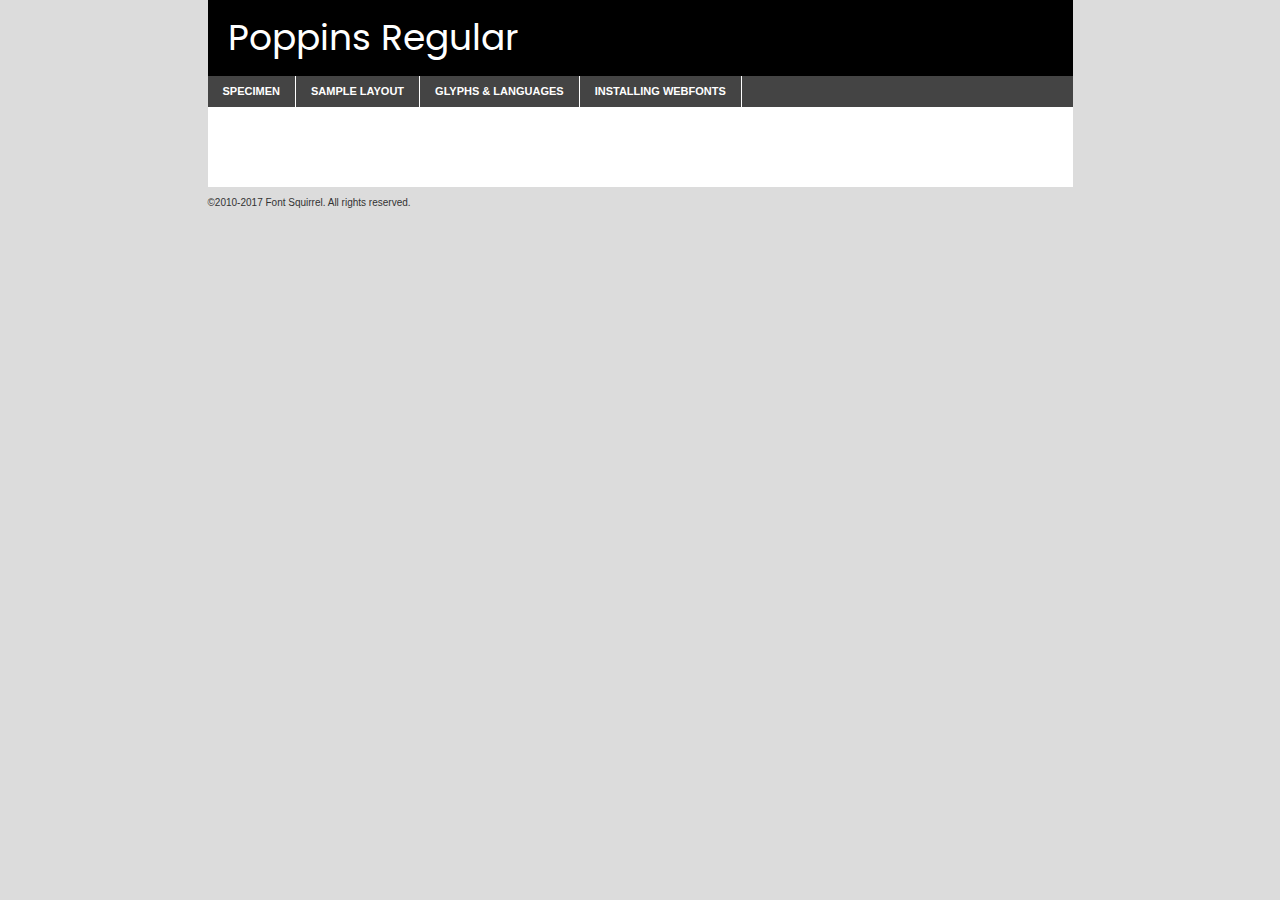
<file: loginscreen/components/fonts/poppins-regular-demo.html>
<!DOCTYPE html PUBLIC "-//W3C//DTD XHTML 1.0 Transitional//EN"
	"http://www.w3.org/TR/xhtml1/DTD/xhtml1-transitional.dtd">

<html xmlns="http://www.w3.org/1999/xhtml" xml:lang="en" lang="en">
<head>
	<meta http-equiv="Content-Type" content="text/html; charset=utf-8" />
	<script src="http://ajax.googleapis.com/ajax/libs/jquery/1.7.2/jquery.min.js" type="text/javascript" charset="utf-8"></script>
	<script type="text/javascript">
	(function($){$.fn.easyTabs=function(option){var param=jQuery.extend({fadeSpeed:"fast",defaultContent:1,activeClass:'active'},option);$(this).each(function(){var thisId="#"+this.id;if(param.defaultContent==''){param.defaultContent=1;}
	if(typeof param.defaultContent=="number")
	{var defaultTab=$(thisId+" .tabs li:eq("+(param.defaultContent-1)+") a").attr('href').substr(1);}else{var defaultTab=param.defaultContent;}
	$(thisId+" .tabs li a").each(function(){var tabToHide=$(this).attr('href').substr(1);$("#"+tabToHide).addClass('easytabs-tab-content');});hideAll();changeContent(defaultTab);function hideAll(){$(thisId+" .easytabs-tab-content").hide();}
	function changeContent(tabId){hideAll();$(thisId+" .tabs li").removeClass(param.activeClass);$(thisId+" .tabs li a[href=#"+tabId+"]").closest('li').addClass(param.activeClass);if(param.fadeSpeed!="none")
	{$(thisId+" #"+tabId).fadeIn(param.fadeSpeed);}else{$(thisId+" #"+tabId).show();}}
	$(thisId+" .tabs li").click(function(){var tabId=$(this).find('a').attr('href').substr(1);changeContent(tabId);return false;});});}})(jQuery);
	</script>
	<link rel="stylesheet" href="specimen_files/specimen_stylesheet.css" type="text/css" charset="utf-8" />
	<link rel="stylesheet" href="stylesheet.css" type="text/css" charset="utf-8" />

	<style type="text/css">
					body{
				font-family: 'poppinsregular';
							}
		</style>

	<title>Poppins Regular Specimen</title>
	
	
	<script type="text/javascript" charset="utf-8">
		$(document).ready(function() {
			$('#container').easyTabs({defaultContent:1});
		});
	</script>
</head>

<body>
<div id="container">
	<div id="header">
		Poppins Regular	</div>
	<ul class="tabs">
		<li><a href="#specimen">Specimen</a></li>
		<li><a href="#layout">Sample Layout</a></li>
				<li><a href="#glyphs">Glyphs &amp; Languages</a></li>
		<li><a href="#installing">Installing Webfonts</a></li>
		
	</ul>
	
	<div id="main_content">

		
			<div id="specimen">
		
				<div class="section">
					<div class="grid12 firstcol">
						<div class="huge">AaBb</div>
					</div>
				</div>
		
				<div class="section">
					<div class="glyph_range">A&#x200B;B&#x200b;C&#x200b;D&#x200b;E&#x200b;F&#x200b;G&#x200b;H&#x200b;I&#x200b;J&#x200b;K&#x200b;L&#x200b;M&#x200b;N&#x200b;O&#x200b;P&#x200b;Q&#x200b;R&#x200b;S&#x200b;T&#x200b;U&#x200b;V&#x200b;W&#x200b;X&#x200b;Y&#x200b;Z&#x200b;a&#x200b;b&#x200b;c&#x200b;d&#x200b;e&#x200b;f&#x200b;g&#x200b;h&#x200b;i&#x200b;j&#x200b;k&#x200b;l&#x200b;m&#x200b;n&#x200b;o&#x200b;p&#x200b;q&#x200b;r&#x200b;s&#x200b;t&#x200b;u&#x200b;v&#x200b;w&#x200b;x&#x200b;y&#x200b;z&#x200b;1&#x200b;2&#x200b;3&#x200b;4&#x200b;5&#x200b;6&#x200b;7&#x200b;8&#x200b;9&#x200b;0&#x200b;&amp;&#x200b;.&#x200b;,&#x200b;?&#x200b;!&#x200b;&#64;&#x200b;(&#x200b;)&#x200b;#&#x200b;$&#x200b;%&#x200b;*&#x200b;+&#x200b;-&#x200b;=&#x200b;:&#x200b;;</div>
				</div>
				<div class="section">
					<div class="grid12 firstcol">
						<table class="sample_table">
							<tr><td>10</td><td class="size10">abcdefghijklmnopqrstuvwxyzABCDEFGHIJKLMNOPQRSTUVWXYZ0123456789abcdefghijklmnopqrstuvwxyzABCDEFGHIJKLMNOPQRSTUVWXYZ0123456789abcdefghijklmnopqrstuvwxyzABCDEFGHIJKLMNOPQRSTUVWXYZ</td></tr>
							<tr><td>11</td><td class="size11">abcdefghijklmnopqrstuvwxyzABCDEFGHIJKLMNOPQRSTUVWXYZ0123456789abcdefghijklmnopqrstuvwxyzABCDEFGHIJKLMNOPQRSTUVWXYZ0123456789abcdefghijklmnopqrstuvwxyzABCDEFGHIJKLMNOPQRSTUVWXYZ</td></tr>
							<tr><td>12</td><td class="size12">abcdefghijklmnopqrstuvwxyzABCDEFGHIJKLMNOPQRSTUVWXYZ0123456789abcdefghijklmnopqrstuvwxyzABCDEFGHIJKLMNOPQRSTUVWXYZ0123456789abcdefghijklmnopqrstuvwxyzABCDEFGHIJKLMNOPQRSTUVWXYZ</td></tr>
							<tr><td>13</td><td class="size13">abcdefghijklmnopqrstuvwxyzABCDEFGHIJKLMNOPQRSTUVWXYZ0123456789abcdefghijklmnopqrstuvwxyzABCDEFGHIJKLMNOPQRSTUVWXYZ0123456789abcdefghijklmnopqrstuvwxyzABCDEFGHIJKLMNOPQRSTUVWXYZ</td></tr>
							<tr><td>14</td><td class="size14">abcdefghijklmnopqrstuvwxyzABCDEFGHIJKLMNOPQRSTUVWXYZ0123456789abcdefghijklmnopqrstuvwxyzABCDEFGHIJKLMNOPQRSTUVWXYZ0123456789abcdefghijklmnopqrstuvwxyzABCDEFGHIJKLMNOPQRSTUVWXYZ</td></tr>
							<tr><td>16</td><td class="size16">abcdefghijklmnopqrstuvwxyzABCDEFGHIJKLMNOPQRSTUVWXYZ0123456789abcdefghijklmnopqrstuvwxyzABCDEFGHIJKLMNOPQRSTUVWXYZ</td></tr>
							<tr><td>18</td><td class="size18">abcdefghijklmnopqrstuvwxyzABCDEFGHIJKLMNOPQRSTUVWXYZ0123456789abcdefghijklmnopqrstuvwxyzABCDEFGHIJKLMNOPQRSTUVWXYZ</td></tr>
							<tr><td>20</td><td class="size20">abcdefghijklmnopqrstuvwxyzABCDEFGHIJKLMNOPQRSTUVWXYZ0123456789abcdefghijklmnopqrstuvwxyzABCDEFGHIJKLMNOPQRSTUVWXYZ</td></tr>
							<tr><td>24</td><td class="size24">abcdefghijklmnopqrstuvwxyzABCDEFGHIJKLMNOPQRSTUVWXYZ0123456789abcdefghijklmnopqrstuvwxyzABCDEFGHIJKLMNOPQRSTUVWXYZ</td></tr>
							<tr><td>30</td><td class="size30">abcdefghijklmnopqrstuvwxyzABCDEFGHIJKLMNOPQRSTUVWXYZ0123456789abcdefghijklmnopqrstuvwxyzABCDEFGHIJKLMNOPQRSTUVWXYZ</td></tr>
							<tr><td>36</td><td class="size36">abcdefghijklmnopqrstuvwxyzABCDEFGHIJKLMNOPQRSTUVWXYZ0123456789abcdefghijklmnopqrstuvwxyzABCDEFGHIJKLMNOPQRSTUVWXYZ</td></tr>
							<tr><td>48</td><td class="size48">abcdefghijklmnopqrstuvwxyzABCDEFGHIJKLMNOPQRSTUVWXYZ0123456789abcdefghijklmnopqrstuvwxyzABCDEFGHIJKLMNOPQRSTUVWXYZ</td></tr>
							<tr><td>60</td><td class="size60">abcdefghijklmnopqrstuvwxyzABCDEFGHIJKLMNOPQRSTUVWXYZ0123456789abcdefghijklmnopqrstuvwxyzABCDEFGHIJKLMNOPQRSTUVWXYZ</td></tr>
							<tr><td>72</td><td class="size72">abcdefghijklmnopqrstuvwxyzABCDEFGHIJKLMNOPQRSTUVWXYZ0123456789abcdefghijklmnopqrstuvwxyzABCDEFGHIJKLMNOPQRSTUVWXYZ</td></tr>
							<tr><td>90</td><td class="size90">abcdefghijklmnopqrstuvwxyzABCDEFGHIJKLMNOPQRSTUVWXYZ0123456789abcdefghijklmnopqrstuvwxyzABCDEFGHIJKLMNOPQRSTUVWXYZ</td></tr>
						</table>
				
					</div>
			
				</div>
		
		
		
								<div class="section" id="bodycomparison">


										<div id="xheight">
				<div class="fontbody">&#x25FC;&#x25FC;&#x25FC;&#x25FC;&#x25FC;&#x25FC;&#x25FC;&#x25FC;&#x25FC;&#x25FC;&#x25FC;&#x25FC;&#x25FC;&#x25FC;&#x25FC;&#x25FC;&#x25FC;&#x25FC;&#x25FC;&#x25FC;&#x25FC;&#x25FC;&#x25FC;&#x25FC;&#x25FC;&#x25FC;&#x25FC;&#x25FC;&#x25FC;&#x25FC;&#x25FC;&#x25FC;&#x25FC;&#x25FC;&#x25FC;&#x25FC;&#x25FC;&#x25FC;&#x25FC;&#x25FC;&#x25FC;&#x25FC;&#x25FC;&#x25FC;&#x25FC;&#x25FC;&#x25FC;&#x25FC;&#x25FC;&#x25FC;&#x25FC;&#x25FC;&#x25FC;&#x25FC;&#x25FC;&#x25FC;&#x25FC;&#x25FC;&#x25FC;&#x25FC;&#x25FC;&#x25FC;&#x25FC;&#x25FC;&#x25FC;&#x25FC;&#x25FC;&#x25FC;&#x25FC;&#x25FC;&#x25FC;&#x25FC;&#x25FC;&#x25FC;&#x25FC;&#x25FC;&#x25FC;&#x25FC;&#x25FC;&#x25FC;&#x25FC;&#x25FC;&#x25FC;&#x25FC;&#x25FC;&#x25FC;&#x25FC;&#x25FC;&#x25FC;&#x25FC;&#x25FC;&#x25FC;&#x25FC;&#x25FC;&#x25FC;&#x25FC;&#x25FC;&#x25FC;&#x25FC;body</div><div class="arialbody">body</div><div class="verdanabody">body</div><div class="georgiabody">body</div></div>
										<div class="fontbody" style="z-index:1">
											body<span>Poppins Regular</span>
										</div>
										<div class="arialbody" style="z-index:1">
											body<span>Arial</span>
										</div>
										<div class="verdanabody" style="z-index:1">
											body<span>Verdana</span>
										</div>
										<div class="georgiabody" style="z-index:1">
											body<span>Georgia</span>
										</div>



								</div>
		
		
				<div class="section psample psample_row1" id="">
					
					<div class="grid2 firstcol">
						<p class="size10"><span>10.</span>Aenean lacinia bibendum nulla sed consectetur. Fusce dapibus, tellus ac cursus commodo, tortor mauris condimentum nibh, ut fermentum massa justo sit amet risus. Nullam id dolor id nibh ultricies vehicula ut id elit. Cum sociis natoque penatibus et magnis dis parturient montes, nascetur ridiculus mus. Nulla vitae elit libero, a pharetra augue.</p>
			
					</div>
					<div class="grid3">
						<p class="size11"><span>11.</span>Aenean lacinia bibendum nulla sed consectetur. Fusce dapibus, tellus ac cursus commodo, tortor mauris condimentum nibh, ut fermentum massa justo sit amet risus. Nullam id dolor id nibh ultricies vehicula ut id elit. Cum sociis natoque penatibus et magnis dis parturient montes, nascetur ridiculus mus. Nulla vitae elit libero, a pharetra augue.</p>
			
					</div>
					<div class="grid3">
						<p class="size12"><span>12.</span>Aenean lacinia bibendum nulla sed consectetur. Fusce dapibus, tellus ac cursus commodo, tortor mauris condimentum nibh, ut fermentum massa justo sit amet risus. Nullam id dolor id nibh ultricies vehicula ut id elit. Cum sociis natoque penatibus et magnis dis parturient montes, nascetur ridiculus mus. Nulla vitae elit libero, a pharetra augue.</p>
			
					</div>
					<div class="grid4">
						<p class="size13"><span>13.</span>Aenean lacinia bibendum nulla sed consectetur. Fusce dapibus, tellus ac cursus commodo, tortor mauris condimentum nibh, ut fermentum massa justo sit amet risus. Nullam id dolor id nibh ultricies vehicula ut id elit. Cum sociis natoque penatibus et magnis dis parturient montes, nascetur ridiculus mus. Nulla vitae elit libero, a pharetra augue.</p>
			
					</div>
					<div class="white_blend"></div>
					
				</div>
				<div class="section psample psample_row2" id="">
					<div class="grid3 firstcol">
						<p class="size14"><span>14.</span>Aenean lacinia bibendum nulla sed consectetur. Fusce dapibus, tellus ac cursus commodo, tortor mauris condimentum nibh, ut fermentum massa justo sit amet risus. Nullam id dolor id nibh ultricies vehicula ut id elit. Cum sociis natoque penatibus et magnis dis parturient montes, nascetur ridiculus mus. Nulla vitae elit libero, a pharetra augue.</p>
			
					</div>
					<div class="grid4">
						<p class="size16"><span>16.</span>Aenean lacinia bibendum nulla sed consectetur. Fusce dapibus, tellus ac cursus commodo, tortor mauris condimentum nibh, ut fermentum massa justo sit amet risus. Nullam id dolor id nibh ultricies vehicula ut id elit. Cum sociis natoque penatibus et magnis dis parturient montes, nascetur ridiculus mus. Nulla vitae elit libero, a pharetra augue.</p>
			
					</div>
					<div class="grid5">
						<p class="size18"><span>18.</span>Aenean lacinia bibendum nulla sed consectetur. Fusce dapibus, tellus ac cursus commodo, tortor mauris condimentum nibh, ut fermentum massa justo sit amet risus. Nullam id dolor id nibh ultricies vehicula ut id elit. Cum sociis natoque penatibus et magnis dis parturient montes, nascetur ridiculus mus. Nulla vitae elit libero, a pharetra augue.</p>
			
					</div>

					<div class="white_blend"></div>

				</div>
				
				<div class="section psample psample_row3" id="">
					<div class="grid5 firstcol">
						<p class="size20"><span>20.</span>Aenean lacinia bibendum nulla sed consectetur. Fusce dapibus, tellus ac cursus commodo, tortor mauris condimentum nibh, ut fermentum massa justo sit amet risus. Nullam id dolor id nibh ultricies vehicula ut id elit. Cum sociis natoque penatibus et magnis dis parturient montes, nascetur ridiculus mus. Nulla vitae elit libero, a pharetra augue.</p>
					</div>
					<div class="grid7">
						<p class="size24"><span>24.</span>Aenean lacinia bibendum nulla sed consectetur. Fusce dapibus, tellus ac cursus commodo, tortor mauris condimentum nibh, ut fermentum massa justo sit amet risus. Nullam id dolor id nibh ultricies vehicula ut id elit. Cum sociis natoque penatibus et magnis dis parturient montes, nascetur ridiculus mus. Nulla vitae elit libero, a pharetra augue.</p>
					</div>
					
					<div class="white_blend"></div>
					
				</div>
				
				<div class="section psample psample_row4" id="">
					<div class="grid12 firstcol">
						<p class="size30"><span>30.</span>Aenean lacinia bibendum nulla sed consectetur. Fusce dapibus, tellus ac cursus commodo, tortor mauris condimentum nibh, ut fermentum massa justo sit amet risus. Nullam id dolor id nibh ultricies vehicula ut id elit. Cum sociis natoque penatibus et magnis dis parturient montes, nascetur ridiculus mus. Nulla vitae elit libero, a pharetra augue.</p>
					</div>
					<div class="white_blend"></div>
					
				</div>
				
				
				
				<div class="section psample psample_row1 fullreverse">
					<div class="grid2 firstcol">
						<p class="size10"><span>10.</span>Aenean lacinia bibendum nulla sed consectetur. Fusce dapibus, tellus ac cursus commodo, tortor mauris condimentum nibh, ut fermentum massa justo sit amet risus. Nullam id dolor id nibh ultricies vehicula ut id elit. Cum sociis natoque penatibus et magnis dis parturient montes, nascetur ridiculus mus. Nulla vitae elit libero, a pharetra augue.</p>
			
					</div>
					<div class="grid3">
						<p class="size11"><span>11.</span>Aenean lacinia bibendum nulla sed consectetur. Fusce dapibus, tellus ac cursus commodo, tortor mauris condimentum nibh, ut fermentum massa justo sit amet risus. Nullam id dolor id nibh ultricies vehicula ut id elit. Cum sociis natoque penatibus et magnis dis parturient montes, nascetur ridiculus mus. Nulla vitae elit libero, a pharetra augue.</p>
			
					</div>
					<div class="grid3">
						<p class="size12"><span>12.</span>Aenean lacinia bibendum nulla sed consectetur. Fusce dapibus, tellus ac cursus commodo, tortor mauris condimentum nibh, ut fermentum massa justo sit amet risus. Nullam id dolor id nibh ultricies vehicula ut id elit. Cum sociis natoque penatibus et magnis dis parturient montes, nascetur ridiculus mus. Nulla vitae elit libero, a pharetra augue.</p>
			
					</div>
					<div class="grid4">
						<p class="size13"><span>13.</span>Aenean lacinia bibendum nulla sed consectetur. Fusce dapibus, tellus ac cursus commodo, tortor mauris condimentum nibh, ut fermentum massa justo sit amet risus. Nullam id dolor id nibh ultricies vehicula ut id elit. Cum sociis natoque penatibus et magnis dis parturient montes, nascetur ridiculus mus. Nulla vitae elit libero, a pharetra augue.</p>
			
					</div>
					<div class="black_blend"></div>
					
				</div>
				
				<div class="section psample psample_row2 fullreverse">
					<div class="grid3 firstcol">
						<p class="size14"><span>14.</span>Aenean lacinia bibendum nulla sed consectetur. Fusce dapibus, tellus ac cursus commodo, tortor mauris condimentum nibh, ut fermentum massa justo sit amet risus. Nullam id dolor id nibh ultricies vehicula ut id elit. Cum sociis natoque penatibus et magnis dis parturient montes, nascetur ridiculus mus. Nulla vitae elit libero, a pharetra augue.</p>
			
					</div>
					<div class="grid4">
						<p class="size16"><span>16.</span>Aenean lacinia bibendum nulla sed consectetur. Fusce dapibus, tellus ac cursus commodo, tortor mauris condimentum nibh, ut fermentum massa justo sit amet risus. Nullam id dolor id nibh ultricies vehicula ut id elit. Cum sociis natoque penatibus et magnis dis parturient montes, nascetur ridiculus mus. Nulla vitae elit libero, a pharetra augue.</p>
			
					</div>
					<div class="grid5">
						<p class="size18"><span>18.</span>Aenean lacinia bibendum nulla sed consectetur. Fusce dapibus, tellus ac cursus commodo, tortor mauris condimentum nibh, ut fermentum massa justo sit amet risus. Nullam id dolor id nibh ultricies vehicula ut id elit. Cum sociis natoque penatibus et magnis dis parturient montes, nascetur ridiculus mus. Nulla vitae elit libero, a pharetra augue.</p>
			
					</div>
					<div class="black_blend"></div>

				</div>
				
				<div class="section psample fullreverse psample_row3" id="">
					<div class="grid5 firstcol">
						<p class="size20"><span>20.</span>Aenean lacinia bibendum nulla sed consectetur. Fusce dapibus, tellus ac cursus commodo, tortor mauris condimentum nibh, ut fermentum massa justo sit amet risus. Nullam id dolor id nibh ultricies vehicula ut id elit. Cum sociis natoque penatibus et magnis dis parturient montes, nascetur ridiculus mus. Nulla vitae elit libero, a pharetra augue.</p>
					</div>
					<div class="grid7">
						<p class="size24"><span>24.</span>Aenean lacinia bibendum nulla sed consectetur. Fusce dapibus, tellus ac cursus commodo, tortor mauris condimentum nibh, ut fermentum massa justo sit amet risus. Nullam id dolor id nibh ultricies vehicula ut id elit. Cum sociis natoque penatibus et magnis dis parturient montes, nascetur ridiculus mus. Nulla vitae elit libero, a pharetra augue.</p>
					</div>
					
					<div class="black_blend"></div>
					
				</div>
				
				<div class="section psample fullreverse psample_row4" id="" style="border-bottom: 20px #000 solid;">
					<div class="grid12 firstcol">
						<p class="size30"><span>30.</span>Aenean lacinia bibendum nulla sed consectetur. Fusce dapibus, tellus ac cursus commodo, tortor mauris condimentum nibh, ut fermentum massa justo sit amet risus. Nullam id dolor id nibh ultricies vehicula ut id elit. Cum sociis natoque penatibus et magnis dis parturient montes, nascetur ridiculus mus. Nulla vitae elit libero, a pharetra augue.</p>
					</div>
					<div class="black_blend"></div>
					
				</div>
				
				
				
				
			</div>
			
			<div id="layout">
				
				<div class="section">
					
					<div class="grid12 firstcol">
						<h1>Lorem Ipsum Dolor</h1>
						<h2>Etiam porta sem malesuada magna mollis euismod</h2>
						
						<p class="byline">By <a href="#link">Aenean Lacinia</a></p>
					</div>
				</div>
				<div class="section">
					<div class="grid8 firstcol">
						<p class="large">Donec sed odio dui. Morbi leo risus, porta ac consectetur ac, vestibulum at eros. Fusce dapibus, tellus ac cursus commodo, tortor mauris condimentum nibh, ut fermentum massa justo sit amet risus. </p>

						
						<h3>Pellentesque ornare sem</h3>

						<p>Maecenas sed diam eget risus varius blandit sit amet non magna. Maecenas faucibus mollis interdum. Donec ullamcorper nulla non metus auctor fringilla. Nullam id dolor id nibh ultricies vehicula ut id elit. Nullam id dolor id nibh ultricies vehicula ut id elit. </p>

						<p>Aenean eu leo quam. Pellentesque ornare sem lacinia quam venenatis vestibulum. Lorem ipsum dolor sit amet, consectetur adipiscing elit. Cum sociis natoque penatibus et magnis dis parturient montes, nascetur ridiculus mus. </p>

						<p>Nulla vitae elit libero, a pharetra augue. Praesent commodo cursus magna, vel scelerisque nisl consectetur et. Aenean lacinia bibendum nulla sed consectetur. </p>

						<p>Nullam quis risus eget urna mollis ornare vel eu leo. Nullam quis risus eget urna mollis ornare vel eu leo. Maecenas sed diam eget risus varius blandit sit amet non magna. Donec ullamcorper nulla non metus auctor fringilla. </p>

						<h3>Cras mattis consectetur</h3>

						<p>Aenean eu leo quam. Pellentesque ornare sem lacinia quam venenatis vestibulum. Aenean lacinia bibendum nulla sed consectetur. Integer posuere erat a ante venenatis dapibus posuere velit aliquet. Cras mattis consectetur purus sit amet fermentum. </p>

						<p>Nullam id dolor id nibh ultricies vehicula ut id elit. Nullam quis risus eget urna mollis ornare vel eu leo. Cras mattis consectetur purus sit amet fermentum.</p>
					</div>
					
					<div class="grid4 sidebar">
						
						<div class="box reverse">
							<p class="last">Nullam quis risus eget urna mollis ornare vel eu leo. Donec ullamcorper nulla non metus auctor fringilla. Cras mattis consectetur purus sit amet fermentum. Sed posuere consectetur est at lobortis. Lorem ipsum dolor sit amet, consectetur adipiscing elit. </p>
						</div>
						
						<p class="caption">Maecenas sed diam eget risus varius.</p>

						<p>Vestibulum id ligula porta felis euismod semper. Integer posuere erat a ante venenatis dapibus posuere velit aliquet. Vestibulum id ligula porta felis euismod semper. Sed posuere consectetur est at lobortis. Maecenas sed diam eget risus varius blandit sit amet non magna. Fusce dapibus, tellus ac cursus commodo, tortor mauris condimentum nibh, ut fermentum massa justo sit amet risus. </p>

					

						<p>Duis mollis, est non commodo luctus, nisi erat porttitor ligula, eget lacinia odio sem nec elit. Aenean lacinia bibendum nulla sed consectetur. Vivamus sagittis lacus vel augue laoreet rutrum faucibus dolor auctor. Aenean lacinia bibendum nulla sed consectetur. Nullam quis risus eget urna mollis ornare vel eu leo. </p>

						<p>Praesent commodo cursus magna, vel scelerisque nisl consectetur et. Donec ullamcorper nulla non metus auctor fringilla. Maecenas faucibus mollis interdum. Fusce dapibus, tellus ac cursus commodo, tortor mauris condimentum nibh, ut fermentum massa justo sit amet risus. </p>

					</div>
				</div>
				
			</div>


			



		<div id="glyphs">
			<div class="section">
				<div class="grid12 firstcol">
			
				<h1>Language Support</h1>
				<p>The subset of Poppins Regular in this kit supports the following languages:<br />
			
					Albanian, Basque, Breton, Chamorro, Danish, Dutch, English, Faroese, Finnish, French, Frisian, Galician, German, Icelandic, Italian, Malagasy, Norwegian, Portuguese, Spanish, Alsatian, Aragonese, Arapaho, Arrernte, Asturian, Aymara, Bislama, Cebuano, Corsican, Fijian, French_creole, Genoese, Gilbertese, Greenlandic, Haitian_creole, Hiligaynon, Hmong, Hopi, Ibanag, Iloko_ilokano, Indonesian, Interglossa_glosa, Interlingua, Irish_gaelic, Jerriais, Lojban, Lombard, Luxembourgeois, Manx, Mohawk, Norfolk_pitcairnese, Occitan, Oromo, Pangasinan, Papiamento, Piedmontese, Potawatomi, Rhaeto-romance, Romansh, Rotokas, Sami_lule, Samoan, Sardinian, Scots_gaelic, Seychelles_creole, Shona, Sicilian, Somali, Southern_ndebele, Swahili, Swati_swazi, Tagalog_filipino_pilipino, Tetum, Tok_pisin, Uyghur_latinized, Volapuk, Walloon, Warlpiri, Xhosa, Yapese, Zulu, Latinbasic, Ubasic, Demo				</p>
				<h1>Glyph Chart</h1>
				<p>The subset of Poppins Regular in this kit includes all the glyphs listed below. Unicode entities are included above each glyph to help you insert individual characters into your layout.</p>
				<div id="glyph_chart">
			
																														 <div><p>&amp;#13;</p>&#13;</div>
																				 <div><p>&amp;#32;</p>&#32;</div>
																				 <div><p>&amp;#33;</p>&#33;</div>
																				 <div><p>&amp;#34;</p>&#34;</div>
																				 <div><p>&amp;#35;</p>&#35;</div>
																				 <div><p>&amp;#36;</p>&#36;</div>
																				 <div><p>&amp;#37;</p>&#37;</div>
																				 <div><p>&amp;#38;</p>&#38;</div>
																				 <div><p>&amp;#39;</p>&#39;</div>
																				 <div><p>&amp;#40;</p>&#40;</div>
																				 <div><p>&amp;#41;</p>&#41;</div>
																				 <div><p>&amp;#42;</p>&#42;</div>
																				 <div><p>&amp;#43;</p>&#43;</div>
																				 <div><p>&amp;#44;</p>&#44;</div>
																				 <div><p>&amp;#45;</p>&#45;</div>
																				 <div><p>&amp;#46;</p>&#46;</div>
																				 <div><p>&amp;#47;</p>&#47;</div>
																				 <div><p>&amp;#48;</p>&#48;</div>
																				 <div><p>&amp;#49;</p>&#49;</div>
																				 <div><p>&amp;#50;</p>&#50;</div>
																				 <div><p>&amp;#51;</p>&#51;</div>
																				 <div><p>&amp;#52;</p>&#52;</div>
																				 <div><p>&amp;#53;</p>&#53;</div>
																				 <div><p>&amp;#54;</p>&#54;</div>
																				 <div><p>&amp;#55;</p>&#55;</div>
																				 <div><p>&amp;#56;</p>&#56;</div>
																				 <div><p>&amp;#57;</p>&#57;</div>
																				 <div><p>&amp;#58;</p>&#58;</div>
																				 <div><p>&amp;#59;</p>&#59;</div>
																				 <div><p>&amp;#60;</p>&#60;</div>
																				 <div><p>&amp;#61;</p>&#61;</div>
																				 <div><p>&amp;#62;</p>&#62;</div>
																				 <div><p>&amp;#63;</p>&#63;</div>
																				 <div><p>&amp;#64;</p>&#64;</div>
																				 <div><p>&amp;#65;</p>&#65;</div>
																				 <div><p>&amp;#66;</p>&#66;</div>
																				 <div><p>&amp;#67;</p>&#67;</div>
																				 <div><p>&amp;#68;</p>&#68;</div>
																				 <div><p>&amp;#69;</p>&#69;</div>
																				 <div><p>&amp;#70;</p>&#70;</div>
																				 <div><p>&amp;#71;</p>&#71;</div>
																				 <div><p>&amp;#72;</p>&#72;</div>
																				 <div><p>&amp;#73;</p>&#73;</div>
																				 <div><p>&amp;#74;</p>&#74;</div>
																				 <div><p>&amp;#75;</p>&#75;</div>
																				 <div><p>&amp;#76;</p>&#76;</div>
																				 <div><p>&amp;#77;</p>&#77;</div>
																				 <div><p>&amp;#78;</p>&#78;</div>
																				 <div><p>&amp;#79;</p>&#79;</div>
																				 <div><p>&amp;#80;</p>&#80;</div>
																				 <div><p>&amp;#81;</p>&#81;</div>
																				 <div><p>&amp;#82;</p>&#82;</div>
																				 <div><p>&amp;#83;</p>&#83;</div>
																				 <div><p>&amp;#84;</p>&#84;</div>
																				 <div><p>&amp;#85;</p>&#85;</div>
																				 <div><p>&amp;#86;</p>&#86;</div>
																				 <div><p>&amp;#87;</p>&#87;</div>
																				 <div><p>&amp;#88;</p>&#88;</div>
																				 <div><p>&amp;#89;</p>&#89;</div>
																				 <div><p>&amp;#90;</p>&#90;</div>
																				 <div><p>&amp;#91;</p>&#91;</div>
																				 <div><p>&amp;#92;</p>&#92;</div>
																				 <div><p>&amp;#93;</p>&#93;</div>
																				 <div><p>&amp;#94;</p>&#94;</div>
																				 <div><p>&amp;#95;</p>&#95;</div>
																				 <div><p>&amp;#96;</p>&#96;</div>
																				 <div><p>&amp;#97;</p>&#97;</div>
																				 <div><p>&amp;#98;</p>&#98;</div>
																				 <div><p>&amp;#99;</p>&#99;</div>
																				 <div><p>&amp;#100;</p>&#100;</div>
																				 <div><p>&amp;#101;</p>&#101;</div>
																				 <div><p>&amp;#102;</p>&#102;</div>
																				 <div><p>&amp;#103;</p>&#103;</div>
																				 <div><p>&amp;#104;</p>&#104;</div>
																				 <div><p>&amp;#105;</p>&#105;</div>
																				 <div><p>&amp;#106;</p>&#106;</div>
																				 <div><p>&amp;#107;</p>&#107;</div>
																				 <div><p>&amp;#108;</p>&#108;</div>
																				 <div><p>&amp;#109;</p>&#109;</div>
																				 <div><p>&amp;#110;</p>&#110;</div>
																				 <div><p>&amp;#111;</p>&#111;</div>
																				 <div><p>&amp;#112;</p>&#112;</div>
																				 <div><p>&amp;#113;</p>&#113;</div>
																				 <div><p>&amp;#114;</p>&#114;</div>
																				 <div><p>&amp;#115;</p>&#115;</div>
																				 <div><p>&amp;#116;</p>&#116;</div>
																				 <div><p>&amp;#117;</p>&#117;</div>
																				 <div><p>&amp;#118;</p>&#118;</div>
																				 <div><p>&amp;#119;</p>&#119;</div>
																				 <div><p>&amp;#120;</p>&#120;</div>
																				 <div><p>&amp;#121;</p>&#121;</div>
																				 <div><p>&amp;#122;</p>&#122;</div>
																				 <div><p>&amp;#123;</p>&#123;</div>
																				 <div><p>&amp;#124;</p>&#124;</div>
																				 <div><p>&amp;#125;</p>&#125;</div>
																				 <div><p>&amp;#126;</p>&#126;</div>
																				 <div><p>&amp;#160;</p>&#160;</div>
																				 <div><p>&amp;#161;</p>&#161;</div>
																				 <div><p>&amp;#162;</p>&#162;</div>
																				 <div><p>&amp;#163;</p>&#163;</div>
																				 <div><p>&amp;#164;</p>&#164;</div>
																				 <div><p>&amp;#165;</p>&#165;</div>
																				 <div><p>&amp;#166;</p>&#166;</div>
																				 <div><p>&amp;#167;</p>&#167;</div>
																				 <div><p>&amp;#168;</p>&#168;</div>
																				 <div><p>&amp;#169;</p>&#169;</div>
																				 <div><p>&amp;#170;</p>&#170;</div>
																				 <div><p>&amp;#171;</p>&#171;</div>
																				 <div><p>&amp;#172;</p>&#172;</div>
																				 <div><p>&amp;#173;</p>&#173;</div>
																				 <div><p>&amp;#174;</p>&#174;</div>
																				 <div><p>&amp;#175;</p>&#175;</div>
																				 <div><p>&amp;#176;</p>&#176;</div>
																				 <div><p>&amp;#177;</p>&#177;</div>
																				 <div><p>&amp;#178;</p>&#178;</div>
																				 <div><p>&amp;#179;</p>&#179;</div>
																				 <div><p>&amp;#180;</p>&#180;</div>
																				 <div><p>&amp;#181;</p>&#181;</div>
																				 <div><p>&amp;#182;</p>&#182;</div>
																				 <div><p>&amp;#183;</p>&#183;</div>
																				 <div><p>&amp;#184;</p>&#184;</div>
																				 <div><p>&amp;#185;</p>&#185;</div>
																				 <div><p>&amp;#186;</p>&#186;</div>
																				 <div><p>&amp;#187;</p>&#187;</div>
																				 <div><p>&amp;#188;</p>&#188;</div>
																				 <div><p>&amp;#189;</p>&#189;</div>
																				 <div><p>&amp;#190;</p>&#190;</div>
																				 <div><p>&amp;#191;</p>&#191;</div>
																				 <div><p>&amp;#192;</p>&#192;</div>
																				 <div><p>&amp;#193;</p>&#193;</div>
																				 <div><p>&amp;#194;</p>&#194;</div>
																				 <div><p>&amp;#195;</p>&#195;</div>
																				 <div><p>&amp;#196;</p>&#196;</div>
																				 <div><p>&amp;#197;</p>&#197;</div>
																				 <div><p>&amp;#198;</p>&#198;</div>
																				 <div><p>&amp;#199;</p>&#199;</div>
																				 <div><p>&amp;#200;</p>&#200;</div>
																				 <div><p>&amp;#201;</p>&#201;</div>
																				 <div><p>&amp;#202;</p>&#202;</div>
																				 <div><p>&amp;#203;</p>&#203;</div>
																				 <div><p>&amp;#204;</p>&#204;</div>
																				 <div><p>&amp;#205;</p>&#205;</div>
																				 <div><p>&amp;#206;</p>&#206;</div>
																				 <div><p>&amp;#207;</p>&#207;</div>
																				 <div><p>&amp;#208;</p>&#208;</div>
																				 <div><p>&amp;#209;</p>&#209;</div>
																				 <div><p>&amp;#210;</p>&#210;</div>
																				 <div><p>&amp;#211;</p>&#211;</div>
																				 <div><p>&amp;#212;</p>&#212;</div>
																				 <div><p>&amp;#213;</p>&#213;</div>
																				 <div><p>&amp;#214;</p>&#214;</div>
																				 <div><p>&amp;#215;</p>&#215;</div>
																				 <div><p>&amp;#216;</p>&#216;</div>
																				 <div><p>&amp;#217;</p>&#217;</div>
																				 <div><p>&amp;#218;</p>&#218;</div>
																				 <div><p>&amp;#219;</p>&#219;</div>
																				 <div><p>&amp;#220;</p>&#220;</div>
																				 <div><p>&amp;#221;</p>&#221;</div>
																				 <div><p>&amp;#222;</p>&#222;</div>
																				 <div><p>&amp;#223;</p>&#223;</div>
																				 <div><p>&amp;#224;</p>&#224;</div>
																				 <div><p>&amp;#225;</p>&#225;</div>
																				 <div><p>&amp;#226;</p>&#226;</div>
																				 <div><p>&amp;#227;</p>&#227;</div>
																				 <div><p>&amp;#228;</p>&#228;</div>
																				 <div><p>&amp;#229;</p>&#229;</div>
																				 <div><p>&amp;#230;</p>&#230;</div>
																				 <div><p>&amp;#231;</p>&#231;</div>
																				 <div><p>&amp;#232;</p>&#232;</div>
																				 <div><p>&amp;#233;</p>&#233;</div>
																				 <div><p>&amp;#234;</p>&#234;</div>
																				 <div><p>&amp;#235;</p>&#235;</div>
																				 <div><p>&amp;#236;</p>&#236;</div>
																				 <div><p>&amp;#237;</p>&#237;</div>
																				 <div><p>&amp;#238;</p>&#238;</div>
																				 <div><p>&amp;#239;</p>&#239;</div>
																				 <div><p>&amp;#240;</p>&#240;</div>
																				 <div><p>&amp;#241;</p>&#241;</div>
																				 <div><p>&amp;#242;</p>&#242;</div>
																				 <div><p>&amp;#243;</p>&#243;</div>
																				 <div><p>&amp;#244;</p>&#244;</div>
																				 <div><p>&amp;#245;</p>&#245;</div>
																				 <div><p>&amp;#246;</p>&#246;</div>
																				 <div><p>&amp;#247;</p>&#247;</div>
																				 <div><p>&amp;#248;</p>&#248;</div>
																				 <div><p>&amp;#249;</p>&#249;</div>
																				 <div><p>&amp;#250;</p>&#250;</div>
																				 <div><p>&amp;#251;</p>&#251;</div>
																				 <div><p>&amp;#252;</p>&#252;</div>
																				 <div><p>&amp;#253;</p>&#253;</div>
																				 <div><p>&amp;#254;</p>&#254;</div>
																				 <div><p>&amp;#255;</p>&#255;</div>
																				 <div><p>&amp;#338;</p>&#338;</div>
																				 <div><p>&amp;#339;</p>&#339;</div>
																				 <div><p>&amp;#376;</p>&#376;</div>
																				 <div><p>&amp;#710;</p>&#710;</div>
																				 <div><p>&amp;#732;</p>&#732;</div>
																				 <div><p>&amp;#8192;</p>&#8192;</div>
																				 <div><p>&amp;#8193;</p>&#8193;</div>
																				 <div><p>&amp;#8194;</p>&#8194;</div>
																				 <div><p>&amp;#8195;</p>&#8195;</div>
																				 <div><p>&amp;#8196;</p>&#8196;</div>
																				 <div><p>&amp;#8197;</p>&#8197;</div>
																				 <div><p>&amp;#8198;</p>&#8198;</div>
																				 <div><p>&amp;#8199;</p>&#8199;</div>
																				 <div><p>&amp;#8200;</p>&#8200;</div>
																				 <div><p>&amp;#8201;</p>&#8201;</div>
																				 <div><p>&amp;#8202;</p>&#8202;</div>
																				 <div><p>&amp;#8208;</p>&#8208;</div>
																				 <div><p>&amp;#8209;</p>&#8209;</div>
																				 <div><p>&amp;#8210;</p>&#8210;</div>
																				 <div><p>&amp;#8211;</p>&#8211;</div>
																				 <div><p>&amp;#8212;</p>&#8212;</div>
																				 <div><p>&amp;#8216;</p>&#8216;</div>
																				 <div><p>&amp;#8217;</p>&#8217;</div>
																				 <div><p>&amp;#8218;</p>&#8218;</div>
																				 <div><p>&amp;#8220;</p>&#8220;</div>
																				 <div><p>&amp;#8221;</p>&#8221;</div>
																				 <div><p>&amp;#8222;</p>&#8222;</div>
																				 <div><p>&amp;#8226;</p>&#8226;</div>
																				 <div><p>&amp;#8230;</p>&#8230;</div>
																				 <div><p>&amp;#8239;</p>&#8239;</div>
																				 <div><p>&amp;#8249;</p>&#8249;</div>
																				 <div><p>&amp;#8250;</p>&#8250;</div>
																				 <div><p>&amp;#8287;</p>&#8287;</div>
																				 <div><p>&amp;#8364;</p>&#8364;</div>
																				 <div><p>&amp;#8482;</p>&#8482;</div>
																				 <div><p>&amp;#64257;</p>&#64257;</div>
																				 <div><p>&amp;#64258;</p>&#64258;</div>
																																																</div>	
				</div>
		
		
			</div>
		</div>
		
		
		<div id="specs">
			
		</div>
	
		<div id="installing">
			<div class="section">
				<div class="grid7 firstcol">
					<h1>Installing Webfonts</h1>
					
					<p>Webfonts are supported by all major browser platforms but not all in the same way. There are currently four different font formats that must be included in order to target all browsers. This includes TTF, WOFF, EOT and SVG.</p>
					
					<h2>1. Upload your webfonts</h2>
					<p>You must upload your webfont kit to your website. They should be in or near the same directory as your CSS files.</p>
					
					<h2>2. Include the webfont stylesheet</h2>
					<p>A special CSS @font-face declaration helps the various browsers select the appropriate font it needs without causing you a bunch of headaches. Learn more about this syntax by reading the <a href="https://www.fontspring.com/blog/further-hardening-of-the-bulletproof-syntax">Fontspring blog post</a> about it. The code for it is as follows:</p>


<code>
@font-face{ 
	font-family: 'MyWebFont';
	src: url('WebFont.eot');
	src: url('WebFont.eot?#iefix') format('embedded-opentype'),
	     url('WebFont.woff') format('woff'),
	     url('WebFont.ttf') format('truetype'),
	     url('WebFont.svg#webfont') format('svg');
}
</code>

	<p>We've already gone ahead and generated the code for you. All you have to do is link to the stylesheet in your HTML, like this:</p>
	<code>&lt;link rel=&quot;stylesheet&quot; href=&quot;stylesheet.css&quot; type=&quot;text/css&quot; charset=&quot;utf-8&quot; /&gt;</code>

					<h2>3. Modify your own stylesheet</h2>
					<p>To take advantage of your new fonts, you must tell your stylesheet to use them. Look at the original @font-face declaration above and find the property called "font-family." The name linked there will be what you use to reference the font. Prepend that webfont name to the font stack in the "font-family" property, inside the selector you want to change. For example:</p>
<code>p { font-family: 'WebFont', Arial, sans-serif; }</code>

<h2>4. Test</h2>
<p>Getting webfonts to work cross-browser <em>can</em> be tricky. Use the information in the sidebar to help you if you find that fonts aren't loading in a particular browser.</p>
				</div>
				
				<div class="grid5 sidebar">
					<div class="box">
						<h2>Troubleshooting<br />Font-Face Problems</h2>
						<p>Having trouble getting your webfonts to load in your new website? Here are some tips to sort out what might be the problem.</p>

						<h3>Fonts not showing in any browser</h3>

						<p>This sounds like you need to work on the plumbing. You either did not upload the fonts to the correct directory, or you did not link the fonts properly in the CSS. If you've confirmed that all this is correct and you still have a problem, take a look at your .htaccess file and see if requests are getting intercepted.</p>

						<h3>Fonts not loading in iPhone or iPad</h3>

						<p>The most common problem here is that you are serving the fonts from an IIS server. IIS refuses to serve files that have unknown MIME types. If that is the case, you must set the MIME type for SVG to "image/svg+xml" in the server settings. Follow these instructions from Microsoft if you need help.</p>

						<h3>Fonts not loading in Firefox</h3>

						<p>The primary reason for this failure? You are still using a version Firefox older than 3.5. So upgrade already! If that isn't it, then you are very likely serving fonts from a different domain. Firefox requires that all font assets be served from the same domain. Lastly it is possible that you need to add WOFF to your list of MIME types (if you are serving via IIS.)</p>

						<h3>Fonts not loading in IE</h3>

						<p>Are you looking at Internet Explorer on an actual Windows machine or are you cheating by using a service like Adobe BrowserLab? Many of these screenshot services do not render @font-face for IE. Best to test it on a real machine.</p>

						<h3>Fonts not loading in IE9</h3>

						<p>IE9, like Firefox, requires that fonts be served from the same domain as the website. Make sure that is the case.</p>
					</div>
				</div>
			</div>
			
		</div>
	
	</div>
	<div id="footer">
		<p>&copy;2010-2017 Font Squirrel. All rights reserved.</p>
	</div>
</div>
</body>
</html>
</file>
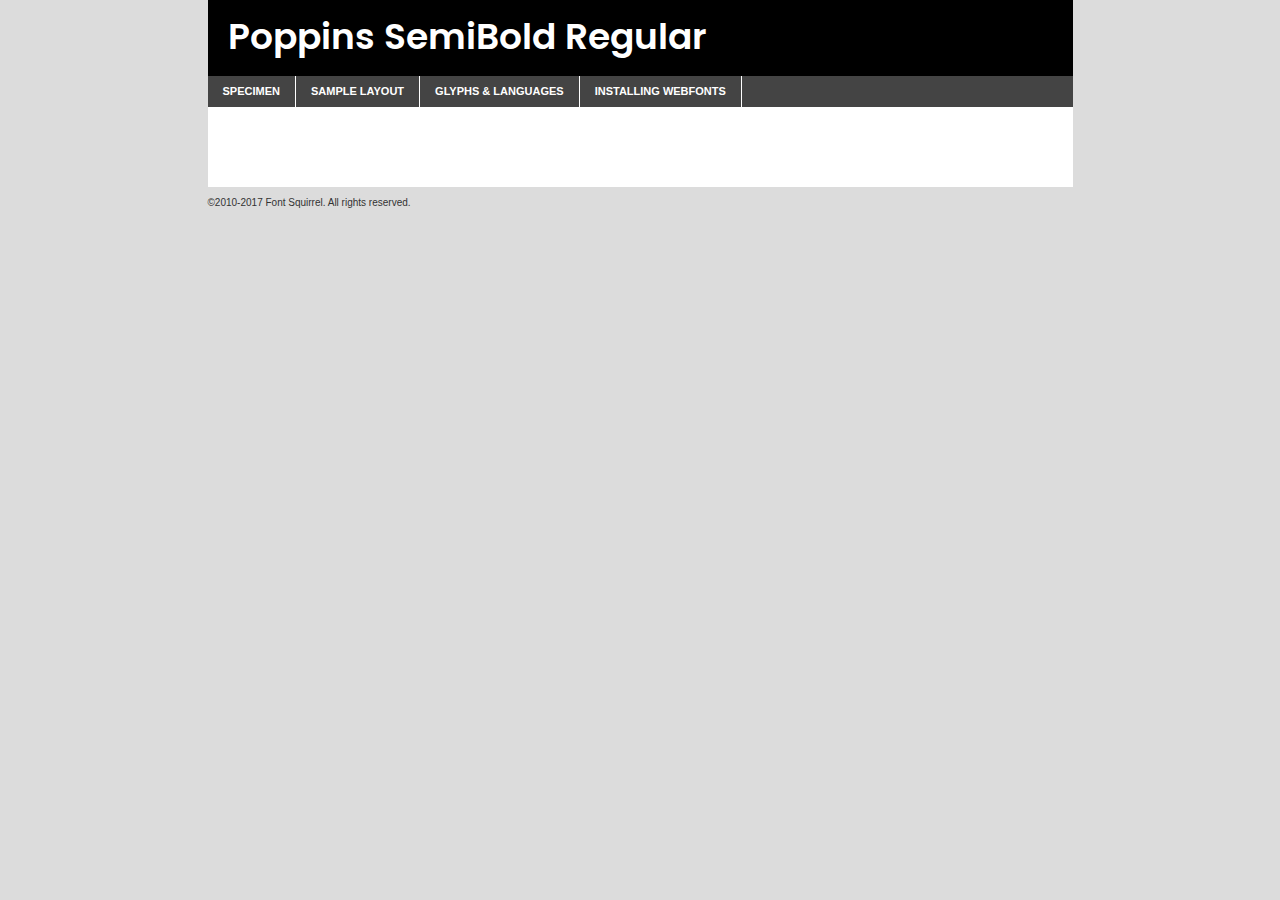
<file: loginscreen/components/fonts/poppins-semibold-demo.html>
<!DOCTYPE html PUBLIC "-//W3C//DTD XHTML 1.0 Transitional//EN"
	"http://www.w3.org/TR/xhtml1/DTD/xhtml1-transitional.dtd">

<html xmlns="http://www.w3.org/1999/xhtml" xml:lang="en" lang="en">
<head>
	<meta http-equiv="Content-Type" content="text/html; charset=utf-8" />
	<script src="http://ajax.googleapis.com/ajax/libs/jquery/1.7.2/jquery.min.js" type="text/javascript" charset="utf-8"></script>
	<script type="text/javascript">
	(function($){$.fn.easyTabs=function(option){var param=jQuery.extend({fadeSpeed:"fast",defaultContent:1,activeClass:'active'},option);$(this).each(function(){var thisId="#"+this.id;if(param.defaultContent==''){param.defaultContent=1;}
	if(typeof param.defaultContent=="number")
	{var defaultTab=$(thisId+" .tabs li:eq("+(param.defaultContent-1)+") a").attr('href').substr(1);}else{var defaultTab=param.defaultContent;}
	$(thisId+" .tabs li a").each(function(){var tabToHide=$(this).attr('href').substr(1);$("#"+tabToHide).addClass('easytabs-tab-content');});hideAll();changeContent(defaultTab);function hideAll(){$(thisId+" .easytabs-tab-content").hide();}
	function changeContent(tabId){hideAll();$(thisId+" .tabs li").removeClass(param.activeClass);$(thisId+" .tabs li a[href=#"+tabId+"]").closest('li').addClass(param.activeClass);if(param.fadeSpeed!="none")
	{$(thisId+" #"+tabId).fadeIn(param.fadeSpeed);}else{$(thisId+" #"+tabId).show();}}
	$(thisId+" .tabs li").click(function(){var tabId=$(this).find('a').attr('href').substr(1);changeContent(tabId);return false;});});}})(jQuery);
	</script>
	<link rel="stylesheet" href="specimen_files/specimen_stylesheet.css" type="text/css" charset="utf-8" />
	<link rel="stylesheet" href="stylesheet.css" type="text/css" charset="utf-8" />

	<style type="text/css">
					body{
				font-family: 'poppinssemibold';
							}
		</style>

	<title>Poppins SemiBold Regular Specimen</title>
	
	
	<script type="text/javascript" charset="utf-8">
		$(document).ready(function() {
			$('#container').easyTabs({defaultContent:1});
		});
	</script>
</head>

<body>
<div id="container">
	<div id="header">
		Poppins SemiBold Regular	</div>
	<ul class="tabs">
		<li><a href="#specimen">Specimen</a></li>
		<li><a href="#layout">Sample Layout</a></li>
				<li><a href="#glyphs">Glyphs &amp; Languages</a></li>
		<li><a href="#installing">Installing Webfonts</a></li>
		
	</ul>
	
	<div id="main_content">

		
			<div id="specimen">
		
				<div class="section">
					<div class="grid12 firstcol">
						<div class="huge">AaBb</div>
					</div>
				</div>
		
				<div class="section">
					<div class="glyph_range">A&#x200B;B&#x200b;C&#x200b;D&#x200b;E&#x200b;F&#x200b;G&#x200b;H&#x200b;I&#x200b;J&#x200b;K&#x200b;L&#x200b;M&#x200b;N&#x200b;O&#x200b;P&#x200b;Q&#x200b;R&#x200b;S&#x200b;T&#x200b;U&#x200b;V&#x200b;W&#x200b;X&#x200b;Y&#x200b;Z&#x200b;a&#x200b;b&#x200b;c&#x200b;d&#x200b;e&#x200b;f&#x200b;g&#x200b;h&#x200b;i&#x200b;j&#x200b;k&#x200b;l&#x200b;m&#x200b;n&#x200b;o&#x200b;p&#x200b;q&#x200b;r&#x200b;s&#x200b;t&#x200b;u&#x200b;v&#x200b;w&#x200b;x&#x200b;y&#x200b;z&#x200b;1&#x200b;2&#x200b;3&#x200b;4&#x200b;5&#x200b;6&#x200b;7&#x200b;8&#x200b;9&#x200b;0&#x200b;&amp;&#x200b;.&#x200b;,&#x200b;?&#x200b;!&#x200b;&#64;&#x200b;(&#x200b;)&#x200b;#&#x200b;$&#x200b;%&#x200b;*&#x200b;+&#x200b;-&#x200b;=&#x200b;:&#x200b;;</div>
				</div>
				<div class="section">
					<div class="grid12 firstcol">
						<table class="sample_table">
							<tr><td>10</td><td class="size10">abcdefghijklmnopqrstuvwxyzABCDEFGHIJKLMNOPQRSTUVWXYZ0123456789abcdefghijklmnopqrstuvwxyzABCDEFGHIJKLMNOPQRSTUVWXYZ0123456789abcdefghijklmnopqrstuvwxyzABCDEFGHIJKLMNOPQRSTUVWXYZ</td></tr>
							<tr><td>11</td><td class="size11">abcdefghijklmnopqrstuvwxyzABCDEFGHIJKLMNOPQRSTUVWXYZ0123456789abcdefghijklmnopqrstuvwxyzABCDEFGHIJKLMNOPQRSTUVWXYZ0123456789abcdefghijklmnopqrstuvwxyzABCDEFGHIJKLMNOPQRSTUVWXYZ</td></tr>
							<tr><td>12</td><td class="size12">abcdefghijklmnopqrstuvwxyzABCDEFGHIJKLMNOPQRSTUVWXYZ0123456789abcdefghijklmnopqrstuvwxyzABCDEFGHIJKLMNOPQRSTUVWXYZ0123456789abcdefghijklmnopqrstuvwxyzABCDEFGHIJKLMNOPQRSTUVWXYZ</td></tr>
							<tr><td>13</td><td class="size13">abcdefghijklmnopqrstuvwxyzABCDEFGHIJKLMNOPQRSTUVWXYZ0123456789abcdefghijklmnopqrstuvwxyzABCDEFGHIJKLMNOPQRSTUVWXYZ0123456789abcdefghijklmnopqrstuvwxyzABCDEFGHIJKLMNOPQRSTUVWXYZ</td></tr>
							<tr><td>14</td><td class="size14">abcdefghijklmnopqrstuvwxyzABCDEFGHIJKLMNOPQRSTUVWXYZ0123456789abcdefghijklmnopqrstuvwxyzABCDEFGHIJKLMNOPQRSTUVWXYZ0123456789abcdefghijklmnopqrstuvwxyzABCDEFGHIJKLMNOPQRSTUVWXYZ</td></tr>
							<tr><td>16</td><td class="size16">abcdefghijklmnopqrstuvwxyzABCDEFGHIJKLMNOPQRSTUVWXYZ0123456789abcdefghijklmnopqrstuvwxyzABCDEFGHIJKLMNOPQRSTUVWXYZ</td></tr>
							<tr><td>18</td><td class="size18">abcdefghijklmnopqrstuvwxyzABCDEFGHIJKLMNOPQRSTUVWXYZ0123456789abcdefghijklmnopqrstuvwxyzABCDEFGHIJKLMNOPQRSTUVWXYZ</td></tr>
							<tr><td>20</td><td class="size20">abcdefghijklmnopqrstuvwxyzABCDEFGHIJKLMNOPQRSTUVWXYZ0123456789abcdefghijklmnopqrstuvwxyzABCDEFGHIJKLMNOPQRSTUVWXYZ</td></tr>
							<tr><td>24</td><td class="size24">abcdefghijklmnopqrstuvwxyzABCDEFGHIJKLMNOPQRSTUVWXYZ0123456789abcdefghijklmnopqrstuvwxyzABCDEFGHIJKLMNOPQRSTUVWXYZ</td></tr>
							<tr><td>30</td><td class="size30">abcdefghijklmnopqrstuvwxyzABCDEFGHIJKLMNOPQRSTUVWXYZ0123456789abcdefghijklmnopqrstuvwxyzABCDEFGHIJKLMNOPQRSTUVWXYZ</td></tr>
							<tr><td>36</td><td class="size36">abcdefghijklmnopqrstuvwxyzABCDEFGHIJKLMNOPQRSTUVWXYZ0123456789abcdefghijklmnopqrstuvwxyzABCDEFGHIJKLMNOPQRSTUVWXYZ</td></tr>
							<tr><td>48</td><td class="size48">abcdefghijklmnopqrstuvwxyzABCDEFGHIJKLMNOPQRSTUVWXYZ0123456789abcdefghijklmnopqrstuvwxyzABCDEFGHIJKLMNOPQRSTUVWXYZ</td></tr>
							<tr><td>60</td><td class="size60">abcdefghijklmnopqrstuvwxyzABCDEFGHIJKLMNOPQRSTUVWXYZ0123456789abcdefghijklmnopqrstuvwxyzABCDEFGHIJKLMNOPQRSTUVWXYZ</td></tr>
							<tr><td>72</td><td class="size72">abcdefghijklmnopqrstuvwxyzABCDEFGHIJKLMNOPQRSTUVWXYZ0123456789abcdefghijklmnopqrstuvwxyzABCDEFGHIJKLMNOPQRSTUVWXYZ</td></tr>
							<tr><td>90</td><td class="size90">abcdefghijklmnopqrstuvwxyzABCDEFGHIJKLMNOPQRSTUVWXYZ0123456789abcdefghijklmnopqrstuvwxyzABCDEFGHIJKLMNOPQRSTUVWXYZ</td></tr>
						</table>
				
					</div>
			
				</div>
		
		
		
								<div class="section" id="bodycomparison">


										<div id="xheight">
				<div class="fontbody">&#x25FC;&#x25FC;&#x25FC;&#x25FC;&#x25FC;&#x25FC;&#x25FC;&#x25FC;&#x25FC;&#x25FC;&#x25FC;&#x25FC;&#x25FC;&#x25FC;&#x25FC;&#x25FC;&#x25FC;&#x25FC;&#x25FC;&#x25FC;&#x25FC;&#x25FC;&#x25FC;&#x25FC;&#x25FC;&#x25FC;&#x25FC;&#x25FC;&#x25FC;&#x25FC;&#x25FC;&#x25FC;&#x25FC;&#x25FC;&#x25FC;&#x25FC;&#x25FC;&#x25FC;&#x25FC;&#x25FC;&#x25FC;&#x25FC;&#x25FC;&#x25FC;&#x25FC;&#x25FC;&#x25FC;&#x25FC;&#x25FC;&#x25FC;&#x25FC;&#x25FC;&#x25FC;&#x25FC;&#x25FC;&#x25FC;&#x25FC;&#x25FC;&#x25FC;&#x25FC;&#x25FC;&#x25FC;&#x25FC;&#x25FC;&#x25FC;&#x25FC;&#x25FC;&#x25FC;&#x25FC;&#x25FC;&#x25FC;&#x25FC;&#x25FC;&#x25FC;&#x25FC;&#x25FC;&#x25FC;&#x25FC;&#x25FC;&#x25FC;&#x25FC;&#x25FC;&#x25FC;&#x25FC;&#x25FC;&#x25FC;&#x25FC;&#x25FC;&#x25FC;&#x25FC;&#x25FC;&#x25FC;&#x25FC;&#x25FC;&#x25FC;&#x25FC;&#x25FC;&#x25FC;&#x25FC;body</div><div class="arialbody">body</div><div class="verdanabody">body</div><div class="georgiabody">body</div></div>
										<div class="fontbody" style="z-index:1">
											body<span>Poppins SemiBold Regular</span>
										</div>
										<div class="arialbody" style="z-index:1">
											body<span>Arial</span>
										</div>
										<div class="verdanabody" style="z-index:1">
											body<span>Verdana</span>
										</div>
										<div class="georgiabody" style="z-index:1">
											body<span>Georgia</span>
										</div>



								</div>
		
		
				<div class="section psample psample_row1" id="">
					
					<div class="grid2 firstcol">
						<p class="size10"><span>10.</span>Aenean lacinia bibendum nulla sed consectetur. Fusce dapibus, tellus ac cursus commodo, tortor mauris condimentum nibh, ut fermentum massa justo sit amet risus. Nullam id dolor id nibh ultricies vehicula ut id elit. Cum sociis natoque penatibus et magnis dis parturient montes, nascetur ridiculus mus. Nulla vitae elit libero, a pharetra augue.</p>
			
					</div>
					<div class="grid3">
						<p class="size11"><span>11.</span>Aenean lacinia bibendum nulla sed consectetur. Fusce dapibus, tellus ac cursus commodo, tortor mauris condimentum nibh, ut fermentum massa justo sit amet risus. Nullam id dolor id nibh ultricies vehicula ut id elit. Cum sociis natoque penatibus et magnis dis parturient montes, nascetur ridiculus mus. Nulla vitae elit libero, a pharetra augue.</p>
			
					</div>
					<div class="grid3">
						<p class="size12"><span>12.</span>Aenean lacinia bibendum nulla sed consectetur. Fusce dapibus, tellus ac cursus commodo, tortor mauris condimentum nibh, ut fermentum massa justo sit amet risus. Nullam id dolor id nibh ultricies vehicula ut id elit. Cum sociis natoque penatibus et magnis dis parturient montes, nascetur ridiculus mus. Nulla vitae elit libero, a pharetra augue.</p>
			
					</div>
					<div class="grid4">
						<p class="size13"><span>13.</span>Aenean lacinia bibendum nulla sed consectetur. Fusce dapibus, tellus ac cursus commodo, tortor mauris condimentum nibh, ut fermentum massa justo sit amet risus. Nullam id dolor id nibh ultricies vehicula ut id elit. Cum sociis natoque penatibus et magnis dis parturient montes, nascetur ridiculus mus. Nulla vitae elit libero, a pharetra augue.</p>
			
					</div>
					<div class="white_blend"></div>
					
				</div>
				<div class="section psample psample_row2" id="">
					<div class="grid3 firstcol">
						<p class="size14"><span>14.</span>Aenean lacinia bibendum nulla sed consectetur. Fusce dapibus, tellus ac cursus commodo, tortor mauris condimentum nibh, ut fermentum massa justo sit amet risus. Nullam id dolor id nibh ultricies vehicula ut id elit. Cum sociis natoque penatibus et magnis dis parturient montes, nascetur ridiculus mus. Nulla vitae elit libero, a pharetra augue.</p>
			
					</div>
					<div class="grid4">
						<p class="size16"><span>16.</span>Aenean lacinia bibendum nulla sed consectetur. Fusce dapibus, tellus ac cursus commodo, tortor mauris condimentum nibh, ut fermentum massa justo sit amet risus. Nullam id dolor id nibh ultricies vehicula ut id elit. Cum sociis natoque penatibus et magnis dis parturient montes, nascetur ridiculus mus. Nulla vitae elit libero, a pharetra augue.</p>
			
					</div>
					<div class="grid5">
						<p class="size18"><span>18.</span>Aenean lacinia bibendum nulla sed consectetur. Fusce dapibus, tellus ac cursus commodo, tortor mauris condimentum nibh, ut fermentum massa justo sit amet risus. Nullam id dolor id nibh ultricies vehicula ut id elit. Cum sociis natoque penatibus et magnis dis parturient montes, nascetur ridiculus mus. Nulla vitae elit libero, a pharetra augue.</p>
			
					</div>

					<div class="white_blend"></div>

				</div>
				
				<div class="section psample psample_row3" id="">
					<div class="grid5 firstcol">
						<p class="size20"><span>20.</span>Aenean lacinia bibendum nulla sed consectetur. Fusce dapibus, tellus ac cursus commodo, tortor mauris condimentum nibh, ut fermentum massa justo sit amet risus. Nullam id dolor id nibh ultricies vehicula ut id elit. Cum sociis natoque penatibus et magnis dis parturient montes, nascetur ridiculus mus. Nulla vitae elit libero, a pharetra augue.</p>
					</div>
					<div class="grid7">
						<p class="size24"><span>24.</span>Aenean lacinia bibendum nulla sed consectetur. Fusce dapibus, tellus ac cursus commodo, tortor mauris condimentum nibh, ut fermentum massa justo sit amet risus. Nullam id dolor id nibh ultricies vehicula ut id elit. Cum sociis natoque penatibus et magnis dis parturient montes, nascetur ridiculus mus. Nulla vitae elit libero, a pharetra augue.</p>
					</div>
					
					<div class="white_blend"></div>
					
				</div>
				
				<div class="section psample psample_row4" id="">
					<div class="grid12 firstcol">
						<p class="size30"><span>30.</span>Aenean lacinia bibendum nulla sed consectetur. Fusce dapibus, tellus ac cursus commodo, tortor mauris condimentum nibh, ut fermentum massa justo sit amet risus. Nullam id dolor id nibh ultricies vehicula ut id elit. Cum sociis natoque penatibus et magnis dis parturient montes, nascetur ridiculus mus. Nulla vitae elit libero, a pharetra augue.</p>
					</div>
					<div class="white_blend"></div>
					
				</div>
				
				
				
				<div class="section psample psample_row1 fullreverse">
					<div class="grid2 firstcol">
						<p class="size10"><span>10.</span>Aenean lacinia bibendum nulla sed consectetur. Fusce dapibus, tellus ac cursus commodo, tortor mauris condimentum nibh, ut fermentum massa justo sit amet risus. Nullam id dolor id nibh ultricies vehicula ut id elit. Cum sociis natoque penatibus et magnis dis parturient montes, nascetur ridiculus mus. Nulla vitae elit libero, a pharetra augue.</p>
			
					</div>
					<div class="grid3">
						<p class="size11"><span>11.</span>Aenean lacinia bibendum nulla sed consectetur. Fusce dapibus, tellus ac cursus commodo, tortor mauris condimentum nibh, ut fermentum massa justo sit amet risus. Nullam id dolor id nibh ultricies vehicula ut id elit. Cum sociis natoque penatibus et magnis dis parturient montes, nascetur ridiculus mus. Nulla vitae elit libero, a pharetra augue.</p>
			
					</div>
					<div class="grid3">
						<p class="size12"><span>12.</span>Aenean lacinia bibendum nulla sed consectetur. Fusce dapibus, tellus ac cursus commodo, tortor mauris condimentum nibh, ut fermentum massa justo sit amet risus. Nullam id dolor id nibh ultricies vehicula ut id elit. Cum sociis natoque penatibus et magnis dis parturient montes, nascetur ridiculus mus. Nulla vitae elit libero, a pharetra augue.</p>
			
					</div>
					<div class="grid4">
						<p class="size13"><span>13.</span>Aenean lacinia bibendum nulla sed consectetur. Fusce dapibus, tellus ac cursus commodo, tortor mauris condimentum nibh, ut fermentum massa justo sit amet risus. Nullam id dolor id nibh ultricies vehicula ut id elit. Cum sociis natoque penatibus et magnis dis parturient montes, nascetur ridiculus mus. Nulla vitae elit libero, a pharetra augue.</p>
			
					</div>
					<div class="black_blend"></div>
					
				</div>
				
				<div class="section psample psample_row2 fullreverse">
					<div class="grid3 firstcol">
						<p class="size14"><span>14.</span>Aenean lacinia bibendum nulla sed consectetur. Fusce dapibus, tellus ac cursus commodo, tortor mauris condimentum nibh, ut fermentum massa justo sit amet risus. Nullam id dolor id nibh ultricies vehicula ut id elit. Cum sociis natoque penatibus et magnis dis parturient montes, nascetur ridiculus mus. Nulla vitae elit libero, a pharetra augue.</p>
			
					</div>
					<div class="grid4">
						<p class="size16"><span>16.</span>Aenean lacinia bibendum nulla sed consectetur. Fusce dapibus, tellus ac cursus commodo, tortor mauris condimentum nibh, ut fermentum massa justo sit amet risus. Nullam id dolor id nibh ultricies vehicula ut id elit. Cum sociis natoque penatibus et magnis dis parturient montes, nascetur ridiculus mus. Nulla vitae elit libero, a pharetra augue.</p>
			
					</div>
					<div class="grid5">
						<p class="size18"><span>18.</span>Aenean lacinia bibendum nulla sed consectetur. Fusce dapibus, tellus ac cursus commodo, tortor mauris condimentum nibh, ut fermentum massa justo sit amet risus. Nullam id dolor id nibh ultricies vehicula ut id elit. Cum sociis natoque penatibus et magnis dis parturient montes, nascetur ridiculus mus. Nulla vitae elit libero, a pharetra augue.</p>
			
					</div>
					<div class="black_blend"></div>

				</div>
				
				<div class="section psample fullreverse psample_row3" id="">
					<div class="grid5 firstcol">
						<p class="size20"><span>20.</span>Aenean lacinia bibendum nulla sed consectetur. Fusce dapibus, tellus ac cursus commodo, tortor mauris condimentum nibh, ut fermentum massa justo sit amet risus. Nullam id dolor id nibh ultricies vehicula ut id elit. Cum sociis natoque penatibus et magnis dis parturient montes, nascetur ridiculus mus. Nulla vitae elit libero, a pharetra augue.</p>
					</div>
					<div class="grid7">
						<p class="size24"><span>24.</span>Aenean lacinia bibendum nulla sed consectetur. Fusce dapibus, tellus ac cursus commodo, tortor mauris condimentum nibh, ut fermentum massa justo sit amet risus. Nullam id dolor id nibh ultricies vehicula ut id elit. Cum sociis natoque penatibus et magnis dis parturient montes, nascetur ridiculus mus. Nulla vitae elit libero, a pharetra augue.</p>
					</div>
					
					<div class="black_blend"></div>
					
				</div>
				
				<div class="section psample fullreverse psample_row4" id="" style="border-bottom: 20px #000 solid;">
					<div class="grid12 firstcol">
						<p class="size30"><span>30.</span>Aenean lacinia bibendum nulla sed consectetur. Fusce dapibus, tellus ac cursus commodo, tortor mauris condimentum nibh, ut fermentum massa justo sit amet risus. Nullam id dolor id nibh ultricies vehicula ut id elit. Cum sociis natoque penatibus et magnis dis parturient montes, nascetur ridiculus mus. Nulla vitae elit libero, a pharetra augue.</p>
					</div>
					<div class="black_blend"></div>
					
				</div>
				
				
				
				
			</div>
			
			<div id="layout">
				
				<div class="section">
					
					<div class="grid12 firstcol">
						<h1>Lorem Ipsum Dolor</h1>
						<h2>Etiam porta sem malesuada magna mollis euismod</h2>
						
						<p class="byline">By <a href="#link">Aenean Lacinia</a></p>
					</div>
				</div>
				<div class="section">
					<div class="grid8 firstcol">
						<p class="large">Donec sed odio dui. Morbi leo risus, porta ac consectetur ac, vestibulum at eros. Fusce dapibus, tellus ac cursus commodo, tortor mauris condimentum nibh, ut fermentum massa justo sit amet risus. </p>

						
						<h3>Pellentesque ornare sem</h3>

						<p>Maecenas sed diam eget risus varius blandit sit amet non magna. Maecenas faucibus mollis interdum. Donec ullamcorper nulla non metus auctor fringilla. Nullam id dolor id nibh ultricies vehicula ut id elit. Nullam id dolor id nibh ultricies vehicula ut id elit. </p>

						<p>Aenean eu leo quam. Pellentesque ornare sem lacinia quam venenatis vestibulum. Lorem ipsum dolor sit amet, consectetur adipiscing elit. Cum sociis natoque penatibus et magnis dis parturient montes, nascetur ridiculus mus. </p>

						<p>Nulla vitae elit libero, a pharetra augue. Praesent commodo cursus magna, vel scelerisque nisl consectetur et. Aenean lacinia bibendum nulla sed consectetur. </p>

						<p>Nullam quis risus eget urna mollis ornare vel eu leo. Nullam quis risus eget urna mollis ornare vel eu leo. Maecenas sed diam eget risus varius blandit sit amet non magna. Donec ullamcorper nulla non metus auctor fringilla. </p>

						<h3>Cras mattis consectetur</h3>

						<p>Aenean eu leo quam. Pellentesque ornare sem lacinia quam venenatis vestibulum. Aenean lacinia bibendum nulla sed consectetur. Integer posuere erat a ante venenatis dapibus posuere velit aliquet. Cras mattis consectetur purus sit amet fermentum. </p>

						<p>Nullam id dolor id nibh ultricies vehicula ut id elit. Nullam quis risus eget urna mollis ornare vel eu leo. Cras mattis consectetur purus sit amet fermentum.</p>
					</div>
					
					<div class="grid4 sidebar">
						
						<div class="box reverse">
							<p class="last">Nullam quis risus eget urna mollis ornare vel eu leo. Donec ullamcorper nulla non metus auctor fringilla. Cras mattis consectetur purus sit amet fermentum. Sed posuere consectetur est at lobortis. Lorem ipsum dolor sit amet, consectetur adipiscing elit. </p>
						</div>
						
						<p class="caption">Maecenas sed diam eget risus varius.</p>

						<p>Vestibulum id ligula porta felis euismod semper. Integer posuere erat a ante venenatis dapibus posuere velit aliquet. Vestibulum id ligula porta felis euismod semper. Sed posuere consectetur est at lobortis. Maecenas sed diam eget risus varius blandit sit amet non magna. Fusce dapibus, tellus ac cursus commodo, tortor mauris condimentum nibh, ut fermentum massa justo sit amet risus. </p>

					

						<p>Duis mollis, est non commodo luctus, nisi erat porttitor ligula, eget lacinia odio sem nec elit. Aenean lacinia bibendum nulla sed consectetur. Vivamus sagittis lacus vel augue laoreet rutrum faucibus dolor auctor. Aenean lacinia bibendum nulla sed consectetur. Nullam quis risus eget urna mollis ornare vel eu leo. </p>

						<p>Praesent commodo cursus magna, vel scelerisque nisl consectetur et. Donec ullamcorper nulla non metus auctor fringilla. Maecenas faucibus mollis interdum. Fusce dapibus, tellus ac cursus commodo, tortor mauris condimentum nibh, ut fermentum massa justo sit amet risus. </p>

					</div>
				</div>
				
			</div>


			



		<div id="glyphs">
			<div class="section">
				<div class="grid12 firstcol">
			
				<h1>Language Support</h1>
				<p>The subset of Poppins SemiBold Regular in this kit supports the following languages:<br />
			
					English, Arrernte, Bislama, Cebuano, Fijian, Gilbertese, Hmong, Ibanag, Iloko_ilokano, Interglossa_glosa, Interlingua, Lojban, Manx, Norfolk_pitcairnese, Oromo, Rotokas, Samoan, Sardinian, Seychelles_creole, Shona, Somali, Southern_ndebele, Swahili, Swati_swazi, Tok_pisin, Warlpiri, Xhosa, Zulu, Latinbasic, Demo				</p>
				<h1>Glyph Chart</h1>
				<p>The subset of Poppins SemiBold Regular in this kit includes all the glyphs listed below. Unicode entities are included above each glyph to help you insert individual characters into your layout.</p>
				<div id="glyph_chart">
			
																														 <div><p>&amp;#13;</p>&#13;</div>
																				 <div><p>&amp;#32;</p>&#32;</div>
																				 <div><p>&amp;#33;</p>&#33;</div>
																				 <div><p>&amp;#34;</p>&#34;</div>
																				 <div><p>&amp;#35;</p>&#35;</div>
																				 <div><p>&amp;#36;</p>&#36;</div>
																				 <div><p>&amp;#37;</p>&#37;</div>
																				 <div><p>&amp;#38;</p>&#38;</div>
																				 <div><p>&amp;#39;</p>&#39;</div>
																				 <div><p>&amp;#40;</p>&#40;</div>
																				 <div><p>&amp;#41;</p>&#41;</div>
																				 <div><p>&amp;#42;</p>&#42;</div>
																				 <div><p>&amp;#43;</p>&#43;</div>
																				 <div><p>&amp;#44;</p>&#44;</div>
																				 <div><p>&amp;#46;</p>&#46;</div>
																				 <div><p>&amp;#47;</p>&#47;</div>
																				 <div><p>&amp;#48;</p>&#48;</div>
																				 <div><p>&amp;#49;</p>&#49;</div>
																				 <div><p>&amp;#50;</p>&#50;</div>
																				 <div><p>&amp;#51;</p>&#51;</div>
																				 <div><p>&amp;#52;</p>&#52;</div>
																				 <div><p>&amp;#53;</p>&#53;</div>
																				 <div><p>&amp;#54;</p>&#54;</div>
																				 <div><p>&amp;#55;</p>&#55;</div>
																				 <div><p>&amp;#56;</p>&#56;</div>
																				 <div><p>&amp;#57;</p>&#57;</div>
																				 <div><p>&amp;#60;</p>&#60;</div>
																				 <div><p>&amp;#61;</p>&#61;</div>
																				 <div><p>&amp;#62;</p>&#62;</div>
																				 <div><p>&amp;#63;</p>&#63;</div>
																				 <div><p>&amp;#64;</p>&#64;</div>
																				 <div><p>&amp;#65;</p>&#65;</div>
																				 <div><p>&amp;#66;</p>&#66;</div>
																				 <div><p>&amp;#67;</p>&#67;</div>
																				 <div><p>&amp;#68;</p>&#68;</div>
																				 <div><p>&amp;#69;</p>&#69;</div>
																				 <div><p>&amp;#70;</p>&#70;</div>
																				 <div><p>&amp;#71;</p>&#71;</div>
																				 <div><p>&amp;#72;</p>&#72;</div>
																				 <div><p>&amp;#73;</p>&#73;</div>
																				 <div><p>&amp;#74;</p>&#74;</div>
																				 <div><p>&amp;#75;</p>&#75;</div>
																				 <div><p>&amp;#76;</p>&#76;</div>
																				 <div><p>&amp;#77;</p>&#77;</div>
																				 <div><p>&amp;#78;</p>&#78;</div>
																				 <div><p>&amp;#79;</p>&#79;</div>
																				 <div><p>&amp;#80;</p>&#80;</div>
																				 <div><p>&amp;#81;</p>&#81;</div>
																				 <div><p>&amp;#82;</p>&#82;</div>
																				 <div><p>&amp;#83;</p>&#83;</div>
																				 <div><p>&amp;#84;</p>&#84;</div>
																				 <div><p>&amp;#85;</p>&#85;</div>
																				 <div><p>&amp;#86;</p>&#86;</div>
																				 <div><p>&amp;#87;</p>&#87;</div>
																				 <div><p>&amp;#88;</p>&#88;</div>
																				 <div><p>&amp;#89;</p>&#89;</div>
																				 <div><p>&amp;#90;</p>&#90;</div>
																				 <div><p>&amp;#91;</p>&#91;</div>
																				 <div><p>&amp;#92;</p>&#92;</div>
																				 <div><p>&amp;#93;</p>&#93;</div>
																				 <div><p>&amp;#94;</p>&#94;</div>
																				 <div><p>&amp;#95;</p>&#95;</div>
																				 <div><p>&amp;#96;</p>&#96;</div>
																				 <div><p>&amp;#97;</p>&#97;</div>
																				 <div><p>&amp;#98;</p>&#98;</div>
																				 <div><p>&amp;#99;</p>&#99;</div>
																				 <div><p>&amp;#100;</p>&#100;</div>
																				 <div><p>&amp;#101;</p>&#101;</div>
																				 <div><p>&amp;#102;</p>&#102;</div>
																				 <div><p>&amp;#103;</p>&#103;</div>
																				 <div><p>&amp;#104;</p>&#104;</div>
																				 <div><p>&amp;#105;</p>&#105;</div>
																				 <div><p>&amp;#106;</p>&#106;</div>
																				 <div><p>&amp;#107;</p>&#107;</div>
																				 <div><p>&amp;#108;</p>&#108;</div>
																				 <div><p>&amp;#109;</p>&#109;</div>
																				 <div><p>&amp;#110;</p>&#110;</div>
																				 <div><p>&amp;#111;</p>&#111;</div>
																				 <div><p>&amp;#112;</p>&#112;</div>
																				 <div><p>&amp;#113;</p>&#113;</div>
																				 <div><p>&amp;#114;</p>&#114;</div>
																				 <div><p>&amp;#115;</p>&#115;</div>
																				 <div><p>&amp;#116;</p>&#116;</div>
																				 <div><p>&amp;#117;</p>&#117;</div>
																				 <div><p>&amp;#118;</p>&#118;</div>
																				 <div><p>&amp;#119;</p>&#119;</div>
																				 <div><p>&amp;#120;</p>&#120;</div>
																				 <div><p>&amp;#121;</p>&#121;</div>
																				 <div><p>&amp;#122;</p>&#122;</div>
																				 <div><p>&amp;#123;</p>&#123;</div>
																				 <div><p>&amp;#124;</p>&#124;</div>
																				 <div><p>&amp;#125;</p>&#125;</div>
																				 <div><p>&amp;#126;</p>&#126;</div>
																				 <div><p>&amp;#160;</p>&#160;</div>
																				 <div><p>&amp;#161;</p>&#161;</div>
																				 <div><p>&amp;#162;</p>&#162;</div>
																				 <div><p>&amp;#163;</p>&#163;</div>
																				 <div><p>&amp;#164;</p>&#164;</div>
																				 <div><p>&amp;#165;</p>&#165;</div>
																				 <div><p>&amp;#166;</p>&#166;</div>
																				 <div><p>&amp;#167;</p>&#167;</div>
																				 <div><p>&amp;#168;</p>&#168;</div>
																				 <div><p>&amp;#169;</p>&#169;</div>
																				 <div><p>&amp;#170;</p>&#170;</div>
																				 <div><p>&amp;#171;</p>&#171;</div>
																				 <div><p>&amp;#172;</p>&#172;</div>
																				 <div><p>&amp;#174;</p>&#174;</div>
																				 <div><p>&amp;#175;</p>&#175;</div>
																				 <div><p>&amp;#176;</p>&#176;</div>
																				 <div><p>&amp;#177;</p>&#177;</div>
																				 <div><p>&amp;#178;</p>&#178;</div>
																				 <div><p>&amp;#179;</p>&#179;</div>
																				 <div><p>&amp;#180;</p>&#180;</div>
																				 <div><p>&amp;#181;</p>&#181;</div>
																				 <div><p>&amp;#182;</p>&#182;</div>
																				 <div><p>&amp;#184;</p>&#184;</div>
																				 <div><p>&amp;#185;</p>&#185;</div>
																				 <div><p>&amp;#186;</p>&#186;</div>
																				 <div><p>&amp;#187;</p>&#187;</div>
																				 <div><p>&amp;#188;</p>&#188;</div>
																				 <div><p>&amp;#189;</p>&#189;</div>
																				 <div><p>&amp;#190;</p>&#190;</div>
																				 <div><p>&amp;#191;</p>&#191;</div>
																				 <div><p>&amp;#198;</p>&#198;</div>
																				 <div><p>&amp;#199;</p>&#199;</div>
																				 <div><p>&amp;#208;</p>&#208;</div>
																				 <div><p>&amp;#215;</p>&#215;</div>
																				 <div><p>&amp;#216;</p>&#216;</div>
																				 <div><p>&amp;#222;</p>&#222;</div>
																				 <div><p>&amp;#223;</p>&#223;</div>
																				 <div><p>&amp;#230;</p>&#230;</div>
																				 <div><p>&amp;#231;</p>&#231;</div>
																				 <div><p>&amp;#240;</p>&#240;</div>
																				 <div><p>&amp;#247;</p>&#247;</div>
																				 <div><p>&amp;#248;</p>&#248;</div>
																				 <div><p>&amp;#254;</p>&#254;</div>
																				 <div><p>&amp;#305;</p>&#305;</div>
																				 <div><p>&amp;#338;</p>&#338;</div>
																				 <div><p>&amp;#339;</p>&#339;</div>
																				 <div><p>&amp;#710;</p>&#710;</div>
																				 <div><p>&amp;#730;</p>&#730;</div>
																				 <div><p>&amp;#732;</p>&#732;</div>
																				 <div><p>&amp;#8192;</p>&#8192;</div>
																				 <div><p>&amp;#8193;</p>&#8193;</div>
																				 <div><p>&amp;#8194;</p>&#8194;</div>
																				 <div><p>&amp;#8195;</p>&#8195;</div>
																				 <div><p>&amp;#8196;</p>&#8196;</div>
																				 <div><p>&amp;#8197;</p>&#8197;</div>
																				 <div><p>&amp;#8198;</p>&#8198;</div>
																				 <div><p>&amp;#8199;</p>&#8199;</div>
																				 <div><p>&amp;#8200;</p>&#8200;</div>
																				 <div><p>&amp;#8201;</p>&#8201;</div>
																				 <div><p>&amp;#8202;</p>&#8202;</div>
																				 <div><p>&amp;#8211;</p>&#8211;</div>
																				 <div><p>&amp;#8212;</p>&#8212;</div>
																				 <div><p>&amp;#8216;</p>&#8216;</div>
																				 <div><p>&amp;#8217;</p>&#8217;</div>
																				 <div><p>&amp;#8218;</p>&#8218;</div>
																				 <div><p>&amp;#8220;</p>&#8220;</div>
																				 <div><p>&amp;#8221;</p>&#8221;</div>
																				 <div><p>&amp;#8222;</p>&#8222;</div>
																				 <div><p>&amp;#8226;</p>&#8226;</div>
																				 <div><p>&amp;#8239;</p>&#8239;</div>
																				 <div><p>&amp;#8249;</p>&#8249;</div>
																				 <div><p>&amp;#8250;</p>&#8250;</div>
																				 <div><p>&amp;#8287;</p>&#8287;</div>
																				 <div><p>&amp;#8364;</p>&#8364;</div>
																				 <div><p>&amp;#8482;</p>&#8482;</div>
																				 <div><p>&amp;#8722;</p>&#8722;</div>
																				 <div><p>&amp;#9724;</p>&#9724;</div>
																				 <div><p>&amp;#64257;</p>&#64257;</div>
																																																</div>	
				</div>
		
		
			</div>
		</div>
		
		
		<div id="specs">
			
		</div>
	
		<div id="installing">
			<div class="section">
				<div class="grid7 firstcol">
					<h1>Installing Webfonts</h1>
					
					<p>Webfonts are supported by all major browser platforms but not all in the same way. There are currently four different font formats that must be included in order to target all browsers. This includes TTF, WOFF, EOT and SVG.</p>
					
					<h2>1. Upload your webfonts</h2>
					<p>You must upload your webfont kit to your website. They should be in or near the same directory as your CSS files.</p>
					
					<h2>2. Include the webfont stylesheet</h2>
					<p>A special CSS @font-face declaration helps the various browsers select the appropriate font it needs without causing you a bunch of headaches. Learn more about this syntax by reading the <a href="https://www.fontspring.com/blog/further-hardening-of-the-bulletproof-syntax">Fontspring blog post</a> about it. The code for it is as follows:</p>


<code>
@font-face{ 
	font-family: 'MyWebFont';
	src: url('WebFont.eot');
	src: url('WebFont.eot?#iefix') format('embedded-opentype'),
	     url('WebFont.woff') format('woff'),
	     url('WebFont.ttf') format('truetype'),
	     url('WebFont.svg#webfont') format('svg');
}
</code>

	<p>We've already gone ahead and generated the code for you. All you have to do is link to the stylesheet in your HTML, like this:</p>
	<code>&lt;link rel=&quot;stylesheet&quot; href=&quot;stylesheet.css&quot; type=&quot;text/css&quot; charset=&quot;utf-8&quot; /&gt;</code>

					<h2>3. Modify your own stylesheet</h2>
					<p>To take advantage of your new fonts, you must tell your stylesheet to use them. Look at the original @font-face declaration above and find the property called "font-family." The name linked there will be what you use to reference the font. Prepend that webfont name to the font stack in the "font-family" property, inside the selector you want to change. For example:</p>
<code>p { font-family: 'WebFont', Arial, sans-serif; }</code>

<h2>4. Test</h2>
<p>Getting webfonts to work cross-browser <em>can</em> be tricky. Use the information in the sidebar to help you if you find that fonts aren't loading in a particular browser.</p>
				</div>
				
				<div class="grid5 sidebar">
					<div class="box">
						<h2>Troubleshooting<br />Font-Face Problems</h2>
						<p>Having trouble getting your webfonts to load in your new website? Here are some tips to sort out what might be the problem.</p>

						<h3>Fonts not showing in any browser</h3>

						<p>This sounds like you need to work on the plumbing. You either did not upload the fonts to the correct directory, or you did not link the fonts properly in the CSS. If you've confirmed that all this is correct and you still have a problem, take a look at your .htaccess file and see if requests are getting intercepted.</p>

						<h3>Fonts not loading in iPhone or iPad</h3>

						<p>The most common problem here is that you are serving the fonts from an IIS server. IIS refuses to serve files that have unknown MIME types. If that is the case, you must set the MIME type for SVG to "image/svg+xml" in the server settings. Follow these instructions from Microsoft if you need help.</p>

						<h3>Fonts not loading in Firefox</h3>

						<p>The primary reason for this failure? You are still using a version Firefox older than 3.5. So upgrade already! If that isn't it, then you are very likely serving fonts from a different domain. Firefox requires that all font assets be served from the same domain. Lastly it is possible that you need to add WOFF to your list of MIME types (if you are serving via IIS.)</p>

						<h3>Fonts not loading in IE</h3>

						<p>Are you looking at Internet Explorer on an actual Windows machine or are you cheating by using a service like Adobe BrowserLab? Many of these screenshot services do not render @font-face for IE. Best to test it on a real machine.</p>

						<h3>Fonts not loading in IE9</h3>

						<p>IE9, like Firefox, requires that fonts be served from the same domain as the website. Make sure that is the case.</p>
					</div>
				</div>
			</div>
			
		</div>
	
	</div>
	<div id="footer">
		<p>&copy;2010-2017 Font Squirrel. All rights reserved.</p>
	</div>
</div>
</body>
</html>
</file>
<file: loginscreen/styles/mainpagestyle.css>
body{
    margin: 0;
    font-family: poppinsblack;
}

.main-login{ /*organizar layout*/
    width: 100vw; /*100% a largura do monitor*/
    height: 100vh; /*100% o tamanho do monitor*/
    background: #1e1e1e;
    display: flex; /*faz com que as coisas fiquem lado a lado*/
    justify-content: center;/*justify-content trabalha com itens na horizontal(linhas)*/
    align-items: center; /*align-items trabalha com itens na vertical(de lado)*/
}

.left-login{ /*tamanhos para o lado esquerdo*/
    width: 50vw;
    height: 100vh;
    display: flex;
    justify-content: center;
    align-items: center;
    flex-direction: column;
}

.left-login > h1{ /*Titulo*/
    color: #f21847;
    font-size: 3vw;
    text-transform: uppercase;
    
}

.left-login-image{
    width: 35vw;
    
    
}

.right-login{ /*tamanhos para o lado direito*/
    width: 50vw;
    height: 100vh;
    display: flex;
    justify-content: center;
    align-items: center;
}

.card-login{
    width: 60%; /*ele pega o tamanho da div q esta o card login, que tem 50vh, e vai pegar 60% desses 50.*/
    display: flex;
    justify-content: center;
    align-items: center;
    flex-direction: column;/*redireciona a flex, ao inves de ficar do lado do outro ficam em coluna.*/
    padding: 30px 35px; /*pra funilar mais pro centro, nesse caso vertical tem 30px(cima e baixo) e 35px horizontal(esquerda e direita).*/
    background: #222222; /*backgroud da cor ao .card-login*/
    border-radius: 20px;
    box-shadow: 0px 10px 40px #00000056; /*primeiro eixo x(horizontal), segundo eixo y(vertical)*/
/*primeira valor e para eixo horizontal, segundo e para vertical. pra saber qual posicao a sombra vai.
o terceiro valor e para o blur, e o quarto e a nossa cor*/

}


.textfield{
    width: 100%;
    display: flex;
    flex-direction: column; /*flex-direction reverte o align-items e justify-content <<<<<<<<<<<----!!!!*/
    align-items: flex-start;
    justify-content: center;
    /*aqui align esta na horizontal e foi pro canto esquerdo
    enquanto justify esta na vertical e foi no centro
    alinhando corretamente o textfield do login*/
    margin: 10px 0px;

}

.textfield > input{
    width: 100%;
    border: none;
    border-radius: 10px;
    padding: 15px;
    background: #0e0e0e;
    color: #90949c;
    font-size: 12pt;
    box-shadow: 0px 10px 40px #00000056;
    outline: none; /*tira as bordas do input <<<<<<<<<<<<<<<*/
    box-sizing: border-box; /*corrigir o input utrapassar a box, isso div filho jamais ultrassa a div pai*/
}

.textfield > label{
    color: #90949c;
    margin-bottom: 10px; /*margem para baixo*/
}

.textfield > input::placeholder{
    color: #90949c;
}

.btn-login{
    width: 56%;
    padding: 16px 0px;
    margin: 25px;
    border: none; /*tirar borda*/
    border-radius: 8px;
    outline: none;
    text-transform: uppercase;
    font-weight: 800;
     /*letter-spacing: 3px; espacamento das letras*/
    color: #ffffff;
    background: #f21847;
    cursor: pointer; /*passar o mouse emcima e aparecer a mao de clicar*/
    box-shadow: 0px 10px 33px -17px #ff6586; /*esse -17 da um brilho a mais O_O*/
}

.btn-login:hover{
    background: #cc0e37;
    box-shadow: 0px 10px 31px -17px #f32552;
    transition: 0.3s all;
}

.new-password{
    color: #ffffff;
    text-decoration: none; /*remove tracinho dos links*/
    font-family: poppinslight;
    font-size: 14px;
}

.new-password:hover{
    text-decoration: underline;
}

hr{ /* linha */
    width: 80%;
}

.btn-register{
    font-family: poppinslight; /*Comeco alteracao fonte botao*/
    text-decoration: none;
    font-size: 14px;
    text-align: center;/*FIM altr fonte botao*/
    width: 56%;
    padding: 16px 0px;
    margin: 25px;
    border: none;
    border-radius: 8px;
    outline: none;
    text-transform: uppercase;
    font-weight: 800; /*engrossa a fonte*/
      /*letter-spacing: 3px; espacamento das letras*/
    color: white;
    background: #42b72a;
    cursor: pointer;
    box-shadow: 0px 10px 31px -17px #85e97c;
}



.btn-register:hover{
    background: #30a119;
    box-shadow: 0px 10px 33px -17px #3fc524;
    transition: 0.3s;
}
</file>
<file: loginscreen/styles/fonts.css>
@font-face {
    font-family: 'poppinsblack';
    src: url('../components/fonts/poppins-black-webfont.woff2') format('woff2'),
         url('../components/fonts/poppins-black-webfont.woff') format('woff');
    font-weight: normal;
    font-style: normal;
  
  }
  
  
  
  
  @font-face {
    font-family: 'poppinsbold';
    src: url('../components/fonts/poppins-bold-webfont.woff2') format('woff2'),
         url('../components/fonts/poppins-bold-webfont.woff') format('woff');
    font-weight: normal;
    font-style: normal;
  
  }
  
  
  @font-face {
    font-family: 'poppinslight';
    src: url('../components/fonts/poppins-light-webfont.woff2') format('woff2'),
         url('../components/fonts/poppins-light-webfont.woff') format('woff');
    font-weight: normal;
    font-style: normal;
  
  }
  
  
  @font-face {
    font-family: 'poppinsmedium';
    src: url('../components/fonts/poppins-medium-webfont.woff2') format('woff2'),
         url('../components/fonts/poppins-medium-webfont.woff') format('woff');
    font-weight: normal;
    font-style: normal;
  
  }
  
  @font-face {
    font-family: 'poppinsregular';
    src: url('../components/fonts/poppins-regular-webfont.woff2') format('woff2'),
         url('../components/fonts/poppins-regular-webfont.woff') format('woff');
    font-weight: normal;
    font-style: normal;
  
  }
  
  @font-face {
    font-family: 'poppinssemibold';
    src: url('../components/fonts/poppins-semibold-webfont.woff2') format('woff2'),
         url('../components/fonts/poppins-semibold-webfont.woff') format('woff');
    font-weight: normal;
    font-style: normal;
  
  }
</file>
<file: loginscreen/styles/media.css>
@media screen and (max-widht: 760px){ /*o site vai alterar quando chegar a 760 pixels de tamanho*/
    
    header{
        flex-direction: column; /*vai ficar em coluna*/
    }

    main{
        flex-direction: column;
    }

    h2{
        font-size: 38px;
    }

    form{
        margin: 0 auto; /*form no meio*/
        width: 100%;
    }

    input{
        align-self: center; /*ele mesmo alinhado*/  
    }

    ul{
        text-align: center;
    }
}
</file>
<file: loginscreen/styles/novasenhastyle.css>
body{
    margin: 0;
    font-family: poppinsblack;
}

.banner-logo{
    width: 100vw;
    height: 8vh;
    display: flex;
    align-items: flex-start;
    background: #0e0e0e;

}

.banner-logo >h1 {
    color: #f21847;
    font-size: 2vw;
    text-transform: uppercase;
    padding: 0px 10px;
}


.tela-alterar-senha{
    width: 100vw;
    height: 100vh;
    background: #1e1e1e;
    display: flex;
    justify-content: center;
    align-items: center;
}

.card-nova-senha{
    width: 36%;
    margin: 0;
    display: flex;
    justify-content: center;
    align-items: center;
    flex-direction: column;
    padding: 30px 20px;
    background: #222222;
    border-radius: 20px;
    box-shadow: 0px 10px 40px #00000056;

}

h2{
    font-family: poppinslight;
    color: white;
}


hr{
    width: 100%;
}

p{
    font-family: poppinslight;
    color: white;
}

.textfield{
    width: 100%;
    display: flex;
    flex-direction: column;
    justify-content: center;
    align-items: center;

}

.textfield >input{
    width: 100%;
    border: none;
    border-radius: 10px;
    padding: 15px;
    background: #0e0e0e;
    color: #90949c;
    font-size: 12px;
    box-shadow: 0px 10px 40px #00000056;
    outline: none;
    box-sizing: border-box;
}

.textfield > input::placeholder{
    color: #90949c;
}
</file>
<file: loginscreen/styles/registrostyle.css>
body{
   margin: 0; 
    font-family: poppinsblack;
}

.tela-de-registro{
    width: 100vw;
    height: 100vh;
    background: #1e1e1e;
    display: flex;
    justify-content: center;
    align-items: center;
    padding: 10px 10px;
}

.lado-esquerdo{
    width: 50vw;
    height: 100vh;
    display: flex;
    justify-content: center;
    align-items: center;
    flex-direction: column;
    
}

.titulo{
    color: #f21847;
    font-size: 3w;
    text-align: center;
}

.lado-direito{
    width: 100vw;
    height: 100vh;
    display: flex;
    align-items: center;
    justify-content: center;
    flex-direction: column;

}


.card-direito{
    width: 60%;
    display: flex;
    justify-content: center;
    align-items: center;
    flex-direction: column;
    padding: 30px 35px;
    background: #222222;
    border-radius: 20px;
    box-shadow: 0px 10px 40px #00000056;

}


.card-direito>h2{
    margin: 0;
    color: white;
    text-transform: uppercase;
    font-family: poppinslight;
}

.card-direito>h3{
    margin: 0;
    color: white;
    font-size: 16px;
    text-transform: uppercase;
    font-family: poppinslight;
}

.textfield{
    width: 100%;
    display: flex;
    flex-direction: row;
    align-items: center;
    justify-content: center;
    margin: 10px 0px;

}

.textfield >input{
    margin: 3px;
    width: 100%;
    border: none;
    border-radius: 10px;
    padding: 15px;
    background: #0e0e0e;
    color: #90949c;
    font-size: 12pt;
    box-shadow: 0px 10px 40px #00000056;
    outline: none; 
    box-sizing: border-box; 
}

.textfield2{
    width: 100%;
    display: flex;
    flex-direction: column;
    align-items: center;
    justify-content: center;
    margin: 10px 0px;

}

.textfield2 >input{
    margin: 16px;
    width: 100%;
    border: none;
    border-radius: 10px;
    padding: 15px;
    background: #0e0e0e;
    color: #90949c;
    font-size: 12pt;
    box-shadow: 0px 10px 40px #00000056;
    outline: none; 
    box-sizing: border-box; 

}
</file>
<file: loginscreen/components/fonts/stylesheet.css>
/*! Generated by Font Squirrel (https://www.fontsquirrel.com) on May 19, 2021 */



@font-face {
    font-family: 'poppinsblack';
    src: url('poppins-black-webfont.woff2') format('woff2'),
         url('poppins-black-webfont.woff') format('woff');
    font-weight: normal;
    font-style: normal;

}




@font-face {
    font-family: 'poppinsbold';
    src: url('poppins-bold-webfont.woff2') format('woff2'),
         url('poppins-bold-webfont.woff') format('woff');
    font-weight: normal;
    font-style: normal;

}




@font-face {
    font-family: 'poppinslight';
    src: url('poppins-light-webfont.woff2') format('woff2'),
         url('poppins-light-webfont.woff') format('woff');
    font-weight: normal;
    font-style: normal;

}




@font-face {
    font-family: 'poppinsmedium';
    src: url('poppins-medium-webfont.woff2') format('woff2'),
         url('poppins-medium-webfont.woff') format('woff');
    font-weight: normal;
    font-style: normal;

}




@font-face {
    font-family: 'poppinsregular';
    src: url('poppins-regular-webfont.woff2') format('woff2'),
         url('poppins-regular-webfont.woff') format('woff');
    font-weight: normal;
    font-style: normal;

}




@font-face {
    font-family: 'poppinssemibold';
    src: url('poppins-semibold-webfont.woff2') format('woff2'),
         url('poppins-semibold-webfont.woff') format('woff');
    font-weight: normal;
    font-style: normal;

}
</file>
<file: loginscreen/components/fonts/specimen_files/specimen_stylesheet.css>
@import url('grid_12-825-55-15.css');

/*  
	CSS Reset by Eric Meyer - Released under Public Domain
    http://meyerweb.com/eric/tools/css/reset/
*/
html, body, div, span, applet, object, iframe,
h1, h2, h3, h4, h5, h6, p, blockquote, pre,
a, abbr, acronym, address, big, cite, code,
del, dfn, em, font, img, ins, kbd, q, s, samp,
small, strike, strong, sub, sup, tt, var,
b, u, i, center, dl, dt, dd, ol, ul, li,
fieldset, form, label, legend, table, 
caption, tbody, tfoot, thead, tr, th, td 
                  {margin: 0;padding: 0;border: 0;outline: 0;
                  font-size: 100%;vertical-align: baseline;
                  background: transparent;}
body              {line-height: 1;}
ol, ul            {list-style: none;}
blockquote, q     {quotes: none;}
blockquote:before, blockquote:after,
q:before, q:after {content: '';	content: none;}
:focus            {outline: 0;}
ins               {text-decoration: none;}
del               {text-decoration: line-through;}
table             {border-collapse: collapse;border-spacing: 0;}




body {
	color: #000;
	background-color: #dcdcdc;
}

a {
	text-decoration: none;
	color: #1883ba;
}

h1{
	font-size: 32px;
	font-weight: normal;
	font-style: normal;
	margin-bottom: 18px;
}

h2{
	font-size: 18px;
}

#container {
	width: 865px;
	margin: 0px auto;
}


#header {
	padding: 20px;
	font-size: 36px;
	background-color: #000;
	color: #fff;
}

#header span {
	color: #666;
}
#main_content {
	background-color: #fff;
	padding: 60px 20px 20px;
}


#footer p {
	margin: 0;
	padding-top: 10px;
	padding-bottom: 50px;
	color: #333;
	font: 10px Arial, sans-serif;
}

.tabs {
	width: 100%;
	height: 31px;
	background-color: #444;
}
.tabs li {
	float:  left;
	margin: 0;
	overflow: hidden;
	background-color: #444;
}
.tabs li a {
	display: block;
	color: #fff;
	text-decoration: none;
	font: bold 11px/11px 'Arial';
	text-transform: uppercase;
	padding: 10px 15px;
	border-right: 1px solid #fff;
}

.tabs li a:hover {
		background-color: #00b3ff;

}

.tabs li.active a {
	color:  #000;
	background-color: #fff;
}



div.huge {
	
	font-size: 300px;
	line-height: 1em;
	padding: 0;
	letter-spacing: -.02em;
	overflow: hidden;
}
div.glyph_range {
	font-size: 72px;
	line-height: 1.1em;
}

.size10{ font-size: 10px; }
.size11{ font-size: 11px; }
.size12{ font-size: 12px; }
.size13{ font-size: 13px; }
.size14{ font-size: 14px; }
.size16{ font-size: 16px; }
.size18{ font-size: 18px; }
.size20{ font-size: 20px; }
.size24{ font-size: 24px; }
.size30{ font-size: 30px; }
.size36{ font-size: 36px; }
.size48{ font-size: 48px; }
.size60{ font-size: 60px; }
.size72{ font-size: 72px; }
.size90{ font-size: 90px; }


.psample_row1 {	height: 120px;}
.psample_row1 {	height: 120px;}
.psample_row2 {	height: 160px;}
.psample_row3 {	height: 160px;}
.psample_row4 {	height: 160px;}

.psample {
	overflow: hidden;
	position: relative;
}
.psample p {
	line-height: 1.3em;
	display: block;
	overflow: hidden;
	margin: 0;
}

.psample span {
	margin-right: .5em;
}

.white_blend {
	width: 100%;
	height: 61px;
	background-image: url([data-uri]);
	position: absolute;
	bottom: 0;
}
.black_blend {
	width: 100%;
	height: 61px;
	background-image: url([data-uri]);
	position: absolute;
	bottom: 0;
}
.fullreverse {
	background:  #000 !important;
	color:  #fff !important;
	margin-left: -20px;
	padding-left: 20px;
	margin-right: -20px;
	padding-right: 20px;
	padding: 20px;
	margin-bottom:0;
}


.sample_table td {
	padding-top: 3px;
	padding-bottom:5px;
	padding-left: 5px;
	vertical-align: middle;
	line-height: 1.2em;
}

.sample_table td:first-child {
	background-color: #eee;
	text-align: right;
	padding-right: 5px;
	padding-left: 0;
	padding: 5px;
	font: 11px/12px "Courier New", Courier, mono;
}

code {
	white-space: pre;
	background-color: #eee;
	display: block;
	padding: 10px;
	margin-bottom: 18px;
	overflow: auto;
}


.bottom,.last 	{margin-bottom:0 !important; padding-bottom:0 !important;}

.box  { 
  padding: 18px; 
  margin-bottom: 18px; 
  background: #eee; 
}

.reverse,.reversed { background:  #000 !important;color:  #fff !important; border: none !important;}

#bodycomparison {
	position: relative;
	overflow: hidden;
	font-size: 72px;
	height: 90px;
	white-space: nowrap;
}

#bodycomparison div{
	font-size: 72px;
	line-height: 90px;
	display: inline;
	margin: 0 15px 0 0;
	padding: 0;
}

#bodycomparison div span{
	font: 10px Arial;
	position: absolute;
	left: 0;
}
#xheight {
	float: none;
	position: absolute;
	color: #d9f3ff;
	font-size: 72px;
	line-height: 90px;
}

.fontbody {
 position: relative;
}
.arialbody{
	font-family: Arial;
	position: relative;
}
.verdanabody{
	font-family: Verdana;
	position: relative;
}
.georgiabody{
	font-family: Georgia;
	position: relative;
}

/* @group Layout page
 */

#layout h1 {
	font-size: 36px;
	line-height: 42px;
	font-weight: normal;
	font-style: normal;
}

#layout h2 {
	font-size: 24px;
	line-height: 23px;
	font-weight: normal;
	font-style: normal;
}

#layout h3 {
	font-size: 22px;
	line-height: 1.4em;
	margin-top: 1em;
	font-weight: normal;
	font-style: normal;
}


#layout p.byline {
	font-size: 12px;
	margin-top: 18px;
	line-height: 12px;
	margin-bottom: 0;
}
#layout p {
	font-size: 14px;
	line-height: 21px;
	margin-bottom: .5em;
}

#layout p.large{
	font-size: 18px;
	line-height: 26px;
}

#layout .sidebar p{
	font-size: 12px;
	line-height: 1.4em;
}

#layout p.caption {
	font-size: 10px;
	margin-top: -16px;
	margin-bottom: 18px;
}

/* @end */

/* @group Glyphs */

#glyph_chart div{
	background-color: #d9f3ff;
	color: black;
	float: left;
	font-size: 36px;
	height: 1.2em;
	line-height: 1.2em;
	margin-bottom: 1px;
	margin-right: 1px;
	text-align: center;
	width: 1.2em;
	position: relative;
	padding: .6em .2em .2em;
}

#glyph_chart div p {
	position: absolute;
	left: 0;
	top: 0;
	display: block;
	text-align: center;
	font: bold 9px Arial, sans-serif;
	background-color: #3a768f;
	width: 100%;
	color: #fff;
	padding: 2px 0;
}


#glyphs h1 {
	font-family: Arial, sans-serif;
}
/* @end */

/* @group Installing */

#installing {
	font: 13px Arial, sans-serif;
}

#installing p,
#glyphs p{
	line-height: 1.2em;
	margin-bottom: 18px;
	font: 13px Arial, sans-serif;
}



#installing h3{
	font-size: 15px;
	margin-top: 18px;
}

/* @end */

#rendering h1 {
	font-family: Arial, sans-serif;
}
.render_table td {
	font: 11px "Courier New", Courier, mono;
	vertical-align: middle;
}
</file>
